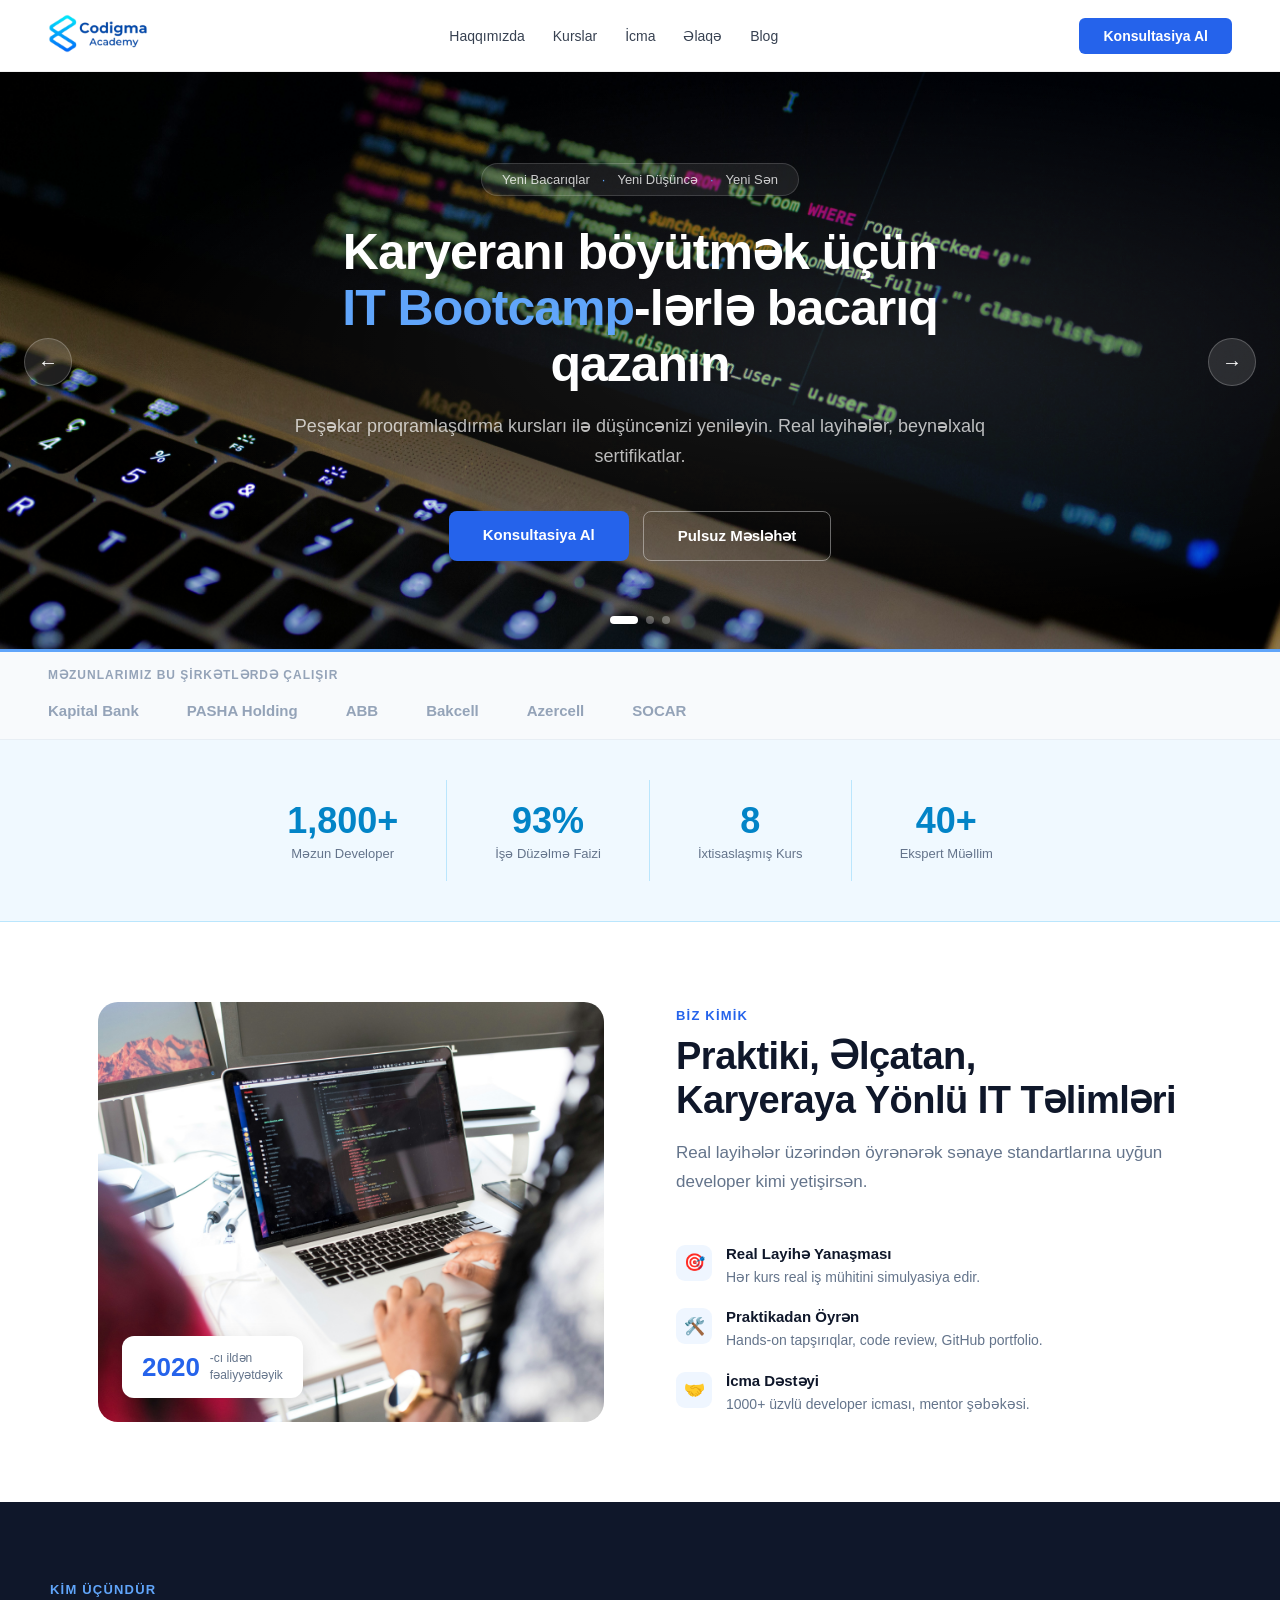
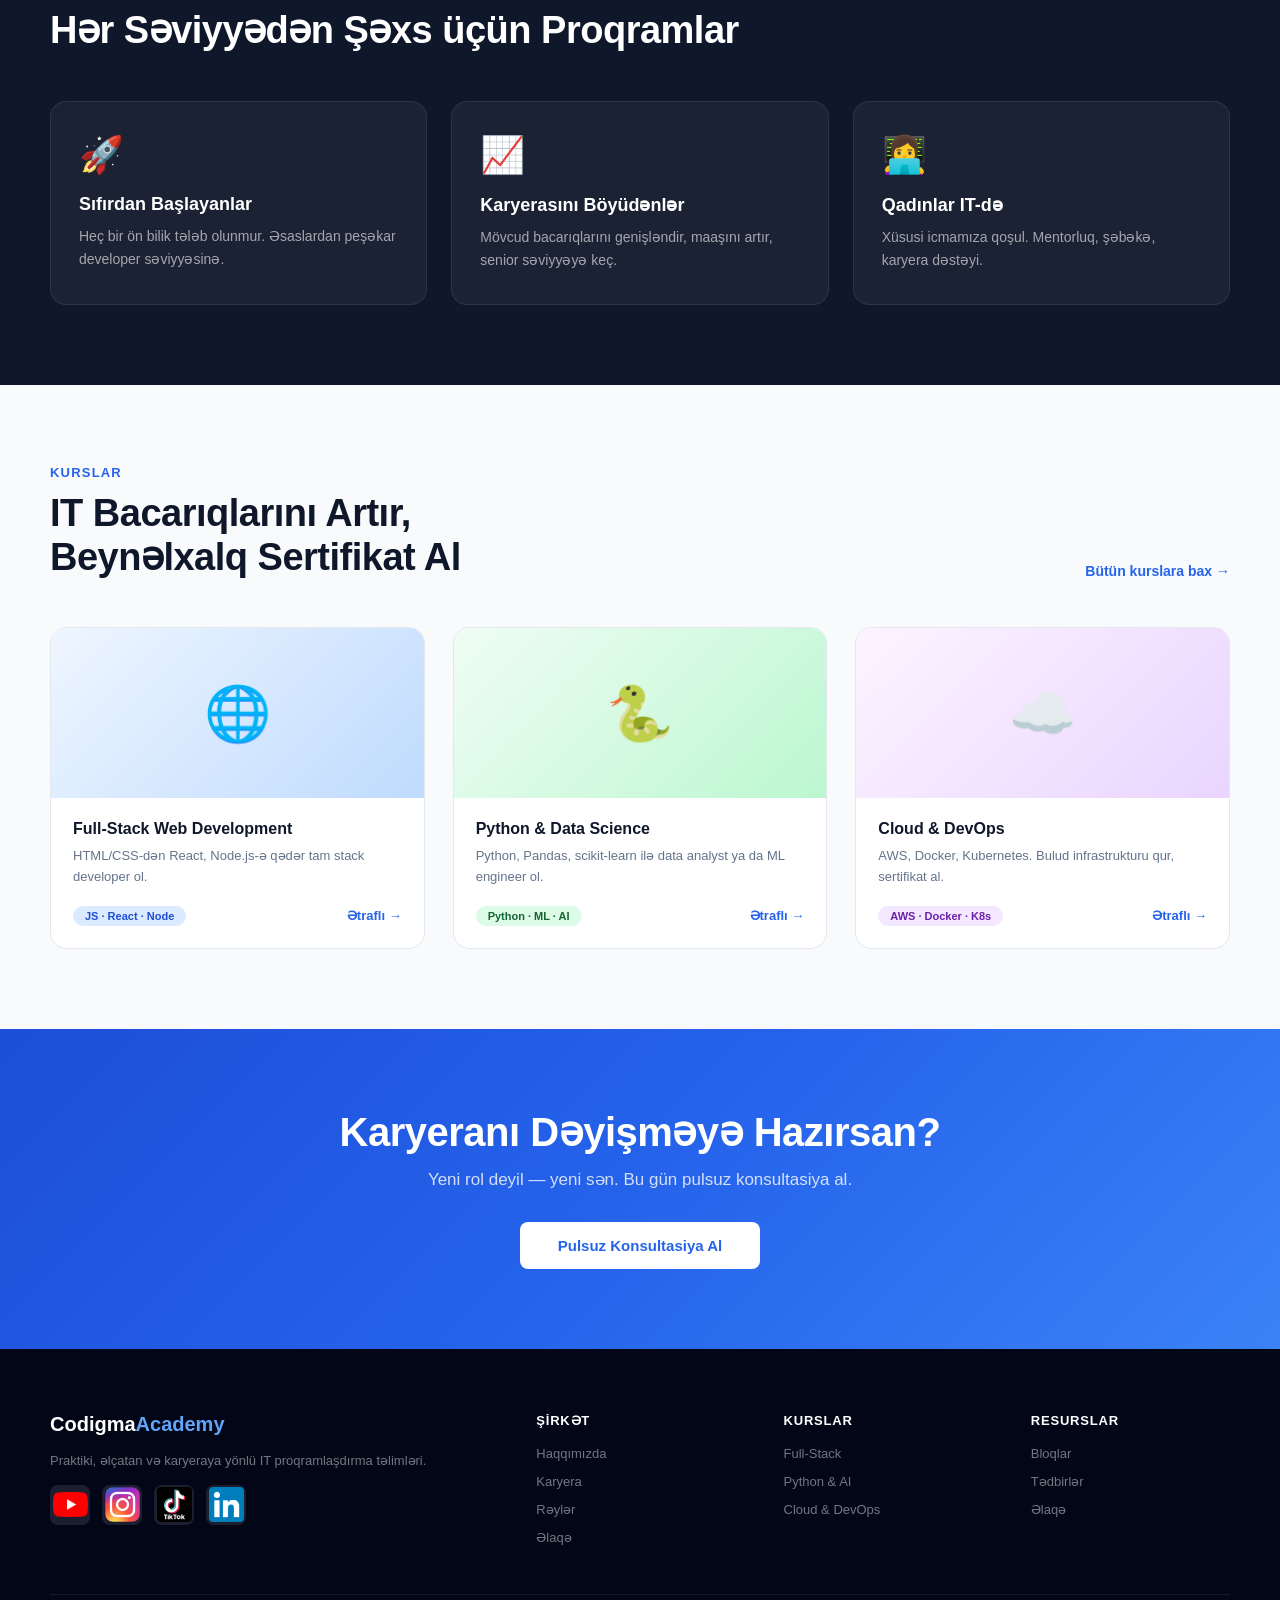
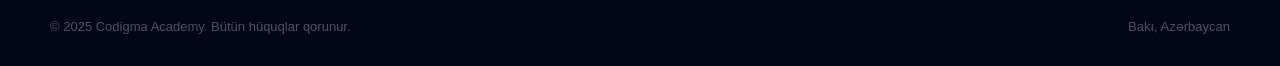
<file: index.html>
<!DOCTYPE html>
<html lang="az">
<head>
<link rel="stylesheet" href="./styles.css">
<meta charset="UTF-8">
<meta name="viewport" content="width=device-width, initial-scale=1.0">
<title>Codigma Academy</title>
    <link rel="icon" type="image/x-icon" href="./images/codigma.svg">

</head>
<body>

<nav>
    <a href="./" class="logo">
    <img style="width: 100px;" src="./images/cdgma.png" alt="" srcset="">
  </a>  
  <ul class="nav-links" id="navLinks">
    <li><a href="./about/">Haqqımızda</a></li>
    <li><a href="./courses/">Kurslar</a></li>
    <li><a href="./reviews/">İcma</a></li>
    <li><a href="./contact/">Əlaqə</a></li>
    <li><a href="./blog.html">Blog</a></li>
  </ul>
  <a href="./contact/" class="nav-cta">Konsultasiya Al</a>

  <button class="mobile-menu-btn" id="mobileMenuBtn">
    <span></span>
    <span></span>
    <span></span>
  </button>

</nav>

<div class="hero" id="hero">
  <div class="slides-track" id="track">

    <div class="slide slide-1 is-active">
      <div class="slide-progress"><div class="slide-progress-fill" id="f0"></div></div>
      <div class="slide-content">
        <div class="slide-eyebrow"><span>Yeni Bacarıqlar</span><span class="dot">·</span><span>Yeni Düşüncə</span><span class="dot">·</span><span>Yeni Sən</span></div>
        <h1>Karyeranı böyütmək üçün<br><em>IT Bootcamp</em>-lərlə bacarıq qazanın</h1>
        <p>Peşəkar proqramlaşdırma kursları ilə düşüncənizi yeniləyin. Real layihələr, beynəlxalq sertifikatlar.</p>
        <div class="slide-btns"><a href="#" class="btn-solid">Konsultasiya Al</a><a href="#" class="btn-ghost">Pulsuz Məsləhət</a></div>
      </div>
    </div>

    <div class="slide slide-2">
      <div class="slide-progress"><div class="slide-progress-fill" id="f1"></div></div>
      <div class="slide-content">
        <div class="slide-eyebrow"><span>Python</span><span class="dot">·</span><span>Data Science</span><span class="dot">·</span><span>Maşın Öyrənməsi</span></div>
        <h1>Datanı gəlirə çevirmək üçün<br><em>Python & AI</em> öyrən</h1>
        <p>Pandas, NumPy, scikit-learn, TensorFlow. Data analyst ya da ML engineer ol. Real dataset-lər üzərindən.</p>
        <div class="slide-btns"><a href="#" class="btn-solid">Kursa Bax</a><a href="#" class="btn-ghost">Ətraflı Məlumat</a></div>
      </div>
    </div>

    <div class="slide slide-3">
      <div class="slide-progress"><div class="slide-progress-fill" id="f2"></div></div>
      <div class="slide-content">
        <div class="slide-eyebrow"><span>AWS</span><span class="dot">·</span><span>Docker</span><span class="dot">·</span><span>Kubernetes</span></div>
        <h1>Bulud infrastrukturunu<br>idarə etməyi öyrən — <em>DevOps</em></h1>
        <p>CI/CD pipeline-ları, konteynerləşmə, AWS sertifikatı. Müasir texnologiyanın önündə ol.</p>
        <div class="slide-btns"><a href="#" class="btn-solid">Kursa Bax</a><a href="#" class="btn-ghost">Pulsuz Məsləhət</a></div>
      </div>
    </div>

  </div>

  <button class="hero-arrow prev" id="btnPrev">&#8592;</button>
  <button class="hero-arrow next" id="btnNext">&#8594;</button>

  <div class="hero-dots" id="dots">
    <button class="active" data-i="0"></button>
    <button data-i="1"></button>
    <button data-i="2"></button>
  </div>
</div>

<div class="trust-bar">
  <div class="trust-label">Məzunlarımız bu şirkətlərdə çalışır</div>
  <div class="trust-logos">
    <span class="trust-logo">Kapital Bank</span>
    <span class="trust-logo">PASHA Holding</span>
    <span class="trust-logo">ABB</span>
    <span class="trust-logo">Bakcell</span>
    <span class="trust-logo">Azercell</span>
    <span class="trust-logo">SOCAR</span>
  </div>
</div>

<div class="stats">
  <div class="stat"><div class="stat-num">1,800+</div><div class="stat-label">Məzun Developer</div></div>
  <div class="stat"><div class="stat-num">93%</div><div class="stat-label">İşə Düzəlmə Faizi</div></div>
  <div class="stat"><div class="stat-num">8</div><div class="stat-label">İxtisaslaşmış Kurs</div></div>
  <div class="stat"><div class="stat-num">40+</div><div class="stat-label">Ekspert Müəllim</div></div>
</div>

<div class="who">
  <div class="who-img">
    <div class="who-badge"><div class="num">2020</div><div class="txt">-cı ildən<br>fəaliyyətdəyik</div></div>
  </div>
  <div>
    <div class="sec-label">Biz kimik</div>
    <h2 class="sec-title">Praktiki, Əlçatan,<br>Karyeraya Yönlü IT Təlimləri</h2>
    <p class="sec-sub">Real layihələr üzərindən öyrənərək sənaye standartlarına uyğun developer kimi yetişirsən.</p>
    <div class="who-features">
      <div class="wf"><div class="wf-icon">🎯</div><div><h4>Real Layihə Yanaşması</h4><p>Hər kurs real iş mühitini simulyasiya edir.</p></div></div>
      <div class="wf"><div class="wf-icon">🛠️</div><div><h4>Praktikadan Öyrən</h4><p>Hands-on tapşırıqlar, code review, GitHub portfolio.</p></div></div>
      <div class="wf"><div class="wf-icon">🤝</div><div><h4>İcma Dəstəyi</h4><p>1000+ üzvlü developer icması, mentor şəbəkəsi.</p></div></div>
    </div>
  </div>
</div>

<div class="for-section">
  <div class="for-inner">
    <div class="sec-label" style="color:#60a5fa">Kim üçündür</div>
    <h2 class="sec-title" style="color:#fff">Hər Səviyyədən Şəxs üçün Proqramlar</h2>
    <div class="for-grid">
      <div class="for-card"><span class="for-card-icon">🚀</span><h3>Sıfırdan Başlayanlar</h3><p>Heç bir ön bilik tələb olunmur. Əsaslardan peşəkar developer səviyyəsinə.</p></div>
      <div class="for-card"><span class="for-card-icon">📈</span><h3>Karyerasını Böyüdənlər</h3><p>Mövcud bacarıqlarını genişləndir, maaşını artır, senior səviyyəyə keç.</p></div>
      <div class="for-card"><span class="for-card-icon">👩‍💻</span><h3>Qadınlar IT-də</h3><p>Xüsusi icmamıza qoşul. Mentorluq, şəbəkə, karyera dəstəyi.</p></div>
    </div>
  </div>
</div>

<div class="courses-bg">
  <div class="courses-inner">
    <div class="courses-head">
      <div>
        <div class="sec-label">Kurslar</div>
        <h2 class="sec-title" style="margin-bottom:0">IT Bacarıqlarını Artır,<br>Beynəlxalq Sertifikat Al</h2>
      </div>
      <a href="#" class="view-all">Bütün kurslara bax →</a>
    </div>
    <div class="courses-grid">
      <div class="c-card cc1"><div class="c-card-top">🌐</div><div class="c-card-body"><h3>Full-Stack Web Development</h3><p>HTML/CSS-dən React, Node.js-ə qədər tam stack developer ol.</p><div class="c-card-footer"><span class="c-pill">JS · React · Node</span><a href="#" class="c-link">Ətraflı →</a></div></div></div>
      <div class="c-card cc2"><div class="c-card-top">🐍</div><div class="c-card-body"><h3>Python & Data Science</h3><p>Python, Pandas, scikit-learn ilə data analyst ya da ML engineer ol.</p><div class="c-card-footer"><span class="c-pill">Python · ML · AI</span><a href="#" class="c-link">Ətraflı →</a></div></div></div>
      <div class="c-card cc3"><div class="c-card-top">☁️</div><div class="c-card-body"><h3>Cloud & DevOps</h3><p>AWS, Docker, Kubernetes. Bulud infrastrukturu qur, sertifikat al.</p><div class="c-card-footer"><span class="c-pill">AWS · Docker · K8s</span><a href="#" class="c-link">Ətraflı →</a></div></div></div>
    </div>
  </div>
</div>

<div class="cta-sec">
  <h2>Karyeranı Dəyişməyə Hazırsan?</h2>
  <p>Yeni rol deyil — yeni sən. Bu gün pulsuz konsultasiya al.</p>
  <a href="#" class="btn-white">Pulsuz Konsultasiya Al</a>
</div>

<footer>
  <div class="footer-inner">
    <div class="footer-top">
      <div><div class="footer-logo">Codigma<span>Academy</span></div><p class="footer-desc">Praktiki, əlçatan və karyeraya yönlü IT proqramlaşdırma təlimləri.</p><div class="footer-socials"><a href="https://www.youtube.com" target="_blank" rel="noopener noreferrer" title="YouTube"><img src="./images/YouTube_full-color_icon_(2017).svg.webp" class="social-img" alt="" srcset=""></a><a href="https://www.instagram.com" target="_blank" rel="noopener noreferrer" title="Instagram"><img src="./images/Instagram_logo_2016.svg.png" class="social-img" alt=""></a><a href="https://www.tiktok.com" target="_blank" rel="noopener noreferrer" title="TikTok"><img src="./images/tiktok-logo.svg" class="social-img" alt="" srcset=""></a><a href="https://www.linkedin.com" target="_blank" rel="noopener noreferrer" title="LinkedIn"><img src="./images/LinkedIn_icon.svg.webp" class="social-img" class="social-img" alt="" srcset=""></a></div></div>
      <div class="footer-col"><h4>Şirkət</h4><ul><li><a href="./about/">Haqqımızda</a></li><li><a href="./careers/">Karyera</a></li><li><a href="./reviews/">Rəylər</a></li><li><a href="./contact/">Əlaqə</a></li></ul></div>
      <div class="footer-col"><h4>Kurslar</h4><ul><li><a href="./courses/">Full-Stack</a></li><li><a href="./courses/">Python & AI</a></li><li><a href="./courses/">Cloud & DevOps</a></li></ul></div>
      <div class="footer-col"><h4>Resurslar</h4><ul><li><a href="./blog.html">Bloqlar</a></li><li><a href="#">Tədbirlər</a></li><li><a href="./contact/">Əlaqə</a></li></ul></div>
    </div>
    <div class="footer-bottom"><p>© 2025 Codigma Academy. Bütün hüquqlar qorunur.</p><p>Bakı, Azərbaycan</p></div>
  </div>
</footer>

<script src="./script.js"></script>
</body>
</html>
</file>
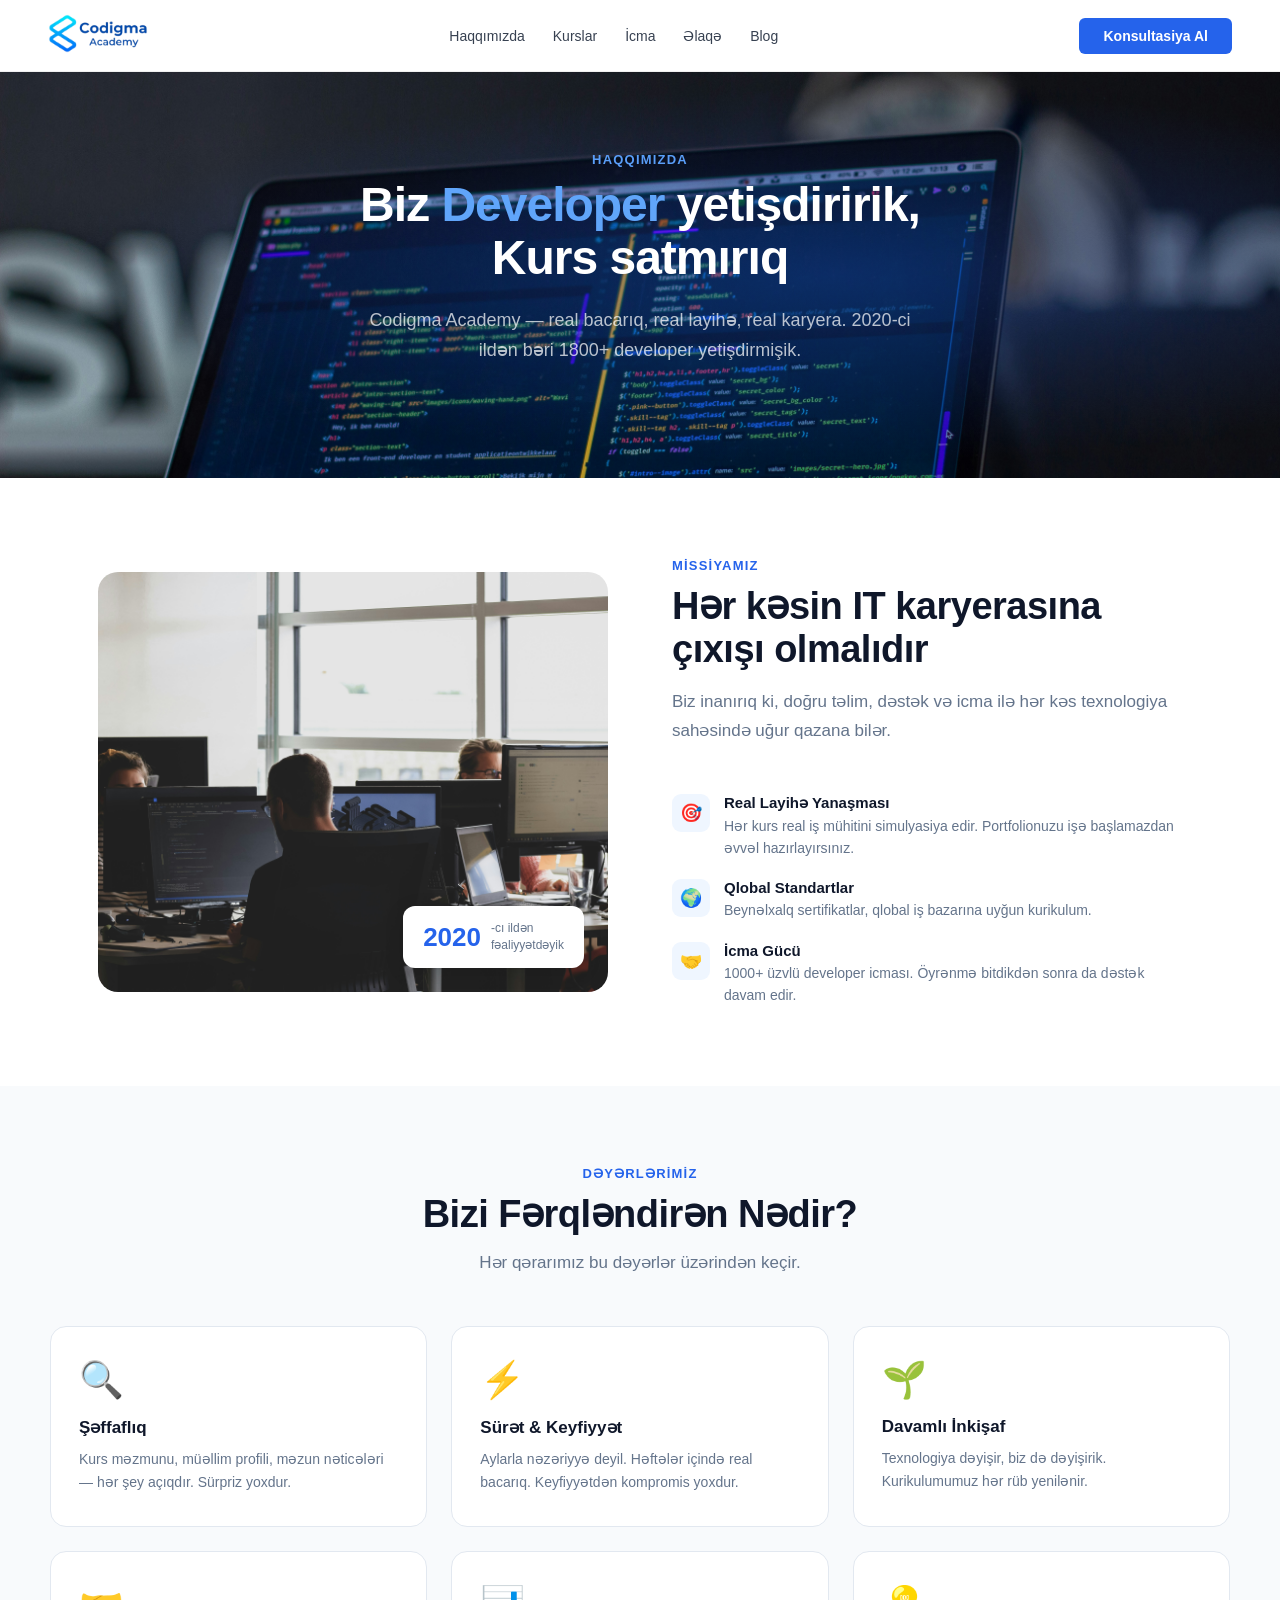
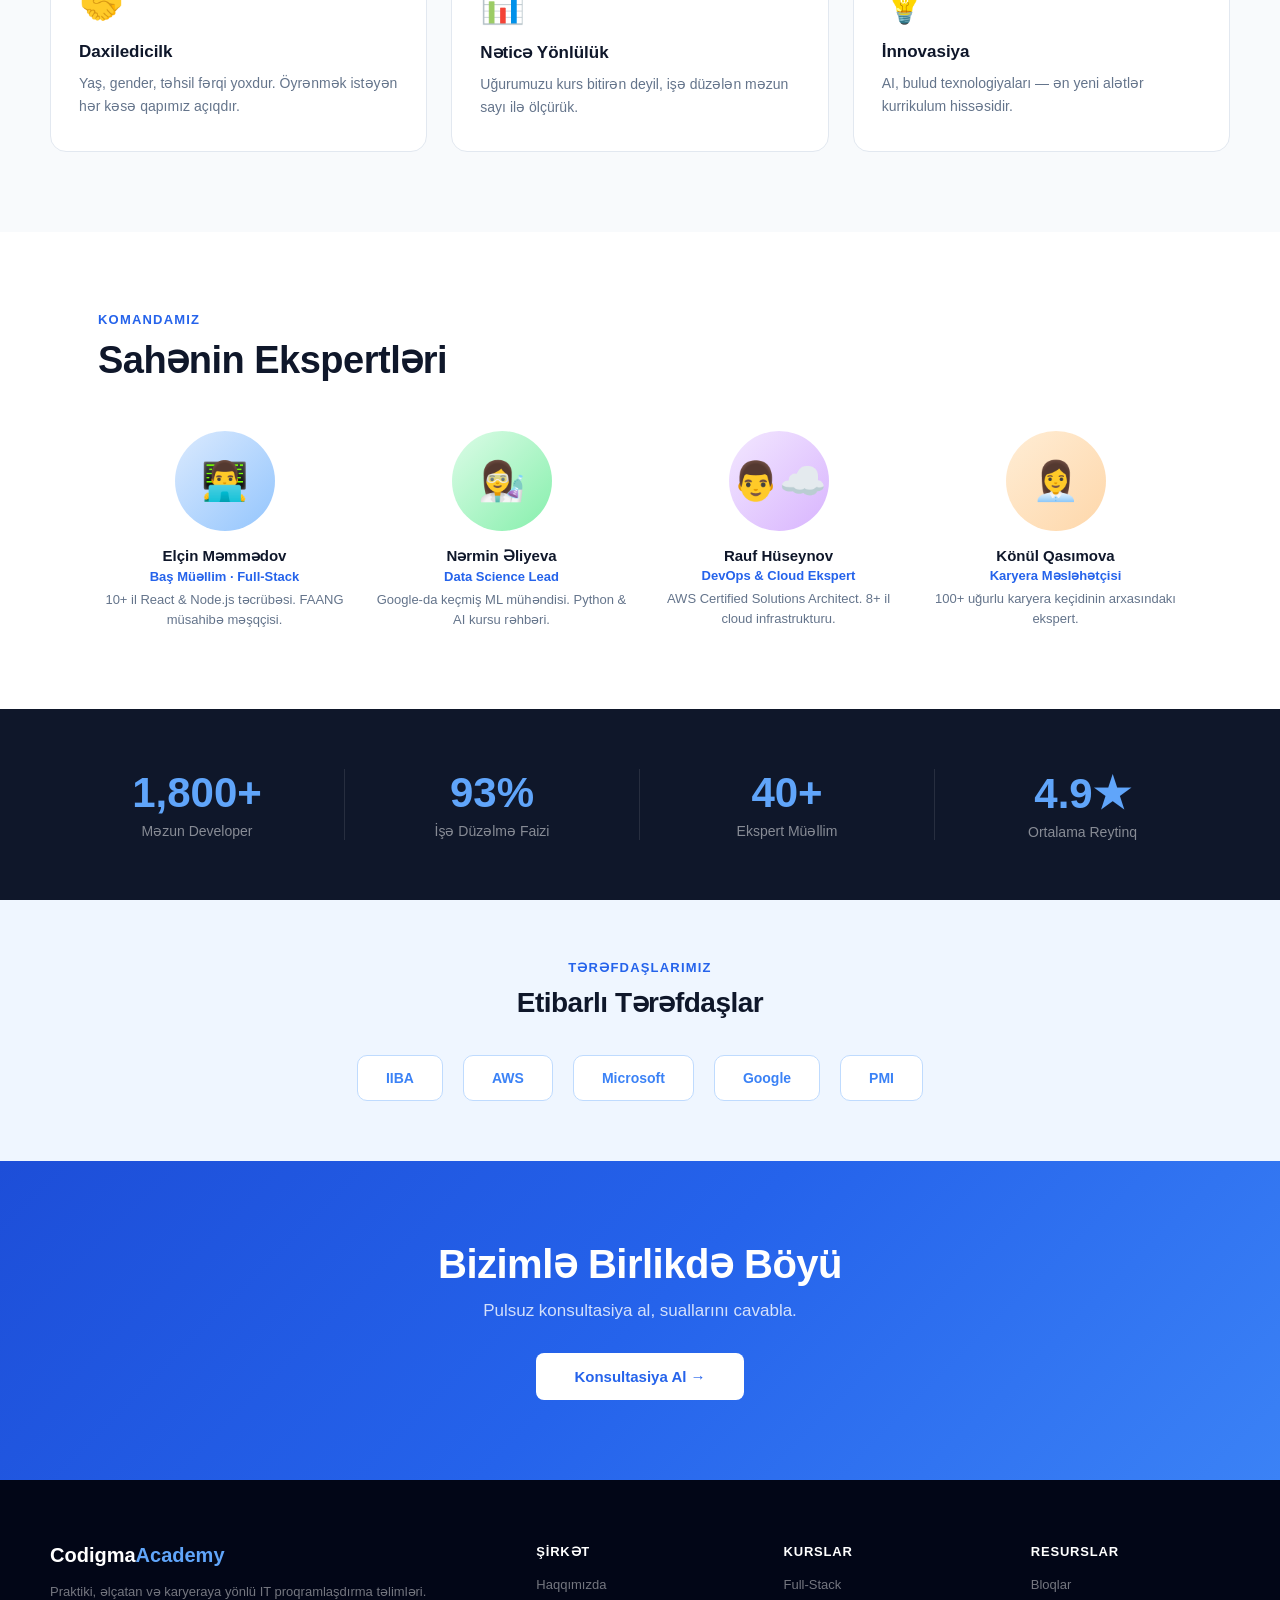
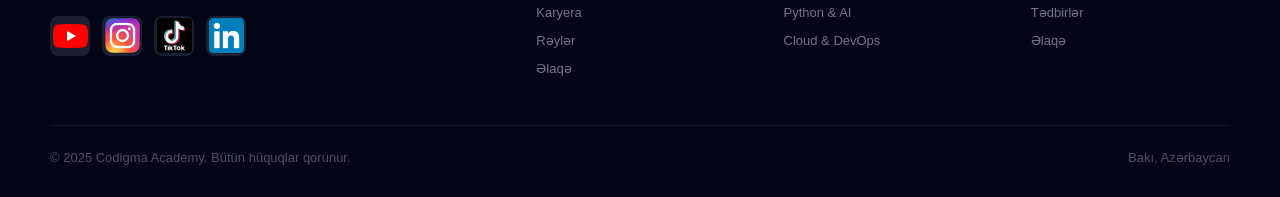
<file: about/index.html>
<!DOCTYPE html><html lang="az"><head><meta charset="UTF-8"><meta name="viewport" content="width=device-width,initial-scale=1.0">
<link rel="stylesheet" href="../styles.css">
    <link rel="icon" type="image/x-icon" href="../images/codigma.svg">
</head><body>
<nav>
  <a href="../" class="logo">
    <img style="width: 100px;" src="../images/cdgma.png" alt="" srcset="">
  </a>  
  <ul class="nav-links" id="navLinks">
    <li><a href="../about/">Haqqımızda</a></li>
    <li><a href="../courses/">Kurslar</a></li>
    <li><a href="../reviews/">İcma</a></li>
    <li><a href="../contact/">Əlaqə</a></li>
    <li><a href="../blog.html">Blog</a></li>
  </ul>
  <a href="../contact/" class="nav-cta">Konsultasiya Al</a>
  
  <!-- Mobile Menu Button -->
  <button class="mobile-menu-btn" id="mobileMenuBtn">
    <span></span>
    <span></span>
    <span></span>
  </button>
</nav>

<div class="page-hero about-image">
  <div class="label">Haqqımızda</div>
  <h1>Biz <em>Developer</em> yetişdiririk,<br>Kurs satmırıq</h1>
  <p>Codigma Academy — real bacarıq, real layihə, real karyera. 2020-ci ildən bəri 1800+ developer yetişdirmişik.</p>
</div>

<!-- MISSION -->
<div class="sec">
  <div class="mission-grid">
    <div class="mission-img">
      <div class="mission-badge">
        <div class="num">2020</div>
        <div class="txt">-cı ildən<br>fəaliyyətdəyik</div>
      </div>
    </div>
    <div>
      <div class="sec-label">Missiyamız</div>
      <h2 class="sec-title">Hər kəsin IT karyerasına çıxışı olmalıdır</h2>
      <p class="sec-sub">Biz inanırıq ki, doğru təlim, dəstək və icma ilə hər kəs texnologiya sahəsində uğur qazana bilər.</p>
      <div class="mission-points">
        <div class="mp"><div class="mp-icon">🎯</div><div><h4>Real Layihə Yanaşması</h4><p>Hər kurs real iş mühitini simulyasiya edir. Portfolionuzu işə başlamazdan əvvəl hazırlayırsınız.</p></div></div>
        <div class="mp"><div class="mp-icon">🌍</div><div><h4>Qlobal Standartlar</h4><p>Beynəlxalq sertifikatlar, qlobal iş bazarına uyğun kurikulum.</p></div></div>
        <div class="mp"><div class="mp-icon">🤝</div><div><h4>İcma Gücü</h4><p>1000+ üzvlü developer icması. Öyrənmə bitdikdən sonra da dəstək davam edir.</p></div></div>
      </div>
    </div>
  </div>
</div>

<!-- VALUES -->
<div class="values-bg">
  <div class="values-inner">
    <div class="sec-label" style="text-align:center">Dəyərlərimiz</div>
    <h2 class="sec-title" style="text-align:center;max-width:560px;margin:0 auto 12px">Bizi Fərqləndirən Nədir?</h2>
    <p class="sec-sub">Hər qərarımız bu dəyərlər üzərindən keçir.</p>
    <div class="values-grid">
      <div class="val-card"><span class="val-icon">🔍</span><h3>Şəffaflıq</h3><p>Kurs məzmunu, müəllim profili, məzun nəticələri — hər şey açıqdır. Sürpriz yoxdur.</p></div>
      <div class="val-card"><span class="val-icon">⚡</span><h3>Sürət & Keyfiyyət</h3><p>Aylarla nəzəriyyə deyil. Həftələr içində real bacarıq. Keyfiyyətdən kompromis yoxdur.</p></div>
      <div class="val-card"><span class="val-icon">🌱</span><h3>Davamlı İnkişaf</h3><p>Texnologiya dəyişir, biz də dəyişirik. Kurikulumumuz hər rüb yenilənir.</p></div>
      <div class="val-card"><span class="val-icon">🤝</span><h3>Daxiledicilk</h3><p>Yaş, gender, təhsil fərqi yoxdur. Öyrənmək istəyən hər kəsə qapımız açıqdır.</p></div>
      <div class="val-card"><span class="val-icon">📊</span><h3>Nəticə Yönlülük</h3><p>Uğurumuzu kurs bitirən deyil, işə düzələn məzun sayı ilə ölçürük.</p></div>
      <div class="val-card"><span class="val-icon">💡</span><h3>İnnovasiya</h3><p>AI, bulud texnologiyaları — ən yeni alətlər kurrikulum hissəsidir.</p></div>
    </div>
  </div>
</div>

<!-- TEAM -->
<div class="sec">
  <div class="sec-label">Komandamız</div>
  <h2 class="sec-title">Sahənin Ekspertləri</h2>
  <div class="team-grid">
    <div class="team-card"><div class="team-avatar t1">👨‍💻</div><h3>Elçin Məmmədov</h3><div class="role">Baş Müəllim · Full-Stack</div><p>10+ il React & Node.js təcrübəsi. FAANG müsahibə məşqçisi.</p></div>
    <div class="team-card"><div class="team-avatar t2">👩‍🔬</div><h3>Nərmin Əliyeva</h3><div class="role">Data Science Lead</div><p>Google-da keçmiş ML mühəndisi. Python & AI kursu rəhbəri.</p></div>
    <div class="team-card"><div class="team-avatar t3">👨‍☁️</div><h3>Rauf Hüseynov</h3><div class="role">DevOps & Cloud Ekspert</div><p>AWS Certified Solutions Architect. 8+ il cloud infrastrukturu.</p></div>
    <div class="team-card"><div class="team-avatar t4">👩‍💼</div><h3>Könül Qasımova</h3><div class="role">Karyera Məsləhətçisi</div><p>100+ uğurlu karyera keçidinin arxasındakı ekspert.</p></div>
  </div>
</div>

<!-- STATS -->
<div class="stats-band">
  <div class="stats-inner">
    <div class="st"><div class="st-num">1,800+</div><div class="st-label">Məzun Developer</div></div>
    <div class="st"><div class="st-num">93%</div><div class="st-label">İşə Düzəlmə Faizi</div></div>
    <div class="st"><div class="st-num">40+</div><div class="st-label">Ekspert Müəllim</div></div>
    <div class="st"><div class="st-num">4.9★</div><div class="st-label">Ortalama Reytinq</div></div>
  </div>
</div>

<!-- PARTNERS -->
<div class="partner-bg">
  <div class="partner-inner">
    <div class="sec-label">Tərəfdaşlarımız</div>
    <h2 class="sec-title">Etibarlı Tərəfdaşlar</h2>
    <div class="partner-logos">
      <div class="p-logo">IIBA</div>
      <div class="p-logo">AWS</div>
      <div class="p-logo">Microsoft</div>
      <div class="p-logo">Google</div>
      <div class="p-logo">PMI</div>
    </div>
  </div>
</div>

<div class="cta-sec">
  <h2>Bizimlə Birlikdə Böyü</h2>
  <p>Pulsuz konsultasiya al, suallarını cavabla.</p>
  <a href="#" class="btn-white">Konsultasiya Al →</a>
</div>

<footer>
  <div class="footer-inner">
    <div class="footer-top">
      <div><div class="footer-logo">Codigma<span>Academy</span></div><p class="footer-desc">Praktiki, əlçatan və karyeraya yönlü IT proqramlaşdırma təlimləri.</p><div class="footer-socials"><a href="https://www.youtube.com" target="_blank" rel="noopener noreferrer" title="YouTube"><img src="../images/YouTube_full-color_icon_(2017).svg.webp" class="social-img" alt="" srcset=""></a><a href="https://www.instagram.com" target="_blank" rel="noopener noreferrer" title="Instagram"><img src="../images/Instagram_logo_2016.svg.png" class="social-img" alt=""></a><a href="https://www.tiktok.com" target="_blank" rel="noopener noreferrer" title="TikTok"><img src="../images/tiktok-logo.svg" class="social-img" alt="" srcset=""></a><a href="https://www.linkedin.com" target="_blank" rel="noopener noreferrer" title="LinkedIn"><img src="../images/LinkedIn_icon.svg.webp" class="social-img" class="social-img" alt="" srcset=""></a></div></div>
      <div class="footer-col"><h4>Şirkət</h4><ul><li><a href="../about/">Haqqımızda</a></li><li><a href="../careers/">Karyera</a></li><li><a href="../reviews/">Rəylər</a></li><li><a href="../contact/">Əlaqə</a></li></ul></div>
      <div class="footer-col"><h4>Kurslar</h4><ul><li><a href="../courses/">Full-Stack</a></li><li><a href="../courses/">Python & AI</a></li><li><a href="../courses/">Cloud & DevOps</a></li></ul></div>
      <div class="footer-col"><h4>Resurslar</h4><ul><li><a href="../blog.html">Bloqlar</a></li><li><a href="#">Tədbirlər</a></li><li><a href="../contact/">Əlaqə</a></li></ul></div>
    </div>
    <div class="footer-bottom"><p>© 2025 Codigma Academy. Bütün hüquqlar qorunur.</p><p>Bakı, Azərbaycan</p></div>
  </div>
</footer>

<script src="../script.js"></script>
</body></html>
</file>
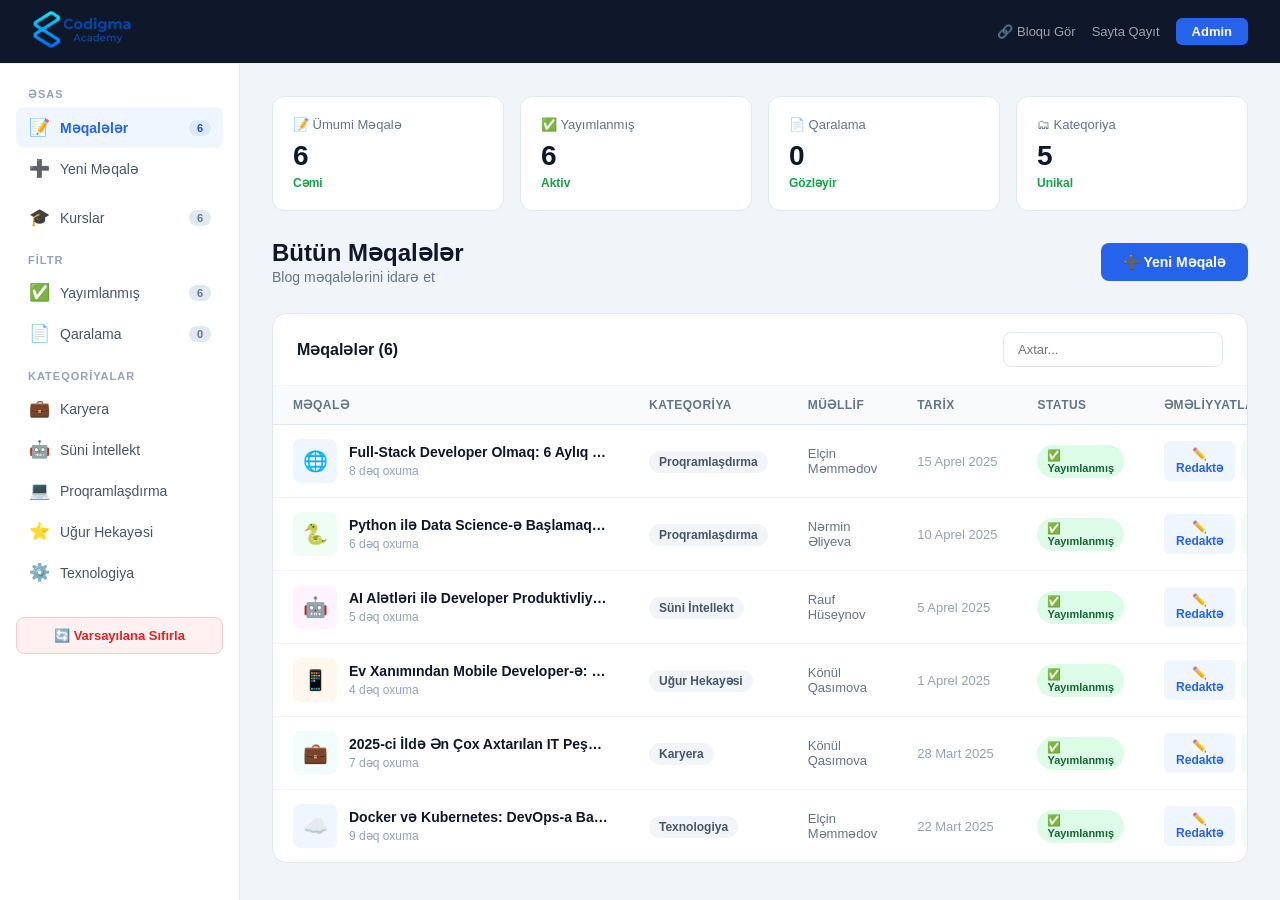
<file: admin/index.html>
<!DOCTYPE html>
<html lang="az">
<head>
<meta charset="UTF-8">
<meta name="viewport" content="width=device-width, initial-scale=1.0">
<title>Admin Panel — Codigma Academy Blog</title>
<link rel="stylesheet" href="../admin.css">
    <link rel="icon" type="image/x-icon" href="../images/codigma.svg">

<style>
  body { margin:0; }
  .admin-body { background:#f1f5f9; min-height:100vh; }
</style>
</head>
<body class="admin-body">

<!-- ADMIN NAV -->
<nav class="admin-nav">
  <a href="../" class="logo">
    <img style="width: 100px;" src="../images/cdgma.png" alt="" srcset="">
  </a>  <div class="admin-nav-right">
    <a href="../blog.html" target="_blank">🔗 Bloqu Gör</a>
    <a href="../index.html" target="_blank">Sayta Qayıt</a>
    <span class="admin-badge">Admin</span>
  </div>
</nav>

<div class="admin-layout">

  <!-- SIDEBAR -->
  <aside class="admin-sidebar">
    <div class="sidebar-section">
      <div class="sidebar-label">Əsas</div>
      <button class="sidebar-link active" onclick="showTab('posts')">
        <span class="s-icon">📝</span> Məqalələr
        <span class="s-count" id="sideCountAll">0</span>
      </button>
      <button class="sidebar-link" onclick="showTab('new')">
        <span class="s-icon">➕</span> Yeni Məqalə
      </button>
      <button class="sidebar-link" onclick="showTab('courses')" style="margin-top:8px">
        <span class="s-icon">🎓</span> Kurslar
        <span class="s-count" id="sideCountCourses">0</span>
      </button>
    </div>
    <div class="sidebar-section" style="margin-top:16px">
      <div class="sidebar-label">Filtr</div>
      <button class="sidebar-link" onclick="filterSidebar('published')">
        <span class="s-icon">✅</span> Yayımlanmış
        <span class="s-count" id="sideCountPub">0</span>
      </button>
      <button class="sidebar-link" onclick="filterSidebar('draft')">
        <span class="s-icon">📄</span> Qaralama
        <span class="s-count" id="sideCountDraft">0</span>
      </button>
    </div>
    <div class="sidebar-section" style="margin-top:16px">
      <div class="sidebar-label">Kateqoriyalar</div>
      <button class="sidebar-link" onclick="filterCat('Karyera')"><span class="s-icon">💼</span> Karyera</button>
      <button class="sidebar-link" onclick="filterCat('Süni İntellekt')"><span class="s-icon">🤖</span> Süni İntellekt</button>
      <button class="sidebar-link" onclick="filterCat('Proqramlaşdırma')"><span class="s-icon">💻</span> Proqramlaşdırma</button>
      <button class="sidebar-link" onclick="filterCat('Uğur Hekayəsi')"><span class="s-icon">⭐</span> Uğur Hekayəsi</button>
      <button class="sidebar-link" onclick="filterCat('Texnologiya')"><span class="s-icon">⚙️</span> Texnologiya</button>
    </div>
    <div class="sidebar-section" style="margin-top:24px;padding:0 16px">
      <button onclick="resetToDefaults()" style="width:100%;padding:10px;border-radius:8px;border:1px solid #fecaca;background:#fff1f2;color:#dc2626;font-size:13px;font-weight:600;cursor:pointer;">
        🔄 Varsayılana Sıfırla
      </button>
    </div>
  </aside>

  <!-- MAIN CONTENT -->
  <main class="admin-main">

    <!-- STATS -->
    <div class="admin-stats" id="statsRow">
      <div class="admin-stat-card"><div class="asc-label">📝 Ümumi Məqalə</div><div class="asc-num" id="statTotal">0</div><div class="asc-change">Cəmi</div></div>
      <div class="admin-stat-card"><div class="asc-label">✅ Yayımlanmış</div><div class="asc-num" id="statPub">0</div><div class="asc-change">Aktiv</div></div>
      <div class="admin-stat-card"><div class="asc-label">📄 Qaralama</div><div class="asc-num" id="statDraft">0</div><div class="asc-change">Gözləyir</div></div>
      <div class="admin-stat-card"><div class="asc-label">🗂 Kateqoriya</div><div class="asc-num" id="statCats">0</div><div class="asc-change">Unikal</div></div>
    </div>

    <!-- POSTS TABLE -->
    <div id="tabPosts">
      <div class="admin-topbar">
        <div>
          <h1 id="tableTitle">Bütün Məqalələr</h1>
          <p id="tableSubtitle">Blog məqalələrini idarə et</p>
        </div>
        <button class="btn-new" onclick="openModal()">➕ Yeni Məqalə</button>
      </div>

      <div class="admin-table-wrap">
        <div class="admin-table-header">
          <h2 id="tableHeading">Məqalələr</h2>
          <input class="admin-search" id="adminSearch" type="text" placeholder="Axtar..." oninput="renderTable()">
        </div>
        <div style="overflow-x:auto">
          <table>
            <thead>
              <tr>
                <th>Məqalə</th>
                <th>Kateqoriya</th>
                <th>Müəllif</th>
                <th>Tarix</th>
                <th>Status</th>
                <th>Əməliyyatlar</th>
              </tr>
            </thead>
            <tbody id="postsTbody"></tbody>
          </table>
        </div>
      </div>
    </div>

    <!-- NEW POST FORM (inline) -->
    <div id="tabNew" style="display:none">
      <div class="admin-topbar">
        <div>
          <h1>Yeni Məqalə</h1>
          <p>Blog üçün yeni məqalə yaz</p>
        </div>
        <button class="btn-new" style="background:#64748b" onclick="showTab('posts')">← Geri Qayıt</button>
      </div>
      <div style="background:#fff;border:1px solid #e2e8f0;border-radius:16px;padding:36px;max-width:800px">
        <div id="inlineForm"></div>
        <div style="display:flex;gap:10px;margin-top:24px;justify-content:flex-end;border-top:1px solid #f1f5f9;padding-top:20px">
          <button class="btn-cancel" onclick="showTab('posts')">İmtina</button>
          <button class="btn-save" onclick="saveInlineForm('draft')">📄 Qaralama Saxla</button>
          <button class="btn-publish" onclick="saveInlineForm('published')">✅ Yayımla</button>
        </div>
      </div>
    </div>

    <!-- COURSES TAB -->
    <div id="tabCourses" style="display:none">
      <div class="admin-topbar">
        <div>
          <h1 id="courseTitle">Bütün Kurslar</h1>
          <p>Kursları idarə et</p>
        </div>
        <button class="btn-new" onclick="openCourseModal()">➕ Yeni Kurs</button>
      </div>

      <div class="admin-table-wrap">
        <div class="admin-table-header">
          <h2 id="courseHeading">Kurslar</h2>
          <input class="admin-search" id="courseSearch" type="text" placeholder="Axtar..." oninput="renderCourseTable()">
        </div>
        <div style="overflow-x:auto">
          <table>
            <thead>
              <tr>
                <th>Kurs</th>
                <th>Səviyyə</th>
                <th>Müddət</th>
                <th>Qiymət</th>
                <th>Fərqli</th>
                <th>Əməliyyatlar</th>
              </tr>
            </thead>
            <tbody id="coursesTbody"></tbody>
          </table>
        </div>
      </div>
    </div>

  </main>
</div>

<!-- MODAL (edit) -->
<div class="modal-overlay" id="modalOverlay" onclick="closeModalOutside(event)">
  <div class="modal">
    <div class="modal-header">
      <h2 id="modalTitle">Məqaləni Redaktə Et</h2>
      <button class="modal-close" onclick="closeModal()">✕</button>
    </div>
    <div class="modal-body" id="modalBody"></div>
    <div class="modal-footer">
      <button class="btn-cancel" onclick="closeModal()">İmtina</button>
      <button class="btn-save" onclick="saveModal('draft')">📄 Qaralama</button>
      <button class="btn-publish" onclick="saveModal('published')">✅ Yayımla</button>
    </div>
  </div>
</div>

<!-- DELETE CONFIRM -->
<div class="modal-overlay" id="delOverlay" onclick="closeDelOutside(event)">
  <div class="modal" style="max-width:420px">
    <div class="modal-header">
      <h2>Məqaləni Sil</h2>
      <button class="modal-close" onclick="closeDel()">✕</button>
    </div>
    <div class="modal-body">
      <p style="font-size:15px;color:#64748b;line-height:1.6">Bu məqaləni silmək istədiyinizə əminsiniz? Bu əməliyyat geri alına bilməz.</p>
      <div id="delPostTitle" style="background:#fef2f2;border:1px solid #fecaca;border-radius:8px;padding:12px 16px;margin-top:14px;font-size:14px;font-weight:600;color:#dc2626"></div>
    </div>
    <div class="modal-footer">
      <button class="btn-cancel" onclick="closeDel()">İmtina</button>
      <button class="action-btn btn-del" style="padding:11px 22px;font-size:14px" onclick="confirmDelete()">🗑 Sil</button>
    </div>
  </div>
</div>

<!-- COURSE MODAL -->
<div class="modal-overlay" id="courseModalOverlay" onclick="closeCourseModalOutside(event)">
  <div class="modal">
    <div class="modal-header">
      <h2 id="courseModalTitle">Yeni Kurs</h2>
      <button class="modal-close" onclick="closeCourseModal()">✕</button>
    </div>
    <div class="modal-body" id="courseModalBody"></div>
    <div class="modal-footer">
      <button class="btn-cancel" onclick="closeCourseModal()">İmtina</button>
      <button class="btn-publish" onclick="saveCourse()">💾 Saxla</button>
    </div>
  </div>
</div>

<!-- DELETE COURSE CONFIRM -->
<div class="modal-overlay" id="delCourseOverlay" onclick="closeDelCourseOutside(event)">
  <div class="modal" style="max-width:420px">
    <div class="modal-header">
      <h2>Kursu Sil</h2>
      <button class="modal-close" onclick="closeDelCourse()">✕</button>
    </div>
    <div class="modal-body">
      <p style="font-size:15px;color:#64748b;line-height:1.6">Bu kursu silmək istədiyinizə əminsiniz?</p>
      <div id="delCourseTitle" style="background:#fef2f2;border:1px solid #fecaca;border-radius:8px;padding:12px 16px;margin-top:14px;font-size:14px;font-weight:600;color:#dc2626"></div>
    </div>
    <div class="modal-footer">
      <button class="btn-cancel" onclick="closeDelCourse()">İmtina</button>
      <button class="action-btn btn-del" style="padding:11px 22px;font-size:14px" onclick="confirmDeleteCourse()">🗑 Sil</button>
    </div>
  </div>
</div>

<!-- TOAST -->
<div class="toast" id="toast"></div>

<script>
// ── Data ──
const DEFAULT_POSTS = [
  { id:1, title:"Full-Stack Developer Olmaq: 6 Aylıq Yol Xəritəsi", category:"Proqramlaşdırma", excerpt:"Sıfırdan Full-Stack developer olmaq üçün hansı texnologiyaları, hansı sırada öyrənmək lazımdır? Ətraflı yol xəritəsi.", content:"Bu məqalədə sıfırdan Full-Stack developer olmaq üçün 6 aylıq detallı yol xəritəsi təqdim edirik. HTML/CSS-dən başlayaraq JavaScript, React, Node.js, PostgreSQL-ə qədər hər mərhələni izah edirik.", emoji:"🌐", author:"Elçin Məmmədov", date:"15 Aprel 2025", readTime:"8 dəq", status:"published", bg:"#eff6ff" },
  { id:2, title:"Python ilə Data Science-ə Başlamaq: Praktiki Bələdçi", category:"Proqramlaşdırma", excerpt:"Pandas, NumPy və scikit-learn kitabxanaları ilə data analizi dünyasına ilk addımınızı atın.", content:"Python proqramlaşdırma dilini öyrəndikdən sonra data science dünyasına keçid etmək üçün bu bələdçi sizə kömək edəcək.", emoji:"🐍", author:"Nərmin Əliyeva", date:"10 Aprel 2025", readTime:"6 dəq", status:"published", bg:"#f0fdf4" },
  { id:3, title:"AI Alətləri ilə Developer Produktivliyini 3× Artırın", category:"Süni İntellekt", excerpt:"ChatGPT, GitHub Copilot, Cursor — bu alətlər gündəlik iş axışınızı necə dəyişdirə bilər?", content:"Süni intellekt alətlərindən düzgün istifadə etmək developer-lərin produktivliyini əhəmiyyətli dərəcədə artıra bilər.", emoji:"🤖", author:"Rauf Hüseynov", date:"5 Aprel 2025", readTime:"5 dəq", status:"published", bg:"#fdf4ff" },
  { id:4, title:"Ev Xanımından Mobile Developer-ə: Leylanın Hekayəsi", category:"Uğur Hekayəsi", excerpt:"4 aylıq React Native kursu, bir iş müsahibəsi və yeni bir həyat.", content:"Leyla Mustafayevanın inanılmaz karyera hekayəsi — ev xanımından mobil tətbiq developeri olmağın yolu.", emoji:"📱", author:"Könül Qasımova", date:"1 Aprel 2025", readTime:"4 dəq", status:"published", bg:"#fff7ed" },
  { id:5, title:"2025-ci İldə Ən Çox Axtarılan IT Peşələri", category:"Karyera", excerpt:"Bazarın tələb etdiyi peşələr, maaş gözləntiləri və hansı bacarıqların sizi önə çıxaracağı haqqında.", content:"2025-ci ildə IT bazarında ən çox tələb olunan peşələr, ortalama maaşlar və tələb olunan bacarıqlar.", emoji:"💼", author:"Könül Qasımova", date:"28 Mart 2025", readTime:"7 dəq", status:"published", bg:"#f0fdfa" },
  { id:6, title:"Docker və Kubernetes: DevOps-a Başlayanlar üçün", category:"Texnologiya", excerpt:"Konteynerləşmə nədir, niyə vacibdir və sadə bir tətbiqi Docker ilə necə deploy etmək olar?", content:"Docker konteynerləri, Kubernetes orkestrasyonu və CI/CD pipeline-ları haqqında başlanğıc səviyyəli bələdçi.", emoji:"☁️", author:"Elçin Məmmədov", date:"22 Mart 2025", readTime:"9 dəq", status:"published", bg:"#eff6ff" },
];

const DEFAULT_COURSES = [
  { id:1, title:"Full-Stack Web Development", level:"Başlanğıc → Orta", duration:"6 ay", price:"1,200", description:"HTML/CSS, JS, React, Node.js, PostgreSQL. Tam stack developer ol, portfolio hazırla.", emoji:"🌐", badge:"Ən Populyar" },
  { id:2, title:"Python & Data Science", level:"Başlanğıc → İrəli", duration:"5 ay", price:"1,100", description:"Python, Pandas, NumPy, scikit-learn, ML əsasları. Data analyst ya da ML engineer ol.", emoji:"🐍", badge:"" },
  { id:3, title:"Cloud & DevOps", level:"Orta → İrəli", duration:"4 ay", price:"1,300", description:"AWS, Docker, Kubernetes, CI/CD. Bulud infrastrukturu qur, AWS sertifikatı al.", emoji:"☁️", badge:"" },
  { id:4, title:"Mobil Tətbiq (React Native)", level:"Başlanğıc → Orta", duration:"4 ay", price:"950", description:"iOS & Android üçün cross-platform tətbiq inkişaf etdir. App Store-da öz tətbiqin.", emoji:"📱", badge:"" },
  { id:5, title:"Kibertəhlükəsizlik", level:"Başlanğıc → Orta", duration:"5 ay", price:"1,150", description:"Etik hacking, penetrasyon testləri, network security. CompTIA Security+ hazırlığı.", emoji:"🛡️", badge:"" },
  { id:6, title:"Backend & Verilənlər Bazası", level:"Başlanğıc → Orta", duration:"4 ay", price:"1,000", description:"SQL, PostgreSQL, MongoDB, REST API, mikroservislər. Güclü backend mühəndisi ol.", emoji:"🗄️", badge:"" },
];

const BG_MAP = { "🌐":"#eff6ff","🐍":"#f0fdf4","🤖":"#fdf4ff","📱":"#fff7ed","💼":"#f0fdfa","☁️":"#eff6ff","🎓":"#f0fdf4","💡":"#fdf4ff","🛡️":"#fef2f2","🗄️":"#f0fdfa","📊":"#fef9c3","🚀":"#fff7ed","⭐":"#fef9c3","🔥":"#fff7ed" };
const EMOJIS = ["🌐","🐍","🤖","📱","💼","☁️","🎓","💡","🛡️","🗄️","📊","🚀","⭐","🔥"];
const CATS   = ["Karyera","Süni İntellekt","Proqramlaşdırma","Uğur Hekayəsi","Texnologiya"];

let sidebarFilter = 'all';
let sidebarCat    = '';
let editingId     = null;
let deletingId    = null;
let editingCourseId = null;
let deletingCourseId = null;

// ── Storage ──
function getPosts() {
  const s = localStorage.getItem('cn_posts');
  return s ? JSON.parse(s) : JSON.parse(JSON.stringify(DEFAULT_POSTS));
}
function savePosts(posts) {
  localStorage.setItem('cn_posts', JSON.stringify(posts));
}

function getCourses() {
  const s = localStorage.getItem('cn_courses');
  return s ? JSON.parse(s) : JSON.parse(JSON.stringify(DEFAULT_COURSES));
}
function saveCourses(courses) {
  localStorage.setItem('cn_courses', JSON.stringify(courses));
}

function resetToDefaults() {
  if (confirm('Bütün dəyişikliklər silinəcək. Davam etmək istəyirsiniz?')) {
    localStorage.removeItem('cn_posts');
    localStorage.removeItem('cn_courses');
    sidebarFilter = 'all'; sidebarCat = '';
    renderAll();
    toast('Varsayılan məqalələr və kurslar bərpa edildi', 'success');
  }
}

// ── UI helpers ──
function toast(msg, type='success') {
  const t = document.getElementById('toast');
  t.textContent = (type==='success'?'✅ ':'❌ ') + msg;
  t.className = `toast ${type} show`;
  setTimeout(() => t.classList.remove('show'), 3000);
}
function showTab(tab) {
  document.getElementById('tabPosts').style.display = tab==='posts' ? '' : 'none';
  document.getElementById('tabNew').style.display   = tab==='new'   ? '' : 'none';
  document.getElementById('tabCourses').style.display = tab==='courses' ? '' : 'none';
  document.querySelectorAll('.sidebar-link').forEach(l => l.classList.remove('active'));
  document.querySelector(`[onclick="showTab('${tab}')"]`)?.classList.add('active');
  if (tab==='new') {
    buildForm(document.getElementById('inlineForm'), null);
  } else if (tab==='courses') {
    renderCourseTable();
  }
}
function filterSidebar(f) {
  sidebarFilter = f; sidebarCat = '';
  showTab('posts');
  document.getElementById('tableTitle').textContent = f==='published' ? 'Yayımlanmış Məqalələr' : 'Qaralama Məqalələr';
  renderTable();
}
function filterCat(cat) {
  sidebarCat = cat; sidebarFilter = 'all';
  showTab('posts');
  document.getElementById('tableTitle').textContent = cat + ' Məqalələri';
  renderTable();
}

// ── Stats ──
function updateStats() {
  const posts = getPosts();
  const pub   = posts.filter(p=>p.status==='published').length;
  const draft = posts.filter(p=>p.status==='draft').length;
  const cats  = new Set(posts.map(p=>p.category)).size;
  const courses = getCourses();
  
  document.getElementById('statTotal').textContent = posts.length;
  document.getElementById('statPub').textContent   = pub;
  document.getElementById('statDraft').textContent = draft;
  document.getElementById('statCats').textContent  = cats;
  document.getElementById('sideCountAll').textContent   = posts.length;
  document.getElementById('sideCountPub').textContent   = pub;
  document.getElementById('sideCountDraft').textContent = draft;
  document.getElementById('sideCountCourses').textContent = courses.length;
}

// ── Table ──
function renderTable() {
  const q = (document.getElementById('adminSearch')?.value||'').toLowerCase();
  let posts = getPosts();
  if (sidebarFilter === 'published') posts = posts.filter(p=>p.status==='published');
  if (sidebarFilter === 'draft')     posts = posts.filter(p=>p.status==='draft');
  if (sidebarCat)                    posts = posts.filter(p=>p.category===sidebarCat);
  if (q) posts = posts.filter(p=>p.title.toLowerCase().includes(q)||p.category.toLowerCase().includes(q));

  document.getElementById('tableHeading').textContent = `Məqalələr (${posts.length})`;

  const tbody = document.getElementById('postsTbody');
  if (!posts.length) {
    tbody.innerHTML = `<tr><td colspan="6" style="text-align:center;padding:40px;color:#94a3b8">Məqalə tapılmadı</td></tr>`;
    return;
  }
  tbody.innerHTML = posts.map(p => `
    <tr>
      <td>
        <div class="post-title-cell">
          <div class="post-thumb-mini" style="background:${p.bg||BG_MAP[p.emoji]||'#f8fafc'};overflow:hidden">${p.image ? `<img src="${p.image}" style="width:100%;height:100%;object-fit:cover">` : p.emoji}</div>
          <div>
            <h4>${p.title}</h4>
            <span>${p.readTime||'5 dəq'} oxuma</span>
          </div>
        </div>
      </td>
      <td><span style="background:#f1f5f9;padding:4px 10px;border-radius:20px;font-size:12px;font-weight:600;color:#475569">${p.category}</span></td>
      <td style="font-size:13px;color:#64748b">${p.author}</td>
      <td style="font-size:13px;color:#94a3b8;white-space:nowrap">${p.date}</td>
      <td><span class="status-badge ${p.status==='published'?'status-pub':'status-draft'}">${p.status==='published'?'✅ Yayımlanmış':'📄 Qaralama'}</span></td>
      <td>
        <div class="action-btns">
          <button class="action-btn btn-edit" onclick="openModal(${p.id})">✏️ Redaktə</button>
          <button class="action-btn btn-view" onclick="toggleStatus(${p.id})">${p.status==='published'?'⬇️ Qaralama':'✅ Yayımla'}</button>
          <button class="action-btn btn-del" onclick="openDel(${p.id})">🗑</button>
        </div>
      </td>
    </tr>
  `).join('');
}

// ── Form builder ──
function buildForm(container, post) {
  const sel = (emoji) => post?.emoji===emoji ? 'selected' : '';
  container.innerHTML = `
    <div class="form-field">
      <label>Başlıq *</label>
      <input type="text" id="fTitle" placeholder="Məqalə başlığı..." value="${post?.title||''}">
    </div>
    <div class="form-row-2">
      <div class="form-field">
        <label>Kateqoriya *</label>
        <select id="fCat">
          ${CATS.map(c=>`<option value="${c}" ${post?.category===c?'selected':''}>${c}</option>`).join('')}
        </select>
      </div>
      <div class="form-field">
        <label>Müəllif</label>
        <input type="text" id="fAuthor" placeholder="Müəllif adı" value="${post?.author||''}">
      </div>
    </div>
    <div class="form-row-2">
      <div class="form-field">
        <label>Tarix</label>
        <input type="text" id="fDate" placeholder="15 Aprel 2025" value="${post?.date||new Date().toLocaleDateString('az-AZ',{day:'numeric',month:'long',year:'numeric'})}">
      </div>
      <div class="form-field">
        <label>Oxuma vaxtı</label>
        <input type="text" id="fRead" placeholder="5 dəq" value="${post?.readTime||'5 dəq'}">
      </div>
    </div>
    <div class="form-field">
      <label>Şəkil (JPG/PNG)</label>
      <input type="file" id="fImage" accept="image/*" style="cursor:pointer">
      ${post?.image ? `<div style="margin-top:8px"><img id="fImagePreview" src="${post.image}" style="max-width:140px;border-radius:8px;border:1px solid #e6e6e6"></div><button type="button" class="btn-cancel" onclick="removePostImage()" style="margin-top:8px">Şəkli Sil</button>` : `<div style="margin-top:8px"><img id="fImagePreview" style="display:none;max-width:140px;border-radius:8px;border:1px solid #e6e6e6"></div>`}
    </div>
    <div class="form-field">
      <label>Qısa Xülasə *</label>
      <textarea id="fExcerpt" placeholder="Məqalənin qısa xülasəsi (kart görünüşündə göstərilir)..." style="min-height:80px">${post?.excerpt||''}</textarea>
    </div>
    <div class="form-field">
      <label>Məqalə Mətni *</label>
      <textarea id="fContent" placeholder="Məqalənin tam mətni buraya yazın...">${post?.content||''}</textarea>
    </div>
  `;
}

function pickEmoji(el, emoji) {
  document.querySelectorAll('.emoji-opt').forEach(e=>e.classList.remove('selected'));
  el.classList.add('selected');
  document.getElementById('fEmoji').value = emoji;
}

function previewBlogImage(e) {
  const file = e.target.files[0];
  if (!file) return;
  const reader = new FileReader();
  reader.onload = (evt) => {
    const preview = document.getElementById('fImagePreview');
    if (preview) {
      preview.src = evt.target.result;
      preview.style.display = 'block';
    }
  };
  reader.readAsDataURL(file);
}

function removePostImage() {
  document.getElementById('fImage').value = '';
  const preview = document.getElementById('fImagePreview');
  if (preview) {
    preview.style.display = 'none';
    preview.src = '';
  }
}

function collectForm() {
  return new Promise(resolve => {
    const imageInput = document.getElementById('fImage');
    let imageData = '';
    
    if (imageInput?.files?.[0]) {
      const reader = new FileReader();
      reader.onload = (e) => {
        imageData = e.target.result; // base64
        const emoji = document.getElementById('fEmoji')?.value || '💡';
        resolve({
          title:    document.getElementById('fTitle').value.trim(),
          category: document.getElementById('fCat').value,
          author:   document.getElementById('fAuthor').value.trim() || 'Codigma Academy',
          date:     document.getElementById('fDate').value.trim(),
          readTime: document.getElementById('fRead').value.trim() || '5 dəq',
          emoji,
          bg:       BG_MAP[emoji] || '#f8fafc',
          excerpt:  document.getElementById('fExcerpt').value.trim(),
          content:  document.getElementById('fContent').value.trim(),
          image:    imageData
        });
      };
      reader.readAsDataURL(imageInput.files[0]);
    } else {
      const emoji = document.getElementById('fEmoji')?.value || '💡';
      resolve({
        title:    document.getElementById('fTitle').value.trim(),
        category: document.getElementById('fCat').value,
        author:   document.getElementById('fAuthor').value.trim() || 'Codigma Academy',
        date:     document.getElementById('fDate').value.trim(),
        readTime: document.getElementById('fRead').value.trim() || '5 dəq',
        emoji,
        bg:       BG_MAP[emoji] || '#f8fafc',
        excerpt:  document.getElementById('fExcerpt').value.trim(),
        content:  document.getElementById('fContent').value.trim(),
        image:    ''
      });
    }
  });
}

// ── Modal (edit) ──
function openModal(id) {
  const posts = getPosts();
  const post  = id ? posts.find(p=>p.id===id) : null;
  editingId   = id || null;
  document.getElementById('modalTitle').textContent = id ? 'Məqaləni Redaktə Et' : 'Yeni Məqalə';
  buildForm(document.getElementById('modalBody'), post);
  // Wire image preview handler
  const imageInput = document.getElementById('fImage');
  if (imageInput) {
    imageInput.addEventListener('change', previewBlogImage);
  }
  document.getElementById('modalOverlay').classList.add('open');
}
function closeModal() { document.getElementById('modalOverlay').classList.remove('open'); editingId=null; }
function closeModalOutside(e) { if (e.target===document.getElementById('modalOverlay')) closeModal(); }

async function saveModal(status) {
  const data = await collectForm();
  if (!data.title || !data.excerpt) { toast('Başlıq və xülasə mütləqdir!','error'); return; }
  const posts = getPosts();
  if (editingId) {
    const idx = posts.findIndex(p=>p.id===editingId);
    if (idx>-1) {
      const existing = posts[idx];
      const updated = { ...existing, ...data, status };
      if (!data.image) updated.image = existing.image || '';
      posts[idx] = updated;
    }
  } else {
    const newPost = { id: Date.now(), ...data, status };
    if (!newPost.image) delete newPost.image;
    posts.unshift(newPost);
  }
  savePosts(posts);
  closeModal();
  renderAll();
  toast(editingId ? 'Məqalə yeniləndi' : 'Məqalə yaradıldı', 'success');
}

// ── Inline form (New tab) ──
async function saveInlineForm(status) {
  const data = await collectForm();
  if (!data.title || !data.excerpt) { toast('Başlıq və xülasə mütləqdir!','error'); return; }
  const posts = getPosts();
  const newPost = { id: Date.now(), ...data, status };
  if (!newPost.image) delete newPost.image;
  posts.unshift(newPost);
  savePosts(posts);
  showTab('posts');
  renderAll();
  toast('Məqalə yaradıldı!', 'success');
}

// ── Delete ──
function openDel(id) {
  deletingId = id;
  const post = getPosts().find(p=>p.id===id);
  document.getElementById('delPostTitle').textContent = post?.title || '';
  document.getElementById('delOverlay').classList.add('open');
}
function closeDel() { document.getElementById('delOverlay').classList.remove('open'); deletingId=null; }
function closeDelOutside(e) { if (e.target===document.getElementById('delOverlay')) closeDel(); }
function confirmDelete() {
  if (!deletingId) return;
  const posts = getPosts().filter(p=>p.id!==deletingId);
  savePosts(posts);
  closeDel();
  renderAll();
  toast('Məqalə silindi','success');
}

// ── Toggle status ──
function toggleStatus(id) {
  const posts = getPosts();
  const post  = posts.find(p=>p.id===id);
  if (post) post.status = post.status==='published' ? 'draft' : 'published';
  savePosts(posts);
  renderAll();
  toast(`Status dəyişdirildi: ${post.status==='published'?'Yayımlandı':'Qaralama'}`, 'success');
}

// ── Courses ──
function renderCourseTable() {
  const q = (document.getElementById('courseSearch')?.value||'').toLowerCase();
  let courses = getCourses();
  if (q) courses = courses.filter(c=>c.title.toLowerCase().includes(q));
  
  document.getElementById('courseHeading').textContent = `Kurslar (${courses.length})`;
  
  const tbody = document.getElementById('coursesTbody');
  if (!courses.length) {
    tbody.innerHTML = `<tr><td colspan="6" style="text-align:center;padding:40px;color:#94a3b8">Kurs tapılmadı</td></tr>`;
    return;
  }
  tbody.innerHTML = courses.map(c => `
    <tr>
      <td>
        <div class="post-title-cell">
          <div class="post-thumb-mini" style="background:#f8fafc;font-size:20px;overflow:hidden">${c.image ? `<img src="${c.image}" style="width:100%;height:100%;object-fit:cover">` : c.emoji}</div>
          <div>
            <h4>${c.title}</h4>
            <span>${c.description.substring(0,40)}...</span>
          </div>
        </div>
      </td>
      <td><span style="background:#f1f5f9;padding:4px 10px;border-radius:20px;font-size:12px;font-weight:600;color:#475569">${c.level}</span></td>
      <td style="font-size:13px;color:#64748b">${c.duration}</td>
      <td style="font-size:13px;font-weight:600;color:#2563eb">₼ ${c.price}</td>
      <td><span style="background:#fef9c3;color:#ca8a04;padding:4px 10px;border-radius:20px;font-size:12px;font-weight:600">${c.badge||'-'}</span></td>
      <td>
        <div class="action-btns">
          <button class="action-btn btn-edit" onclick="openCourseModal(${c.id})">✏️ Redaktə</button>
          <button class="action-btn btn-del" onclick="openDelCourse(${c.id})">🗑</button>
        </div>
      </td>
    </tr>
  `).join('');
}

function buildCourseForm(container, course) {
  container.innerHTML = `
    <div class="form-field">
      <label>Kurs Adı *</label>
      <input type="text" id="cTitle" placeholder="Kurs adı..." value="${course?.title||''}">
    </div>
    <div class="form-row-2">
      <div class="form-field">
        <label>Şəkil (JPG/PNG)</label>
        <input type="file" id="cImage" accept="image/*" style="cursor:pointer">
        ${course?.image ? `<div style="margin-top:8px"><img id="cImagePreview" src="${course.image}" style="max-width:140px;border-radius:8px;border:1px solid #e6e6e6"></div><button type="button" class="btn-cancel" onclick="removeCourseImage()" style="margin-top:8px">Şəkli Sil</button>` : `<div style="margin-top:8px"><img id="cImagePreview" style="display:none;max-width:140px;border-radius:8px;border:1px solid #e6e6e6"></div>`}
      </div>
      <div class="form-field">
        <label>Səviyyə *</label>
        <input type="text" id="cLevel" placeholder="Başlanğıc → Orta" value="${course?.level||''}">
      </div>
    </div>
    <div class="form-row-2">
      <div class="form-field">
        <label>Müddət *</label>
        <input type="text" id="cDuration" placeholder="6 ay" value="${course?.duration||''}">
      </div>
      <div class="form-field">
        <label>Qiymət (₼) *</label>
        <input type="text" id="cPrice" placeholder="1200" value="${course?.price||''}">
      </div>
    </div>
    <div class="form-field">
      <label>Fərqli Nişan</label>
      <input type="text" id="cBadge" placeholder="Ən Populyar (boş qoysa göstərilməyəcəkdir)" value="${course?.badge||''}">
    </div>
    <div class="form-field">
      <label>Açıqlama *</label>
      <textarea id="cDescription" placeholder="Kurs açıklaması..." style="min-height:100px">${course?.description||''}</textarea>
    </div>
  `;
}

function collectCourseForm() {
  return new Promise(resolve => {
    const imageInput = document.getElementById('cImage');
    let imageData = '';
    
    if (imageInput?.files?.[0]) {
      const reader = new FileReader();
      reader.onload = (e) => {
        imageData = e.target.result; // base64
        resolve({
          title: document.getElementById('cTitle').value.trim(),
          emoji: document.getElementById('cEmoji')?.value?.trim() || '🌐',
          level: document.getElementById('cLevel').value.trim(),
          duration: document.getElementById('cDuration').value.trim(),
          price: document.getElementById('cPrice').value.trim(),
          badge: document.getElementById('cBadge').value.trim(),
          description: document.getElementById('cDescription').value.trim(),
          image: imageData
        });
      };
      reader.readAsDataURL(imageInput.files[0]);
    } else {
      resolve({
        title: document.getElementById('cTitle').value.trim(),
        emoji: document.getElementById('cEmoji')?.value?.trim() || '🌐',
        level: document.getElementById('cLevel').value.trim(),
        duration: document.getElementById('cDuration').value.trim(),
        price: document.getElementById('cPrice').value.trim(),
        badge: document.getElementById('cBadge').value.trim(),
        description: document.getElementById('cDescription').value.trim(),
        image: ''
      });
    }
  });
}

function previewCourseImage(e) {
  const file = e.target.files[0];
  if (!file) return;
  const reader = new FileReader();
  reader.onload = (evt) => {
    const preview = document.getElementById('cImagePreview');
    if (preview) {
      preview.src = evt.target.result;
      preview.style.display = 'block';
    }
  };
  reader.readAsDataURL(file);
}

function removeCourseImage() {
  document.getElementById('cImage').value = '';
  const preview = document.getElementById('cImagePreview');
  if (preview) {
    preview.style.display = 'none';
    preview.src = '';
  }
}

function openCourseModal(id) {
  const courses = getCourses();
  const course = id ? courses.find(c=>c.id===id) : null;
  editingCourseId = id || null;
  document.getElementById('courseModalTitle').textContent = id ? 'Kursu Redaktə Et' : 'Yeni Kurs';
  buildCourseForm(document.getElementById('courseModalBody'), course);
  // Wire image preview handler
  const imageInput = document.getElementById('cImage');
  if (imageInput) {
    imageInput.addEventListener('change', previewCourseImage);
  }
  document.getElementById('courseModalOverlay').classList.add('open');
}

function closeCourseModal() {
  document.getElementById('courseModalOverlay').classList.remove('open');
  editingCourseId = null;
}

function closeCourseModalOutside(e) {
  if (e.target === document.getElementById('courseModalOverlay')) closeCourseModal();
}

async function saveCourse() {
  const data = await collectCourseForm();
  if (!data.title || !data.level || !data.duration || !data.price || !data.description) {
    toast('Bütün sahələr tələblidir!', 'error');
    return;
  }
  
  const courses = getCourses();
  if (editingCourseId) {
    const idx = courses.findIndex(c=>c.id===editingCourseId);
    if (idx > -1) {
      // merge but keep existing image if no new image uploaded
      const existing = courses[idx];
      const updated = { ...existing, ...data };
      if (!data.image) updated.image = existing.image || '';
      courses[idx] = updated;
    }
  } else {
    // new course: only include image if provided
    const newCourse = { id: Date.now(), ...data };
    if (!newCourse.image) delete newCourse.image;
    courses.unshift(newCourse);
  }
  
  saveCourses(courses);
  closeCourseModal();
  renderAll();
  toast(editingCourseId ? 'Kurs yeniləndi' : 'Kurs yaradıldı', 'success');
}

function openDelCourse(id) {
  deletingCourseId = id;
  const course = getCourses().find(c=>c.id===id);
  document.getElementById('delCourseTitle').textContent = course?.title || '';
  document.getElementById('delCourseOverlay').classList.add('open');
}

function closeDelCourse() {
  document.getElementById('delCourseOverlay').classList.remove('open');
  deletingCourseId = null;
}

function closeDelCourseOutside(e) {
  if (e.target === document.getElementById('delCourseOverlay')) closeDelCourse();
}

function confirmDeleteCourse() {
  if (!deletingCourseId) return;
  const courses = getCourses().filter(c=>c.id !== deletingCourseId);
  saveCourses(courses);
  closeDelCourse();
  renderAll();
  toast('Kurs silindi', 'success');
}

// ── Render all ──
function renderAll() {
  updateStats();
  renderTable();
  renderCourseTable();
}

renderAll();
</script>
</body>
</html>
</file>
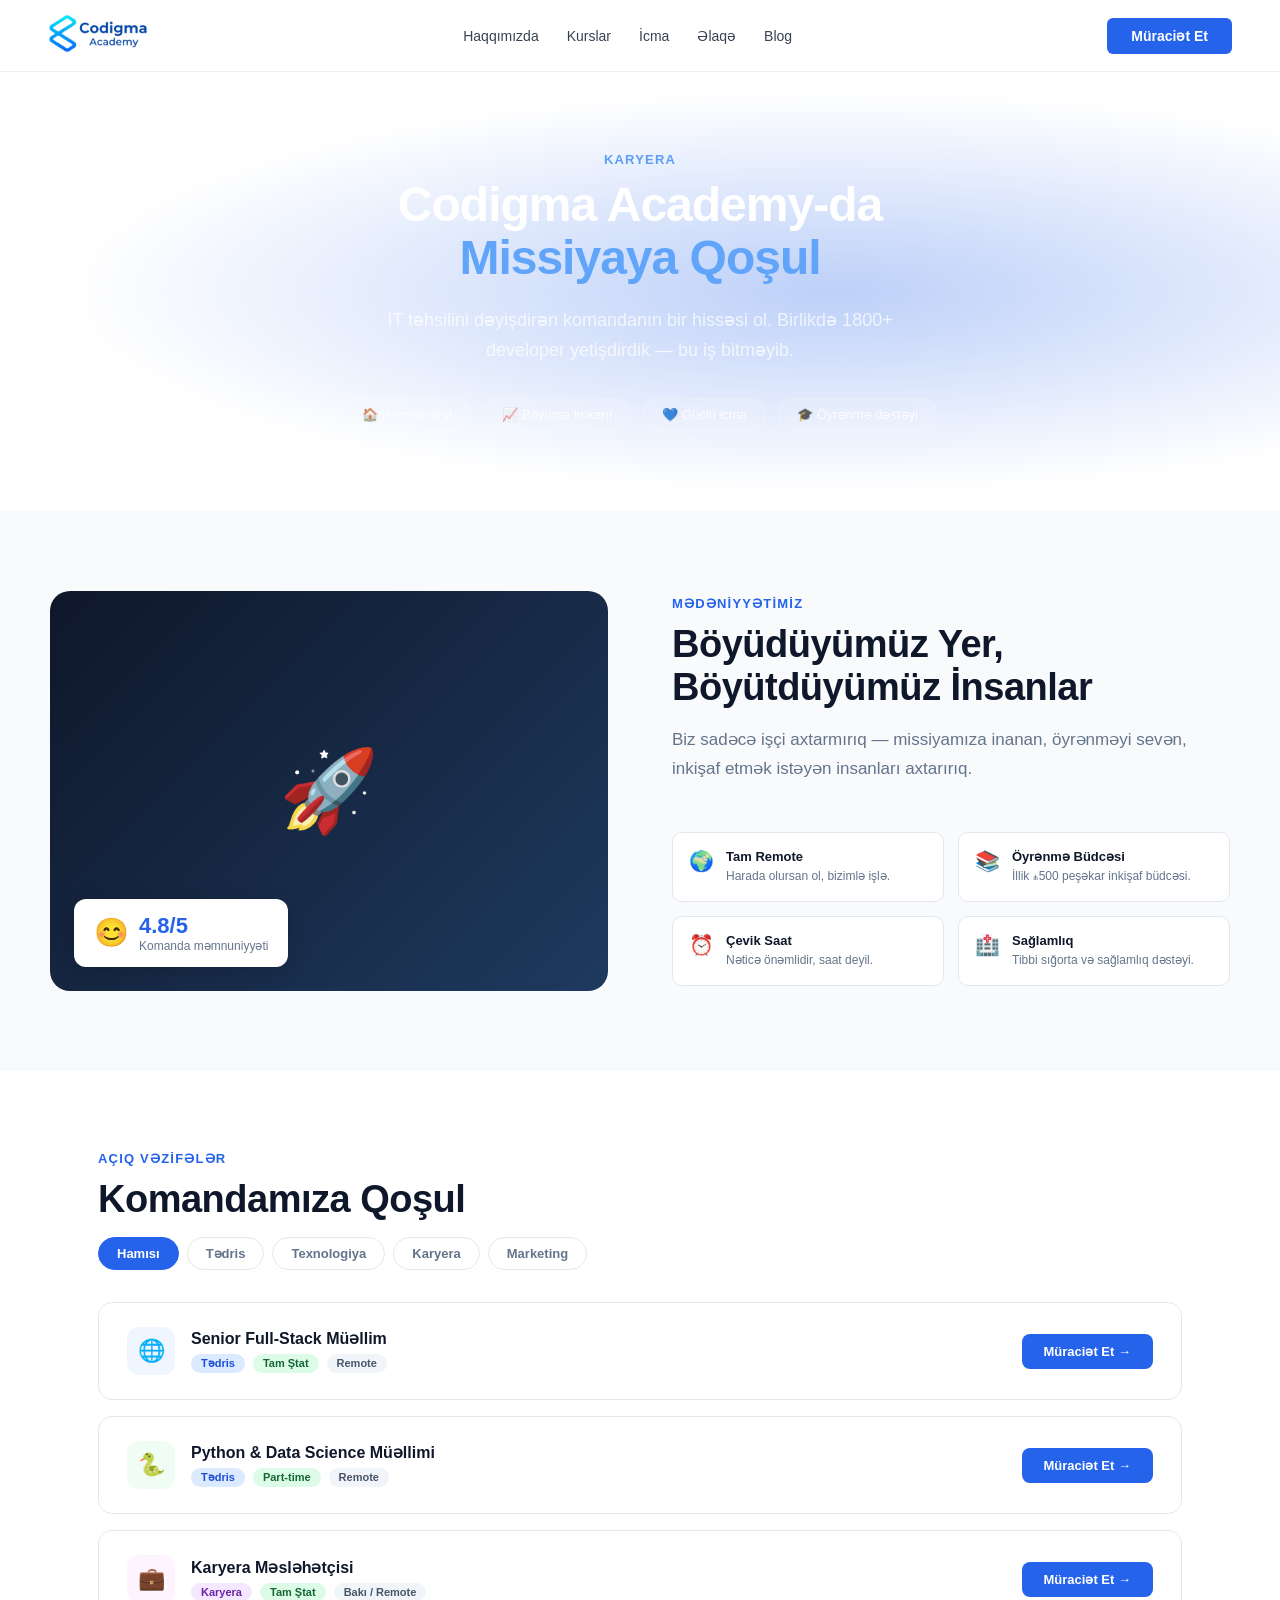
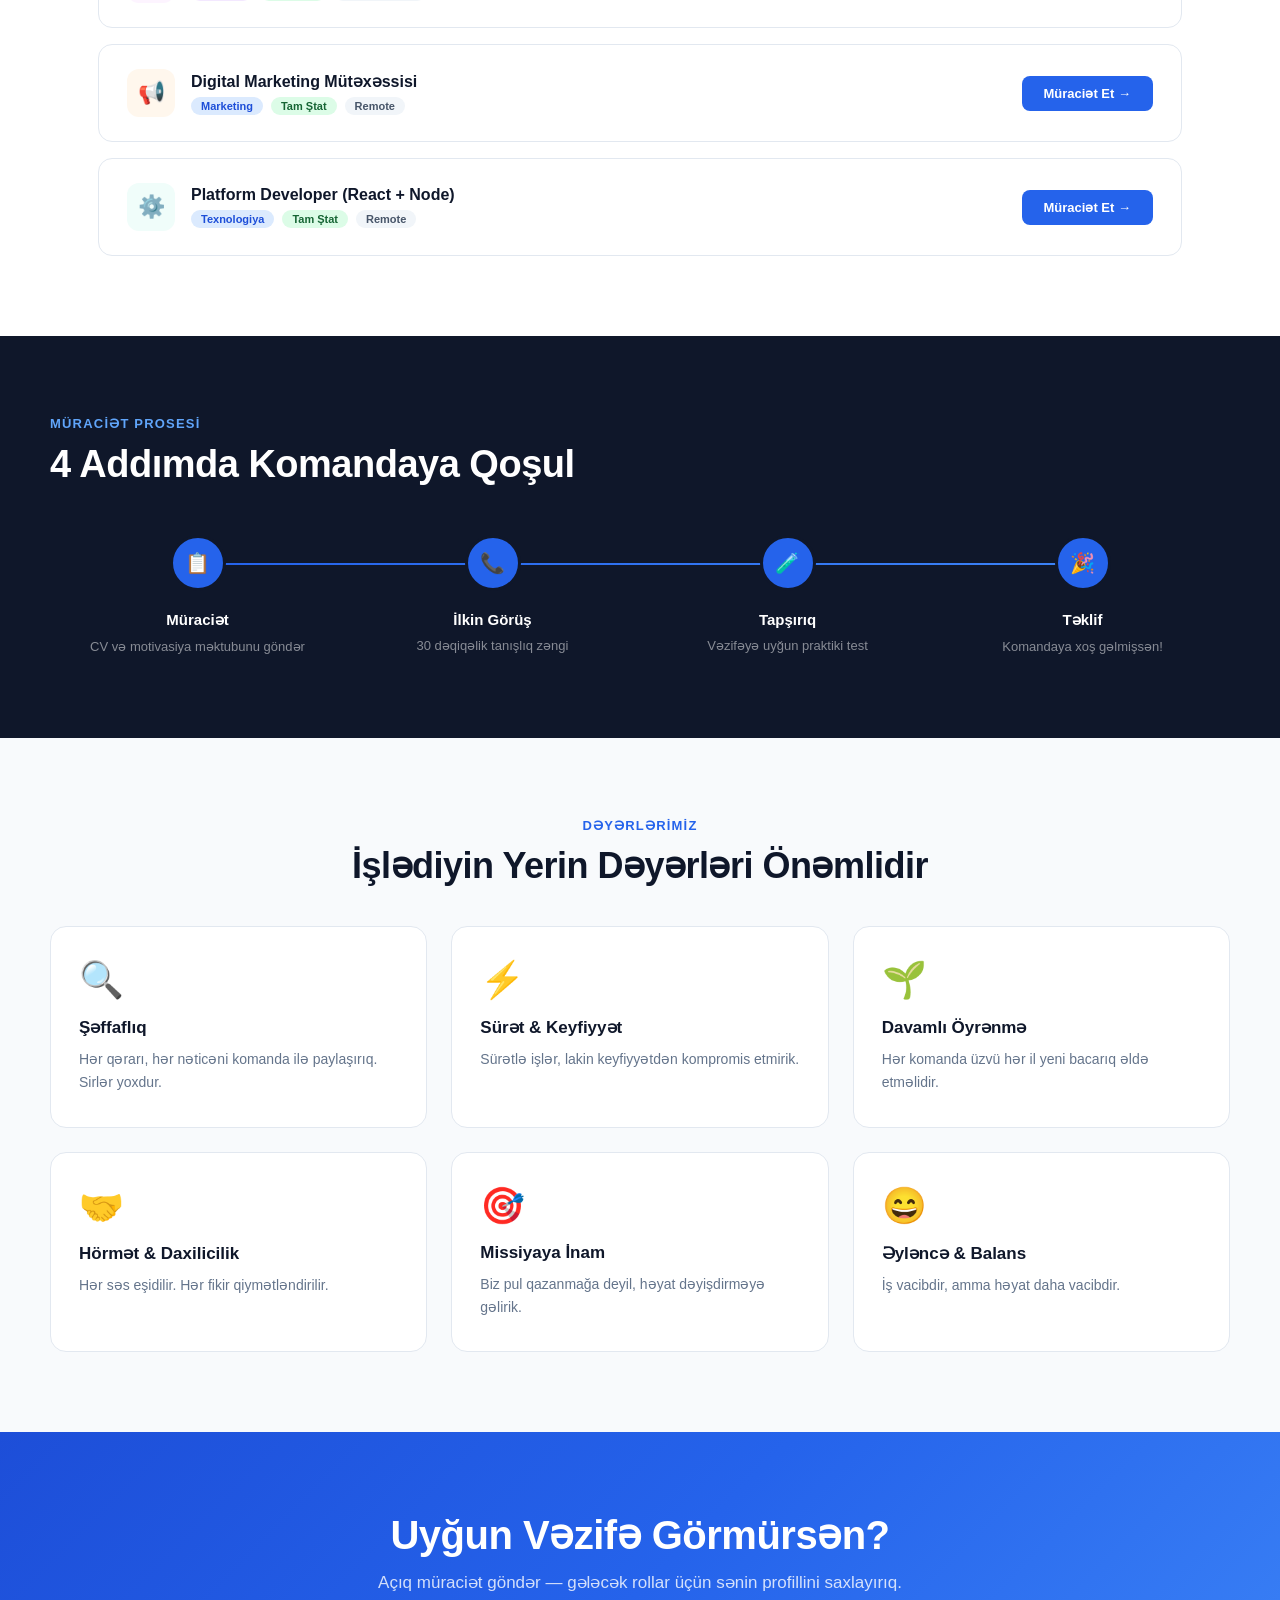
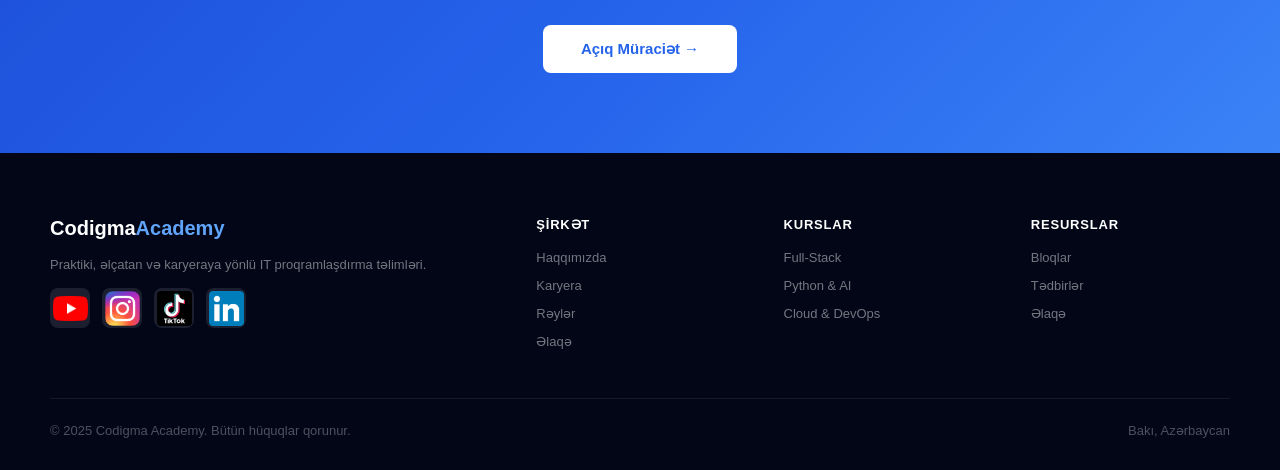
<file: careers/index.html>
<!DOCTYPE html><html lang="az">
<head><meta charset="UTF-8"><meta name="viewport" content="width=device-width,initial-scale=1.0">
  <link rel="stylesheet" href="../styles.css">
      <link rel="icon" type="image/x-icon" href="../images/codigma.svg">

</head><body>

<nav>
  <a href="../" class="logo">
    <img style="width: 100px;" src="../images/cdgma.png" alt="" srcset="">
  </a>  
  <ul class="nav-links" id="navLinks">
    <li><a href="../about/">Haqqımızda</a></li>
    <li><a href="../courses/">Kurslar</a></li>
    <li><a href="../reviews/">İcma</a></li>
    <li><a href="../contact/">Əlaqə</a></li>
    <li><a href="../blog.html">Blog</a></li>
  </ul>
  <a href="../contact/" class="nav-cta">Müraciət Et</a>
  
  <!-- Mobile Menu Button -->
  <button class="mobile-menu-btn" id="mobileMenuBtn">
    <span></span>
    <span></span>
    <span></span>
  </button>
</nav>

<div class="page-hero">
  <div class="hero-label">Karyera</div>
  <h1>Codigma Academy-da<br><em>Missiyaya Qoşul</em></h1>
  <p>IT təhsilini dəyişdirən komandanın bir hissəsi ol. Birlikdə 1800+ developer yetişdirdik — bu iş bitməyib.</p>
  <div class="hero-chips">
    <span class="chip">🏠 Remote-first</span>
    <span class="chip">📈 Böyümə imkanı</span>
    <span class="chip">💙 Güclü icma</span>
    <span class="chip">🎓 Öyrənmə dəstəyi</span>
  </div>
</div>

<!-- CULTURE -->
<div class="culture-bg">
  <div class="culture-inner">
    <div class="culture-img">
      🚀
      <div class="culture-badge">
        <div class="c-badge-icon">😊</div>
        <div class="c-badge-text">
          <div class="num">4.8/5</div>
          <div class="lbl">Komanda məmnuniyyəti</div>
        </div>
      </div>
    </div>
    <div>
      <div class="sec-label">Mədəniyyətimiz</div>
      <h2 class="sec-title">Böyüdüyümüz Yer, Böyütdüyümüz İnsanlar</h2>
      <p class="sec-sub">Biz sadəcə işçi axtarmırıq — missiyamıza inanan, öyrənməyi sevən, inkişaf etmək istəyən insanları axtarırıq.</p>
      <div class="perks">
        <div class="perk"><span class="perk-icon">🌍</span><div><h4>Tam Remote</h4><p>Harada olursan ol, bizimlə işlə.</p></div></div>
        <div class="perk"><span class="perk-icon">📚</span><div><h4>Öyrənmə Büdcəsi</h4><p>İllik ₼500 peşəkar inkişaf büdcəsi.</p></div></div>
        <div class="perk"><span class="perk-icon">⏰</span><div><h4>Çevik Saat</h4><p>Nəticə önəmlidir, saat deyil.</p></div></div>
        <div class="perk"><span class="perk-icon">🏥</span><div><h4>Sağlamlıq</h4><p>Tibbi sığorta və sağlamlıq dəstəyi.</p></div></div>
      </div>
    </div>
  </div>
</div>

<!-- OPEN ROLES -->
<div class="sec">
  <div class="sec-label">Açıq Vəzifələr</div>
  <h2 class="sec-title">Komandamıza Qoşul</h2>
  <div class="roles-filter">
    <button class="rf-btn active">Hamısı</button>
    <button class="rf-btn">Tədris</button>
    <button class="rf-btn">Texnologiya</button>
    <button class="rf-btn">Karyera</button>
    <button class="rf-btn">Marketing</button>
  </div>
  <div class="roles-list">
    <div class="role-card">
      <div class="role-left">
        <div class="role-icon ri1">🌐</div>
        <div class="role-info">
          <h3>Senior Full-Stack Müəllim</h3>
          <div class="role-tags"><span class="rtag rt-blue">Tədris</span><span class="rtag rt-green">Tam Ştat</span><span class="rtag rt-gray">Remote</span></div>
        </div>
      </div>
      <a href="#" class="role-apply">Müraciət Et →</a>
    </div>
    <div class="role-card">
      <div class="role-left">
        <div class="role-icon ri2">🐍</div>
        <div class="role-info">
          <h3>Python & Data Science Müəllimi</h3>
          <div class="role-tags"><span class="rtag rt-blue">Tədris</span><span class="rtag rt-green">Part-time</span><span class="rtag rt-gray">Remote</span></div>
        </div>
      </div>
      <a href="#" class="role-apply">Müraciət Et →</a>
    </div>
    <div class="role-card">
      <div class="role-left">
        <div class="role-icon ri3">💼</div>
        <div class="role-info">
          <h3>Karyera Məsləhətçisi</h3>
          <div class="role-tags"><span class="rtag rt-purple">Karyera</span><span class="rtag rt-green">Tam Ştat</span><span class="rtag rt-gray">Bakı / Remote</span></div>
        </div>
      </div>
      <a href="#" class="role-apply">Müraciət Et →</a>
    </div>
    <div class="role-card">
      <div class="role-left">
        <div class="role-icon ri4">📢</div>
        <div class="role-info">
          <h3>Digital Marketing Mütəxəssisi</h3>
          <div class="role-tags"><span class="rtag rt-blue">Marketing</span><span class="rtag rt-green">Tam Ştat</span><span class="rtag rt-gray">Remote</span></div>
        </div>
      </div>
      <a href="#" class="role-apply">Müraciət Et →</a>
    </div>
    <div class="role-card">
      <div class="role-left">
        <div class="role-icon ri5">⚙️</div>
        <div class="role-info">
          <h3>Platform Developer (React + Node)</h3>
          <div class="role-tags"><span class="rtag rt-blue">Texnologiya</span><span class="rtag rt-green">Tam Ştat</span><span class="rtag rt-gray">Remote</span></div>
        </div>
      </div>
      <a href="#" class="role-apply">Müraciət Et →</a>
    </div>
  </div>
</div>

<!-- PROCESS -->
<div class="process-bg">
  <div class="process-inner">
    <div class="sec-label">Müraciət Prosesi</div>
    <h2 class="sec-title">4 Addımda Komandaya Qoşul</h2>
    <div class="process-steps">
      <div class="ps"><div class="ps-circle">📋</div><h4>Müraciət</h4><p>CV və motivasiya məktubunu göndər</p></div>
      <div class="ps"><div class="ps-circle">📞</div><h4>İlkin Görüş</h4><p>30 dəqiqəlik tanışlıq zəngi</p></div>
      <div class="ps"><div class="ps-circle">🧪</div><h4>Tapşırıq</h4><p>Vəzifəyə uyğun praktiki test</p></div>
      <div class="ps"><div class="ps-circle">🎉</div><h4>Təklif</h4><p>Komandaya xoş gəlmişsən!</p></div>
    </div>
  </div>
</div>

<!-- VALUES -->
<div class="vals-bg">
  <div class="vals-inner">
    <div class="sec-label">Dəyərlərimiz</div>
    <h2 class="sec-title" style="font-size:36px;font-weight:800;color:#0f172a;line-height:1.15;letter-spacing:-0.5px;margin-bottom:0">İşlədiyin Yerin Dəyərləri Önəmlidir</h2>
    <div class="vals-grid">
      <div class="val-card"><span class="val-icon">🔍</span><h3>Şəffaflıq</h3><p>Hər qərarı, hər nəticəni komanda ilə paylaşırıq. Sirlər yoxdur.</p></div>
      <div class="val-card"><span class="val-icon">⚡</span><h3>Sürət & Keyfiyyət</h3><p>Sürətlə işlər, lakin keyfiyyətdən kompromis etmirik.</p></div>
      <div class="val-card"><span class="val-icon">🌱</span><h3>Davamlı Öyrənmə</h3><p>Hər komanda üzvü hər il yeni bacarıq əldə etməlidir.</p></div>
      <div class="val-card"><span class="val-icon">🤝</span><h3>Hörmət & Daxilicilik</h3><p>Hər səs eşidilir. Hər fikir qiymətləndirilir.</p></div>
      <div class="val-card"><span class="val-icon">🎯</span><h3>Missiyaya İnam</h3><p>Biz pul qazanmağa deyil, həyat dəyişdirməyə gəlirik.</p></div>
      <div class="val-card"><span class="val-icon">😄</span><h3>Əyləncə & Balans</h3><p>İş vacibdir, amma həyat daha vacibdir.</p></div>
    </div>
  </div>
</div>

<div class="cta-sec">
  <h2>Uyğun Vəzifə Görmürsən?</h2>
  <p>Açıq müraciət göndər — gələcək rollar üçün sənin profillini saxlayırıq.</p>
  <a href="#" class="btn-white">Açıq Müraciət →</a>
</div>

<footer>
  <div class="footer-inner">
    <div class="footer-top">
      <div><div class="footer-logo">Codigma<span>Academy</span></div><p class="footer-desc">Praktiki, əlçatan və karyeraya yönlü IT proqramlaşdırma təlimləri.</p><div class="footer-socials"><a href="https://www.youtube.com" target="_blank" rel="noopener noreferrer" title="YouTube"><img src="../images/YouTube_full-color_icon_(2017).svg.webp" class="social-img" alt="" srcset=""></a><a href="https://www.instagram.com" target="_blank" rel="noopener noreferrer" title="Instagram"><img src="../images/Instagram_logo_2016.svg.png" class="social-img" alt=""></a><a href="https://www.tiktok.com" target="_blank" rel="noopener noreferrer" title="TikTok"><img src="../images/tiktok-logo.svg" class="social-img" alt="" srcset=""></a><a href="https://www.linkedin.com" target="_blank" rel="noopener noreferrer" title="LinkedIn"><img src="../images/LinkedIn_icon.svg.webp" class="social-img" class="social-img" alt="" srcset=""></a></div></div>
      <div class="footer-col"><h4>Şirkət</h4><ul><li><a href="../about/">Haqqımızda</a></li><li><a href="../careers/">Karyera</a></li><li><a href="../reviews/">Rəylər</a></li><li><a href="../contact/">Əlaqə</a></li></ul></div>
      <div class="footer-col"><h4>Kurslar</h4><ul><li><a href="../courses/">Full-Stack</a></li><li><a href="../courses/">Python & AI</a></li><li><a href="../courses/">Cloud & DevOps</a></li></ul></div>
      <div class="footer-col"><h4>Resurslar</h4><ul><li><a href="../blog.html">Bloqlar</a></li><li><a href="#">Tədbirlər</a></li><li><a href="../contact/">Əlaqə</a></li></ul></div>
    </div>
    <div class="footer-bottom"><p>© 2025 Codigma Academy. Bütün hüquqlar qorunur.</p><p>Bakı, Azərbaycan</p></div>
  </div>
</footer>

<script src="../script.js"></script>
</body></html>
</file>
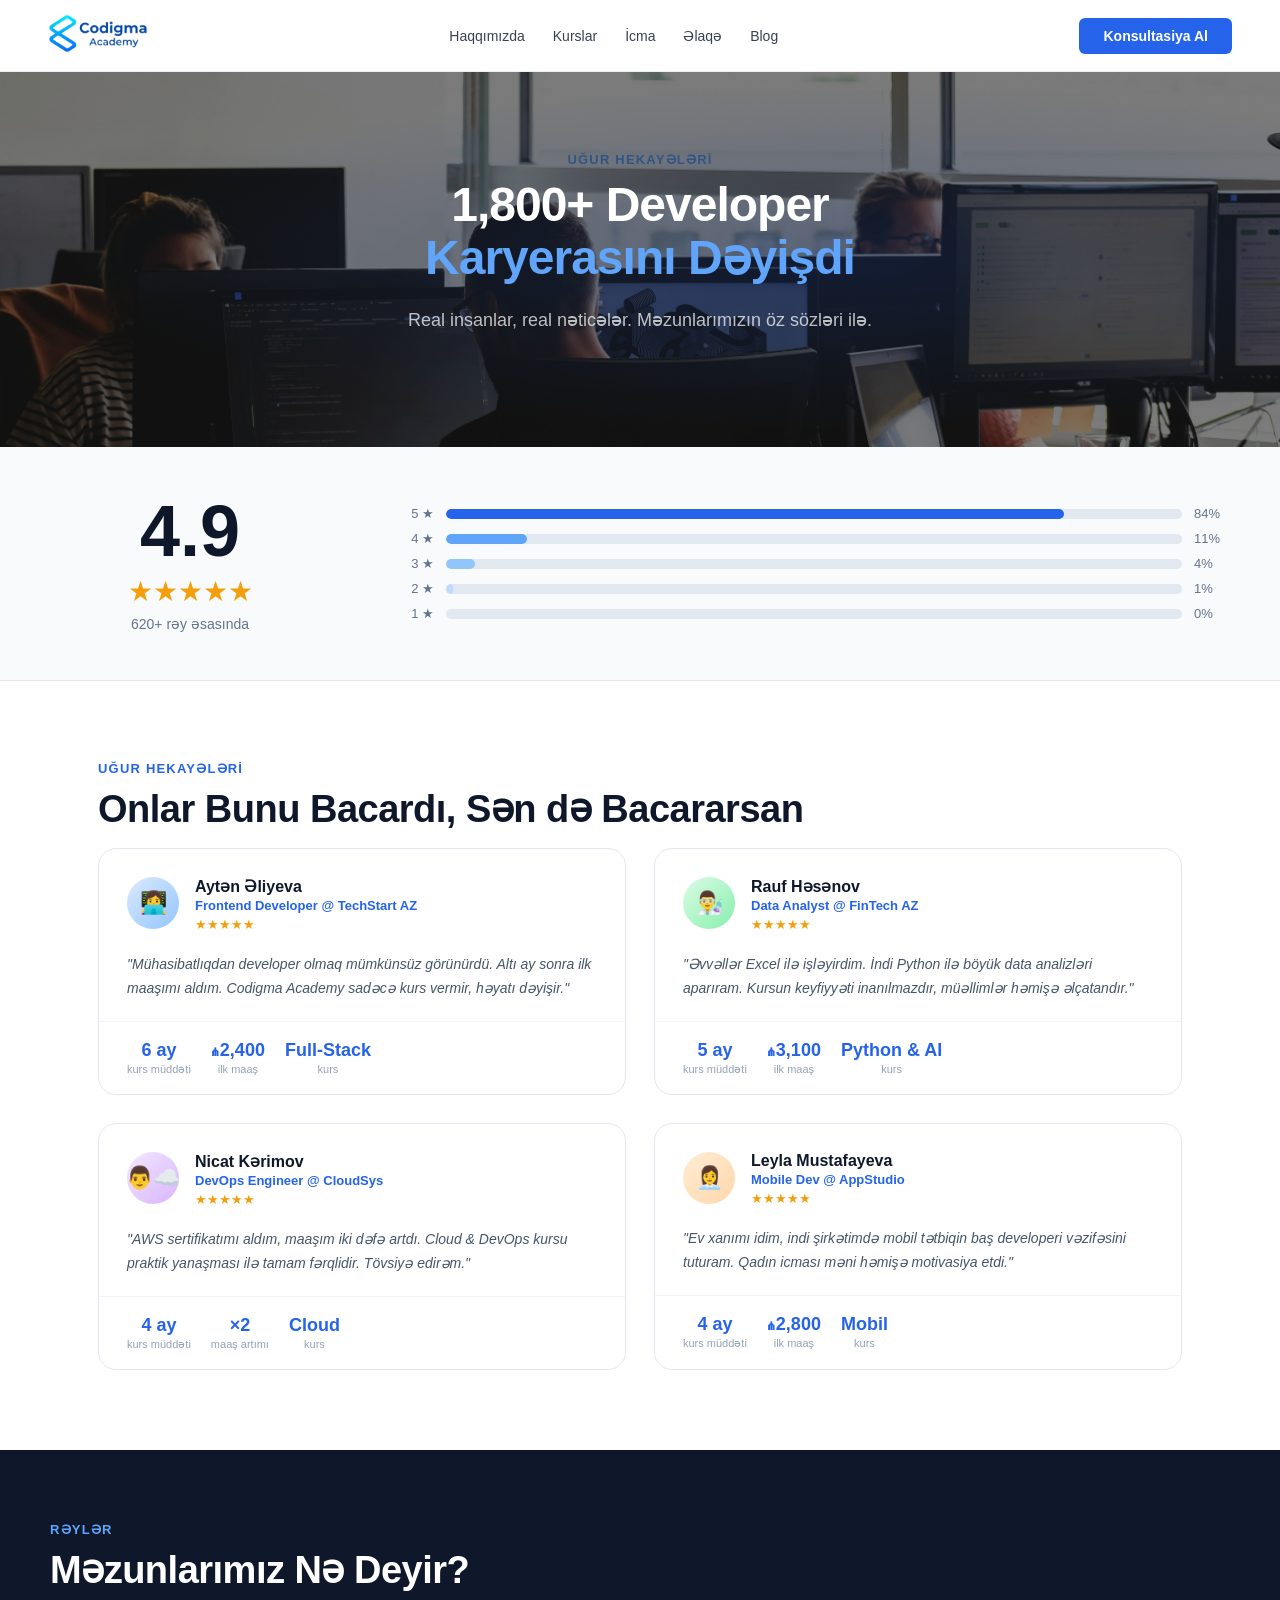
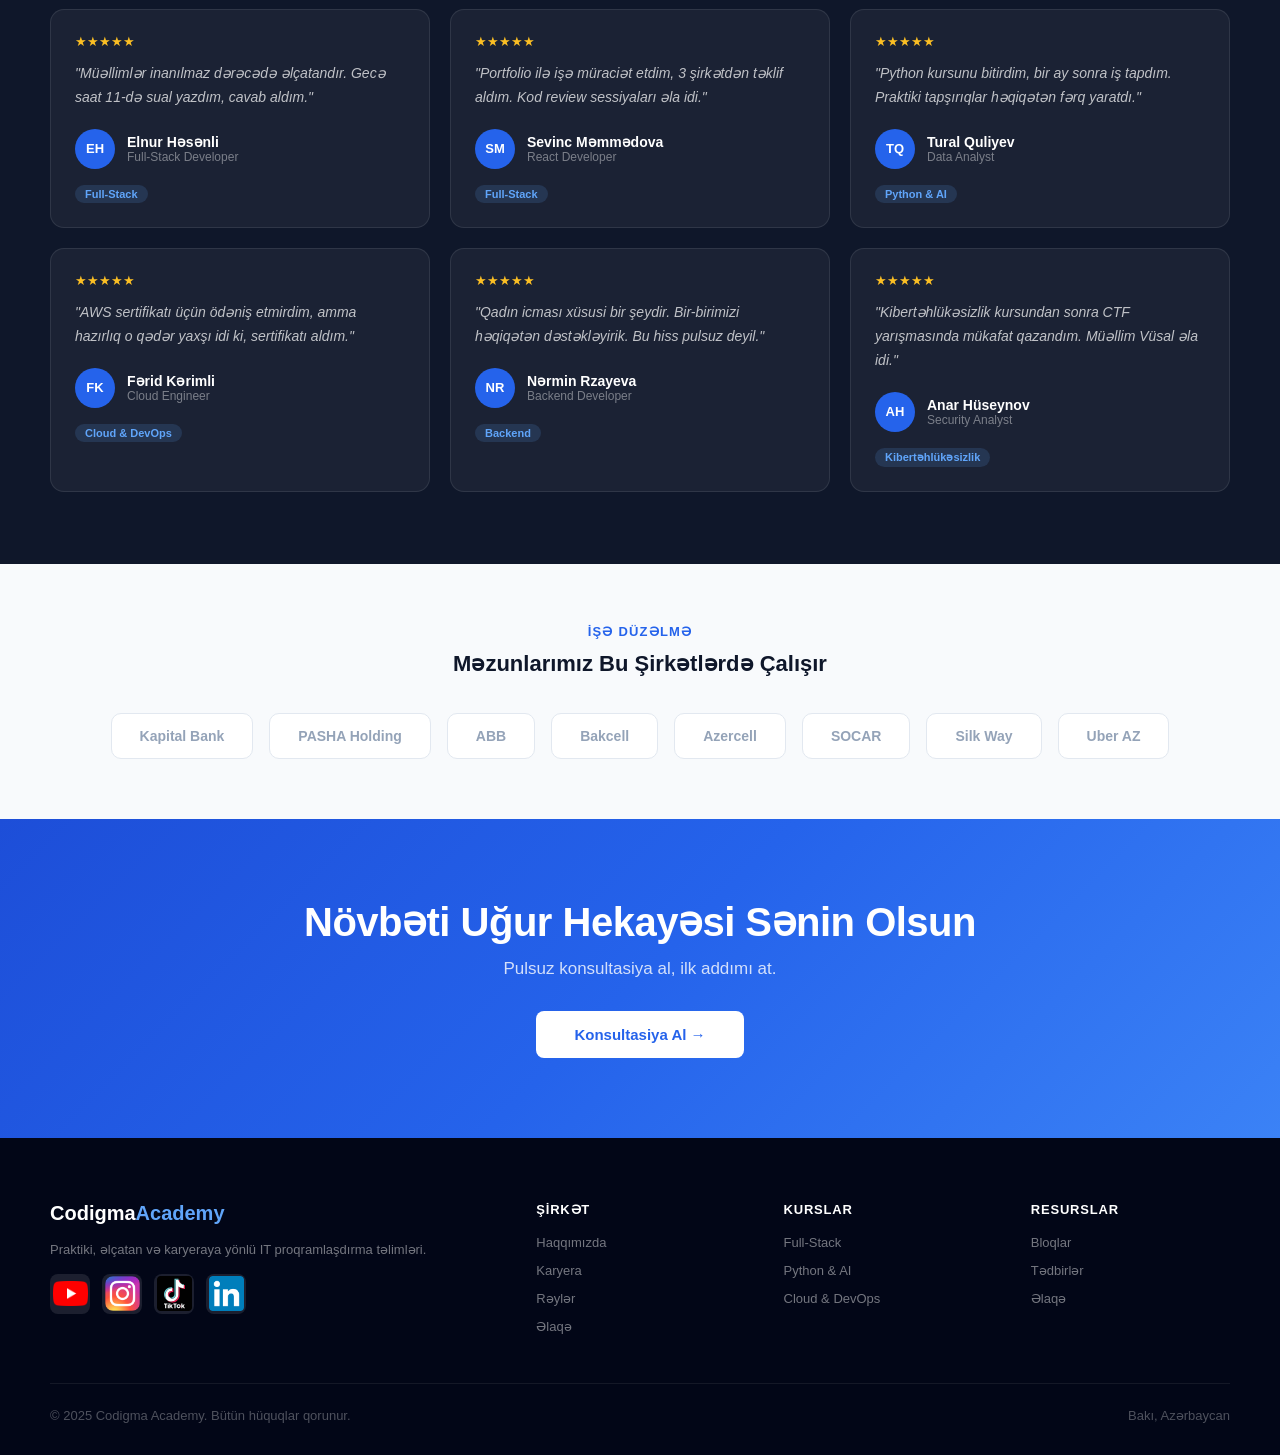
<file: reviews/index.html>
<!DOCTYPE html><html lang="az"><head><meta charset="UTF-8"><meta name="viewport" content="width=device-width,initial-scale=1.0">
<link rel="stylesheet" href="../styles.css"></head><body>
    <link rel="icon" type="image/x-icon" href="../images/codigma.svg">

<nav>
  <a href="../" class="logo">
    <img style="width: 100px;" src="../images/cdgma.png" alt="" srcset="">
  </a>
  <ul class="nav-links" id="navLinks">
    <li><a href="../about/">Haqqımızda</a></li>
    <li><a href="../courses/">Kurslar</a></li>
    <li><a href="../reviews/">İcma</a></li>
    <li><a href="../contact/">Əlaqə</a></li>
    <li><a href="../blog.html">Blog</a></li>
  </ul>
  <a href="../contact/" class="nav-cta">Konsultasiya Al</a>
  
  <!-- Mobile Menu Button -->
  <button class="mobile-menu-btn" id="mobileMenuBtn">
    <span></span>
    <span></span>
    <span></span>
  </button>
</nav>

<div class="page-hero reviews-image">
  <div class="hero-label">Uğur Hekayələri</div>
  <h1>1,800+ Developer<br><em>Karyerasını Dəyişdi</em></h1>
  <p>Real insanlar, real nəticələr. Məzunlarımızın öz sözləri ilə.</p>
</div>

<!-- RATING -->
<div class="rating-band">
  <div class="rating-inner">
    <div class="rating-big">
      <div class="rating-num">4.9</div>
      <div class="rating-stars">★★★★★</div>
      <div class="rating-count">620+ rəy əsasında</div>
    </div>
    <div class="rating-bars">
      <div class="rbar"><span class="rbar-label">5 ★</span><div class="rbar-track"><div class="rbar-fill" style="width:84%"></div></div><span class="rbar-pct">84%</span></div>
      <div class="rbar"><span class="rbar-label">4 ★</span><div class="rbar-track"><div class="rbar-fill" style="width:11%;background:#60a5fa"></div></div><span class="rbar-pct">11%</span></div>
      <div class="rbar"><span class="rbar-label">3 ★</span><div class="rbar-track"><div class="rbar-fill" style="width:4%;background:#93c5fd"></div></div><span class="rbar-pct">4%</span></div>
      <div class="rbar"><span class="rbar-label">2 ★</span><div class="rbar-track"><div class="rbar-fill" style="width:1%;background:#bfdbfe"></div></div><span class="rbar-pct">1%</span></div>
      <div class="rbar"><span class="rbar-label">1 ★</span><div class="rbar-track"><div class="rbar-fill" style="width:0%;background:#dbeafe"></div></div><span class="rbar-pct">0%</span></div>
    </div>
  </div>
</div>

<!-- SUCCESS STORIES -->
<div class="sec">
  <div class="sec-label">Uğur Hekayələri</div>
  <h2 class="sec-title">Onlar Bunu Bacardı, Sən də Bacararsan</h2>
  <div class="story-grid">
    <div class="story-card">
      <div class="story-top">
        <div class="s-avatar s1">👩‍💻</div>
        <div class="s-meta"><h3>Aytən Əliyeva</h3><div class="role">Frontend Developer @ TechStart AZ</div><div class="stars">★★★★★</div></div>
      </div>
      <div class="story-quote">"Mühasibatlıqdan developer olmaq mümkünsüz görünürdü. Altı ay sonra ilk maaşımı aldım. Codigma Academy sadəcə kurs vermir, həyatı dəyişir."</div>
      <div class="story-result">
        <div class="s-result-item"><div class="val">6 ay</div><div class="key">kurs müddəti</div></div>
        <div class="s-result-item"><div class="val">₼2,400</div><div class="key">ilk maaş</div></div>
        <div class="s-result-item"><div class="val">Full-Stack</div><div class="key">kurs</div></div>
      </div>
    </div>
    <div class="story-card">
      <div class="story-top">
        <div class="s-avatar s2">👨‍🔬</div>
        <div class="s-meta"><h3>Rauf Həsənov</h3><div class="role">Data Analyst @ FinTech AZ</div><div class="stars">★★★★★</div></div>
      </div>
      <div class="story-quote">"Əvvəllər Excel ilə işləyirdim. İndi Python ilə böyük data analizləri aparıram. Kursun keyfiyyəti inanılmazdır, müəllimlər həmişə əlçatandır."</div>
      <div class="story-result">
        <div class="s-result-item"><div class="val">5 ay</div><div class="key">kurs müddəti</div></div>
        <div class="s-result-item"><div class="val">₼3,100</div><div class="key">ilk maaş</div></div>
        <div class="s-result-item"><div class="val">Python & AI</div><div class="key">kurs</div></div>
      </div>
    </div>
    <div class="story-card">
      <div class="story-top">
        <div class="s-avatar s3">👨‍☁️</div>
        <div class="s-meta"><h3>Nicat Kərimov</h3><div class="role">DevOps Engineer @ CloudSys</div><div class="stars">★★★★★</div></div>
      </div>
      <div class="story-quote">"AWS sertifikatımı aldım, maaşım iki dəfə artdı. Cloud & DevOps kursu praktik yanaşması ilə tamam fərqlidir. Tövsiyə edirəm."</div>
      <div class="story-result">
        <div class="s-result-item"><div class="val">4 ay</div><div class="key">kurs müddəti</div></div>
        <div class="s-result-item"><div class="val">×2</div><div class="key">maaş artımı</div></div>
        <div class="s-result-item"><div class="val">Cloud</div><div class="key">kurs</div></div>
      </div>
    </div>
    <div class="story-card">
      <div class="story-top">
        <div class="s-avatar s4">👩‍💼</div>
        <div class="s-meta"><h3>Leyla Mustafayeva</h3><div class="role">Mobile Dev @ AppStudio</div><div class="stars">★★★★★</div></div>
      </div>
      <div class="story-quote">"Ev xanımı idim, indi şirkətimdə mobil tətbiqin baş developeri vəzifəsini tuturam. Qadın icması məni həmişə motivasiya etdi."</div>
      <div class="story-result">
        <div class="s-result-item"><div class="val">4 ay</div><div class="key">kurs müddəti</div></div>
        <div class="s-result-item"><div class="val">₼2,800</div><div class="key">ilk maaş</div></div>
        <div class="s-result-item"><div class="val">Mobil</div><div class="key">kurs</div></div>
      </div>
    </div>
  </div>
</div>

<!-- TESTIMONIALS -->
<div class="test-bg">
  <div class="test-inner">
    <div class="sec-label">Rəylər</div>
    <h2 class="sec-title">Məzunlarımız Nə Deyir?</h2>
    <div class="test-grid">
      <div class="tcard"><div class="stars">★★★★★</div><div class="tcard-text">"Müəllimlər inanılmaz dərəcədə əlçatandır. Gecə saat 11-də sual yazdım, cavab aldım."</div><div class="tcard-author"><div class="t-av">EH</div><div><div class="t-name">Elnur Həsənli</div><div class="t-role">Full-Stack Developer</div></div></div><span class="course-badge">Full-Stack</span></div>
      <div class="tcard"><div class="stars">★★★★★</div><div class="tcard-text">"Portfolio ilə işə müraciət etdim, 3 şirkətdən təklif aldım. Kod review sessiyaları əla idi."</div><div class="tcard-author"><div class="t-av">SM</div><div><div class="t-name">Sevinc Məmmədova</div><div class="t-role">React Developer</div></div></div><span class="course-badge">Full-Stack</span></div>
      <div class="tcard"><div class="stars">★★★★★</div><div class="tcard-text">"Python kursunu bitirdim, bir ay sonra iş tapdım. Praktiki tapşırıqlar həqiqətən fərq yaratdı."</div><div class="tcard-author"><div class="t-av">TQ</div><div><div class="t-name">Tural Quliyev</div><div class="t-role">Data Analyst</div></div></div><span class="course-badge">Python & AI</span></div>
      <div class="tcard"><div class="stars">★★★★★</div><div class="tcard-text">"AWS sertifikatı üçün ödəniş etmirdim, amma hazırlıq o qədər yaxşı idi ki, sertifikatı aldım."</div><div class="tcard-author"><div class="t-av">FK</div><div><div class="t-name">Fərid Kərimli</div><div class="t-role">Cloud Engineer</div></div></div><span class="course-badge">Cloud & DevOps</span></div>
      <div class="tcard"><div class="stars">★★★★★</div><div class="tcard-text">"Qadın icması xüsusi bir şeydir. Bir-birimizi həqiqətən dəstəkləyirik. Bu hiss pulsuz deyil."</div><div class="tcard-author"><div class="t-av">NR</div><div><div class="t-name">Nərmin Rzayeva</div><div class="t-role">Backend Developer</div></div></div><span class="course-badge">Backend</span></div>
      <div class="tcard"><div class="stars">★★★★★</div><div class="tcard-text">"Kibertəhlükəsizlik kursundan sonra CTF yarışmasında mükafat qazandım. Müəllim Vüsal əla idi."</div><div class="tcard-author"><div class="t-av">AH</div><div><div class="t-name">Anar Hüseynov</div><div class="t-role">Security Analyst</div></div></div><span class="course-badge">Kibertəhlükəsizlik</span></div>
    </div>
  </div>
</div>

<!-- COMPANIES -->
<div class="companies-sec">
  <div class="companies-inner">
    <div class="co-label">İşə Düzəlmə</div>
    <div class="co-title">Məzunlarımız Bu Şirkətlərdə Çalışır</div>
    <div class="co-logos">
      <div class="co-logo">Kapital Bank</div>
      <div class="co-logo">PASHA Holding</div>
      <div class="co-logo">ABB</div>
      <div class="co-logo">Bakcell</div>
      <div class="co-logo">Azercell</div>
      <div class="co-logo">SOCAR</div>
      <div class="co-logo">Silk Way</div>
      <div class="co-logo">Uber AZ</div>
    </div>
  </div>
</div>

<div class="cta-sec">
  <h2>Növbəti Uğur Hekayəsi Sənin Olsun</h2>
  <p>Pulsuz konsultasiya al, ilk addımı at.</p>
  <a href="#" class="btn-white">Konsultasiya Al →</a>
</div>

<footer>
  <div class="footer-inner">
    <div class="footer-top">
      <div><div class="footer-logo">Codigma<span>Academy</span></div><p class="footer-desc">Praktiki, əlçatan və karyeraya yönlü IT proqramlaşdırma təlimləri.</p><div class="footer-socials"><a href="https://www.youtube.com" target="_blank" rel="noopener noreferrer" title="YouTube"><img src="../images/YouTube_full-color_icon_(2017).svg.webp" class="social-img" alt="" srcset=""></a><a href="https://www.instagram.com" target="_blank" rel="noopener noreferrer" title="Instagram"><img src="../images/Instagram_logo_2016.svg.png" class="social-img" alt=""></a><a href="https://www.tiktok.com" target="_blank" rel="noopener noreferrer" title="TikTok"><img src="../images/tiktok-logo.svg" class="social-img" alt="" srcset=""></a><a href="https://www.linkedin.com" target="_blank" rel="noopener noreferrer" title="LinkedIn"><img src="../images/LinkedIn_icon.svg.webp" class="social-img" class="social-img" alt="" srcset=""></a></div></div>
      <div class="footer-col"><h4>Şirkət</h4><ul><li><a href="../about/">Haqqımızda</a></li><li><a href="../careers/">Karyera</a></li><li><a href="../reviews/">Rəylər</a></li><li><a href="../contact/">Əlaqə</a></li></ul></div>
      <div class="footer-col"><h4>Kurslar</h4><ul><li><a href="../courses/">Full-Stack</a></li><li><a href="../courses/">Python & AI</a></li><li><a href="../courses/">Cloud & DevOps</a></li></ul></div>
      <div class="footer-col"><h4>Resurslar</h4><ul><li><a href="../blog.html">Bloqlar</a></li><li><a href="#">Tədbirlər</a></li><li><a href="../contact/">Əlaqə</a></li></ul></div>
    </div>
    <div class="footer-bottom"><p>© 2025 Codigma Academy. Bütün hüquqlar qorunur.</p><p>Bakı, Azərbaycan</p></div>
  </div>
</footer>
<script src="../script.js"></script>
</body></html>
</file>
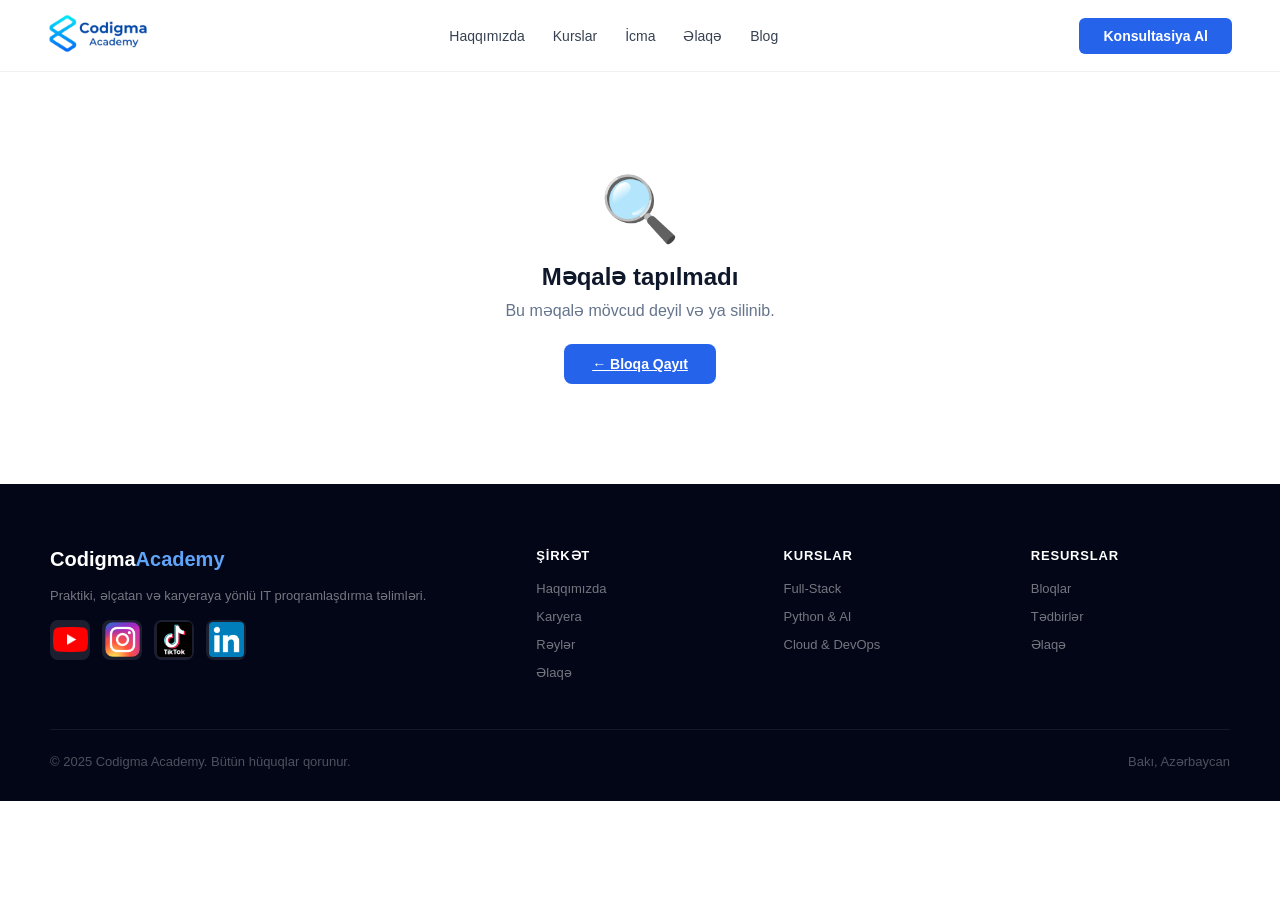
<file: blog-post.html>
<!DOCTYPE html>
<html lang="az">
<head>
<meta charset="UTF-8">
<meta name="viewport" content="width=device-width, initial-scale=1.0">
<title>Məqalə — Codigma Academy Blog</title>
<link rel="stylesheet" href="./styles.css">
    <link rel="icon" type="image/x-icon" href="./images/codigma.svg">

<style>
/* ── POST PAGE ── */
.post-hero {
  padding: 56px 48px 48px;
  max-width: 820px;
  margin: 0 auto;
}
.post-back {
  display: inline-flex; align-items: center; gap: 8px;
  font-size: 14px; font-weight: 600; color: #2563eb;
  margin-bottom: 28px; cursor: pointer;
  background: #eff6ff; border: none;
  padding: 8px 16px; border-radius: 8px;
  transition: background 0.2s;
}
.post-back:hover { background: #dbeafe; }

.post-category {
  display: inline-block; font-size: 12px; font-weight: 700;
  color: #2563eb; text-transform: uppercase; letter-spacing: 1px;
  background: #dbeafe; padding: 4px 12px; border-radius: 20px;
  margin-bottom: 16px;
}
.post-hero h1 {
  font-size: 40px; font-weight: 800; color: #0f172a;
  line-height: 1.15; letter-spacing: -0.8px; margin-bottom: 20px;
}
.post-meta {
  display: flex; align-items: center; gap: 14px;
  font-size: 14px; color: #64748b; flex-wrap: wrap;
  padding-bottom: 28px; border-bottom: 1px solid #f1f5f9;
}
.post-author-chip {
  display: flex; align-items: center; gap: 8px;
}
.post-author-av {
  width: 36px; height: 36px; border-radius: 50%;
  background: linear-gradient(135deg,#dbeafe,#93c5fd);
  display: flex; align-items: center; justify-content: center; font-size: 16px;
}
.post-author-name { font-weight: 600; color: #0f172a; }
.post-dot { color: #cbd5e1; }

/* Cover */
.post-cover {
  max-width: 820px; margin: 0 auto 0;
  padding: 0 48px;
}
.post-cover-inner {
  height: 360px; border-radius: 20px;
  display: flex; align-items: center; justify-content: center;
  font-size: 110px;
}

/* Body */
.post-body {
  max-width: 720px; margin: 0 auto;
  padding: 48px 48px 0;
  font-size: 17px; color: #374151; line-height: 1.85;
}
.post-body p { margin-bottom: 20px; }
.post-body h2 {
  font-size: 24px; font-weight: 800; color: #0f172a;
  margin: 36px 0 14px; letter-spacing: -0.3px;
}
.post-body h3 {
  font-size: 20px; font-weight: 700; color: #0f172a;
  margin: 28px 0 12px;
}
.post-body ul, .post-body ol {
  margin: 0 0 20px 24px;
}
.post-body li { margin-bottom: 8px; }
.post-body strong { color: #0f172a; font-weight: 700; }
.post-body pre {
  background: #0f172a; color: #e2e8f0;
  padding: 20px 24px; border-radius: 12px;
  font-size: 14px; line-height: 1.7;
  overflow-x: auto; margin: 20px 0 24px;
  font-family: 'Courier New', monospace;
}
.post-body code {
  background: #f1f5f9; color: #2563eb;
  padding: 2px 7px; border-radius: 5px;
  font-size: 15px; font-family: 'Courier New', monospace;
}
.post-body pre code {
  background: none; color: inherit; padding: 0; font-size: 14px;
}

/* Share bar */
.post-share {
  max-width: 720px; margin: 40px auto 0;
  padding: 28px 48px;
  border-top: 1px solid #f1f5f9;
  display: flex; align-items: center; justify-content: space-between; flex-wrap: wrap; gap: 16px;
}
.post-share-label { font-size: 14px; font-weight: 700; color: #0f172a; }
.share-btns { display: flex; gap: 10px; }
.share-btn {
  padding: 8px 18px; border-radius: 8px; font-size: 13px; font-weight: 600;
  border: 1.5px solid #e2e8f0; background: #fff; cursor: pointer; color: #374151;
  transition: all 0.2s;
}
.share-btn:hover { border-color: #2563eb; color: #2563eb; background: #eff6ff; }

/* Related */
.post-related {
  background: #f8fafc;
  padding: 56px 48px;
  margin-top: 48px;
}
.post-related-inner { max-width: 820px; margin: 0 auto; }
.post-related h2 { font-size: 22px; font-weight: 800; color: #0f172a; margin-bottom: 28px; }
.related-grid { display: grid; grid-template-columns: repeat(3,1fr); gap: 20px; }
.related-card {
  background: #fff; border: 1px solid #e2e8f0; border-radius: 14px;
  overflow: hidden; cursor: pointer; transition: transform 0.18s, box-shadow 0.18s;
  text-decoration: none; display: block;
}
.related-card:hover { transform: translateY(-3px); box-shadow: 0 8px 24px rgba(0,0,0,0.08); }
.related-img { height: 100px; display: flex; align-items: center; justify-content: center; font-size: 38px; }
.related-body { padding: 14px 16px; }
.related-cat { font-size: 11px; font-weight: 700; color: #2563eb; text-transform: uppercase; margin-bottom: 5px; }
.related-title { font-size: 13px; font-weight: 700; color: #0f172a; line-height: 1.4; }

/* Not found */
.post-notfound { text-align: center; padding: 100px 48px; }
.post-notfound .icon { font-size: 64px; margin-bottom: 16px; }
.post-notfound h2 { font-size: 24px; font-weight: 800; color: #0f172a; margin-bottom: 10px; }
.post-notfound p { font-size: 16px; color: #64748b; margin-bottom: 24px; }
</style>
</head>
<body>

<nav>
    <a href="./" class="logo">
    <img style="width: 100px;" src="./images/cdgma.png" alt="" srcset="">
  </a>  
  <ul class="nav-links" id="navLinks">
    <li><a href="./about/">Haqqımızda</a></li>
    <li><a href="./courses/">Kurslar</a></li>
    <li><a href="./reviews/">İcma</a></li>
    <li><a href="./contact/">Əlaqə</a></li>
    <li><a href="./blog.html">Blog</a></li>
  </ul>
  <a href="./contact/" class="nav-cta">Konsultasiya Al</a>
  
  <!-- Mobile Menu Button -->
  <button class="mobile-menu-btn" id="mobileMenuBtn">
    <span></span>
    <span></span>
    <span></span>
  </button>
</nav>

<!-- Dynamic content injected here -->
<div id="postWrap"></div>

<footer>
  <div class="footer-inner">
    <div class="footer-top">
      <div><div class="footer-logo">Codigma<span>Academy</span></div><p class="footer-desc">Praktiki, əlçatan və karyeraya yönlü IT proqramlaşdırma təlimləri.</p><div class="footer-socials"><a href="https://www.youtube.com" target="_blank" rel="noopener noreferrer" title="YouTube"><img src="../images/YouTube_full-color_icon_(2017).svg.webp" class="social-img" alt="" srcset=""></a><a href="https://www.instagram.com" target="_blank" rel="noopener noreferrer" title="Instagram"><img src="../images/Instagram_logo_2016.svg.png" class="social-img" alt=""></a><a href="https://www.tiktok.com" target="_blank" rel="noopener noreferrer" title="TikTok"><img src="../images/tiktok-logo.svg" class="social-img" alt="" srcset=""></a><a href="https://www.linkedin.com" target="_blank" rel="noopener noreferrer" title="LinkedIn"><img src="../images/LinkedIn_icon.svg.webp" class="social-img" class="social-img" alt="" srcset=""></a></div></div>
      <div class="footer-col"><h4>Şirkət</h4><ul><li><a href="./about/">Haqqımızda</a></li><li><a href="./careers/">Karyera</a></li><li><a href="./reviews/">Rəylər</a></li><li><a href="./contact/">Əlaqə</a></li></ul></div>
      <div class="footer-col"><h4>Kurslar</h4><ul><li><a href="./courses/">Full-Stack</a></li><li><a href="./courses/">Python & AI</a></li><li><a href="./courses/">Cloud & DevOps</a></li></ul></div>
      <div class="footer-col"><h4>Resurslar</h4><ul><li><a href="./blog.html">Bloqlar</a></li><li><a href="#">Tədbirlər</a></li><li><a href="./contact/">Əlaqə</a></li></ul></div>
    </div>
    <div class="footer-bottom"><p>© 2025 Codigma Academy. Bütün hüquqlar qorunur.</p><p>Bakı, Azərbaycan</p></div>
  </div>
</footer>


<script>
/* ── Same DEFAULT_POSTS as blog.html ── */
const DEFAULT_POSTS = [
  {
    id: 1, title: "Full-Stack Developer Olmaq: 6 Aylıq Yol Xəritəsi",
    category: "Proqramlaşdırma", emoji: "🌐", author: "Elçin Məmmədov",
    date: "15 Aprel 2025", readTime: "8 dəq", status: "published", bg: "#eff6ff",
    excerpt: "Sıfırdan Full-Stack developer olmaq üçün hansı texnologiyaları, hansı sırada öyrənmək lazımdır? Ətraflı yol xəritəsi.",
    content: `Full-Stack developer olmaq bu gün ən çox tələb olunan IT peşələrindən biridir. Lakin çoxları haradan başlayacağını bilmir. Bu məqalədə sıfırdan Full-Stack developer olmaq üçün 6 aylıq realist yol xəritəsini paylaşırıq.

## 1-ci Ay: Veb-in Əsasları

İlk olaraq HTML və CSS öyrənin. Bu iki texnologiya hər veb səhifənin bünövrəsidir. HTML-in semantik elementlərini mənimsəyin — header, nav, main, footer, article. CSS ilə isə Flexbox və Grid sistemlərini mütləq öyrənin, çünki müasir layout-ların 90%-i bu iki alətlə qurulur.

**Hədəf:** Sadə, responsiv bir CV səhifəsi hazırlamaq.

## 2-ci Ay: JavaScript Əsasları

JavaScript — veb-in proqramlaşdırma dilidir. Dəyişənlər, funksiyalar, massivlər, obyektlər, DOM manipulyasiyası. Xüsusilə ES6+ sintaksisini öyrənin: arrow functions, destructuring, spread operator, async/await.

**Hədəf:** JavaScript ilə interaktiv bir todo tətbiqi yazmaq.

## 3-cü Ay: React Framework

React bu gün ən populyar frontend kitabxanasıdır. Komponent arxitekturası, props, state, useEffect hook-u. Sonra React Router ilə çox səhifəli tətbiq qurun.

**Hədəf:** React ilə kiçik bir e-ticarət interfeysi hazırlamaq.

## 4-cü Ay: Node.js və Backend

Frontend-i bitirdikdən sonra backend-ə keçin. Node.js + Express ilə REST API qurun. HTTP metodlarını, middleware konseptini, error handling-i öyrənin.

**Hədəf:** CRUD əməliyyatları olan bir REST API yazmaq.

## 5-ci Ay: Verilənlər Bazası

PostgreSQL — relyasiya verilənlər bazasının sənaye standartıdır. SQL sorğularını, JOIN-ləri, indexləri öyrənin. Prisma ORM ilə Node.js-ə bağlayın.

**Hədəf:** Real verilənlər bazası ilə işləyən tam bir backend hazırlamaq.

## 6-cı Ay: Deployment və Portfolio

Git/GitHub, Docker əsasları, Vercel/Railway-də deployment. Bu ayda keçmiş 5 ayın biliklərini birləşdirən TAM bir layihə hazırlayın — frontend + backend + database.

**Nəticə:** 6 ayın sonunda işə müraciət edə biləcək səviyyədə Full-Stack developer olacaqsınız.`
  },
  {
    id: 2, title: "Python ilə Data Science-ə Başlamaq: Praktiki Bələdçi",
    category: "Proqramlaşdırma", emoji: "🐍", author: "Nərmin Əliyeva",
    date: "10 Aprel 2025", readTime: "6 dəq", status: "published", bg: "#f0fdf4",
    excerpt: "Pandas, NumPy və scikit-learn kitabxanaları ilə data analizi dünyasına ilk addımınızı atın.",
    content: `Data Science — məlumatlardan dəyərli anlayışlar çıxarmaq sənətidir. Python bu sahənin ən güclü alətlərindən birini təklif edir. Bu bələdçidə başlanğıc üçün əsas addımları izah edirik.

## Niyə Python?

Python-un data science üçün seçilməsinin bir neçə səbəbi var: sadə sintaksis, güclü kitabxana ekosistemi, böyük icma dəstəyi. Pandas, NumPy, Matplotlib, scikit-learn — bu kitabxanalar Data Science-i mümkün edir.

## NumPy ilə Başlayın

NumPy — rəqəmsal hesablamalar üçün əsas kitabxanadır. N-ölçülü massivlər, riyazi əməliyyatlar, lineer cəbr. Data Science-in bünövrəsidir.

## Pandas ilə Data Analizi

Pandas — cədvəl şəklindəki məlumatlarla işləmək üçündür. CSV faylları oxumaq, süzmək, qruplaşdırmaq, birləşdirmək.

## Matplotlib və Seaborn ilə Vizualizasiya

Məlumatları görmək analizi asanlaşdırır. Bar chart, line plot, heatmap, scatter plot — hər biri fərqli anlayışı göstərir.

## scikit-learn ilə Maşın Öyrənməsi

Klassifikasiya, regression, klasterləşdirmə. scikit-learn bu alqoritmləri bir neçə sətir kodla tətbiq etməyə imkan verir.

## Praktiki Layihə

Başlamaq üçün Kaggle platformasında "Titanic" dataset-ini yükləyin. Bu real dataset üzərində bütün bu alətləri məşq edə bilərsiniz.`
  },
  {
    id: 3, title: "AI Alətləri ilə Developer Produktivliyini 3× Artırın",
    category: "Süni İntellekt", emoji: "🤖", author: "Rauf Hüseynov",
    date: "5 Aprel 2025", readTime: "5 dəq", status: "published", bg: "#fdf4ff",
    excerpt: "ChatGPT, GitHub Copilot, Cursor — bu alətlər gündəlik iş axışınızı necə dəyişdirə bilər?",
    content: `Süni intellekt alətləri developer-lərin iş üsulunu kökündən dəyişdirir. Düzgün istifadə edilsə, günlük işinizi 3 dəfə sürətləndirmək mümkündür. Gəlin konkret alətlərə baxaq.

## GitHub Copilot

GitHub Copilot — kod yazarkən avtomatik tamamlama edir. Sadəcə bir şərh yazın, Copilot kodu yazsın. Repetitiv tapşırıqlar üçün inanılmaz dərəcədə faydalıdır.

**Ən yaxşı istifadə halları:**
- Boilerplate kod yazmaq
- Test yazmaq
- Dokumentasiya əlavə etmək
- Tanış olmadığınız API-ları tez öyrənmək

## Cursor IDE

Cursor — AI ilə inteqrasiya olunmuş kod redaktorudur. VS Code-un bütün funksionallığına sahib olmaqla yanaşı, kodunuz haqqında sual verə, refactor edə, bug axtara bilərsiniz.

**Əsas fərq:** GitHub Copilot bir fayl görür, Cursor isə bütün proyekti başa düşür.

## ChatGPT / Claude — Kod Review Üçün

Yazdığınız kodu AI-a göstərin, review istəyin. Potensial bug-ları, performans problemlərini, daha yaxşı yanaşmaları tapır.

## Praktiki İpucları

1. AI-a kontekst verin — konkret suallar soruşun
2. AI çıxışını körü-körünə kopyalamayın — anlamadan istifadə etmək uzunmüddətdə zərərlidir
3. Kod yazmaq üçün deyil, öyrənmək üçün də istifadə edin

AI alətləri sizi əvəz etmir — sizi daha güclü edir.`
  },
  {
    id: 4, title: "Ev Xanımından Mobile Developer-ə: Leylanın Hekayəsi",
    category: "Uğur Hekayəsi", emoji: "📱", author: "Könül Qasımova",
    date: "1 Aprel 2025", readTime: "4 dəq", status: "published", bg: "#fff7ed",
    excerpt: "4 aylıq React Native kursu, bir iş müsahibəsi və yeni bir həyat. Leyla Mustafayevanın inanılmaz karyera hekayəsi.",
    content: `Leyla Mustafayeva 34 yaşında iki uşaq anası idi. İT sahəsindən tamamilə uzaq bir həyat sürürdü. Lakin bir gecə oturub düşündü: "Nə vaxtacan eyni şeyi edəcəyəm?"

## Başlanğıc

"Əvvəllər heç bir proqramlaşdırma bilmirdim. Kompüterdə yalnız Word açardım," deyə Leyla gülümsəyir. Codigma Academy-un reklam banneri ona Instagram-da çıxdı. İlk öncə inanmadı — "Mən 34 yaşında nə developer olacağam?"

Lakin pulsuz konsultasiyaya getdi. Karyera məsləhətçisi Könül xanım ona dedi: "Yaş heç vaxt mane deyil. Sadəcə qərar vermək lazımdır."

## 4 Aylıq Səyahət

React Native kursuna qeydiyyat oldu. İlk həftə çətin idi — JavaScript sintaksisi, komponent anlayışı, state management. Lakin dərs yoldaşları və mentorlar hər addımda yanında idi.

"Uşaqlar yatandan sonra gecə saat 11-dən 1-ə kimi çalışırdım. Bəzən yorulurdum, lakin hər gün bir az daha irəli getdiyimi görürdüm."

4 aylıq kursun sonunda Leyla tam işlək bir mobil tətbiq hazırlamışdı — alış-veriş siyahısı tətbiqi. Sadə, lakin real.

## İlk İş Müsahibəsi

Kursu bitirdikdən 3 həftə sonra AppStudio şirkətindən dəvət aldı. "Müsahibədə çox gərgin idim. Lakin portfolio-m vardı — real işlər."

Müsahibədən 2 gün sonra zəng gəldi: "Sizi komandamızda görmək istəyirik."

## Bu Gün

Leyla bu gün AppStudio-da Junior Mobile Developer işləyir. Aylıq maaşı ₼ 2,800-dir.

"Uşaqlarıma bir şey sübut etdim: həyatda heç bir şey gec deyil. Sadəcə başlamaq lazımdır."`
  },
  {
    id: 5, title: "2025-ci İldə Ən Çox Axtarılan IT Peşələri",
    category: "Karyera", emoji: "💼", author: "Könül Qasımova",
    date: "28 Mart 2025", readTime: "7 dəq", status: "published", bg: "#f0fdfa",
    excerpt: "Bazarın tələb etdiyi peşələr, maaş gözləntiləri və hansı bacarıqların sizi önə çıxaracağı haqqında.",
    content: `IT bazarı sürətlə dəyişir. 2025-ci ildə hansı peşələrin ən çox tələb olunduğunu, ortalama maaşları və lazım olan bacarıqları araşdırdıq.

## 1. AI/ML Mühəndisi

Süni intellektin yüksəlişi ilə birlikdə bu peşə rekordu qırdı. Azərbaycanda ortalama maaş: ₼ 4,000–6,000.

**Lazım olan bacarıqlar:** Python, TensorFlow/PyTorch, riyaziyyat, verilənlər bazası.

## 2. Cloud / DevOps Mühəndisi

Şirkətlər infrastrukturlarını buluda köçürür. AWS, Azure, GCP mütəxəssislərinə tələbat kəskin artıb.

**Ortalama maaş:** ₼ 3,500–5,500

## 3. Full-Stack Developer

Hər iki tərəfi — frontend və backend — bilən developerlər kiçik şirkətlər üçün xüsusilə dəyərlidir.

**Ortalama maaş:** ₼ 2,800–4,500

## 4. Kibertəhlükəsizlik Mütəxəssisi

Rəqəmsal hücumların artması ilə bu sahə boom yaşayır.

**Ortalama maaş:** ₼ 3,000–5,000

## 5. Data Analitiki

Hər şirkətin məlumatlarını anlamağa ehtiyacı var. SQL bilən bir data analitik demək olar ki, istədiyi yerdə iş tapa bilər.

**Ortalama maaş:** ₼ 2,500–4,000

## Nəticə

Hansı sahəni seçsəniz, ən vacib bacarıq — davamlı öyrənmə qabiliyyətidir.`
  },
  {
    id: 6, title: "Docker və Kubernetes: DevOps-a Başlayanlar üçün",
    category: "Texnologiya", emoji: "☁️", author: "Elçin Məmmədov",
    date: "22 Mart 2025", readTime: "9 dəq", status: "published", bg: "#eff6ff",
    excerpt: "Konteynerləşmə nədir, niyə vacibdir və sadə bir tətbiqi Docker ilə necə deploy etmək olar?",
    content: `"Mənim kompüterimda işləyir" — developer-lərin ən məşhur bəhanəsi. Docker bu problemi həll edir. Gəlin Docker-ə sıfırdan baxaq.

## Konteyner nədir?

Konteyner — tətbiqinizi bütün asılılıqları ilə birlikdə paketləyən texnologiyadır. Sanki tətbiqinizi öz mini kompüterinə qoyursunuz.

**Virtual maşından fərqi:** VM bütün əməliyyat sistemini simulyasiya edir (ağır). Konteyner isə yalnız tətbiq üçün lazım olanı götürür (yüngül, sürətli).

## Docker-in Əsas Anlayışları

**Image** — tətbiqin "fotoşəkli". Dəyişməzdir.
**Container** — image-in işləyən nüsxəsi.
**Dockerfile** — image-i necə quracağını təsvir edən fayl.
**Docker Hub** — image-lərin paylaşıldığı yer.

## İlk Dockerfile

Sadə bir Node.js tətbiqini konteynerləşdirmək üçün Dockerfile yazırsınız, sonra build edib run edirsiniz. Bu qədər sadədir.

## Kubernetes nədir?

Bir konteyner Docker ilə idarə olunur. Yüzlərcə konteyner? Kubernetes lazımdır. Kubernetes — konteynerlerin orkestrasiya sistemidir: hansı konteyner harada işləsin, neçəsi olsun, biri çöksə nə olsun.

## Haradan Başlamaq?

1. Docker Desktop quraşdırın
2. Rəsmi Docker tutorial-ını keçin
3. Öz tətbiqinizi Dockerize edin
4. Docker Compose ilə çox konteynerli sistem qurun
5. Kubernetes-ə keçin (minikube ilə başlayın)

DevOps yolu uzundur, lakin hər addım növbəti addımı asanlaşdırır.`
  }
];

const BG_COLORS = { "🌐":"#eff6ff","🐍":"#f0fdf4","🤖":"#fdf4ff","📱":"#fff7ed","💼":"#f0fdfa","☁️":"#eff6ff","🎓":"#f0fdf4","💡":"#fdf4ff","🛡️":"#fef2f2","🗄️":"#f0fdfa","📊":"#fef9c3","🚀":"#fff7ed" };

function getAllPosts() {
  const saved = localStorage.getItem('cn_posts');
  if (saved) { const p = JSON.parse(saved); if (p.length) return p; }
  return DEFAULT_POSTS;
}

// Parse markdown-lite to HTML
function parseContent(text) {
  return text
    .split('\n')
    .map(line => {
      if (line.startsWith('## '))  return `<h2>${line.slice(3)}</h2>`;
      if (line.startsWith('### ')) return `<h3>${line.slice(4)}</h3>`;
      if (line.startsWith('- '))   return `<li>${mdInline(line.slice(2))}</li>`;
      if (/^\d+\.\s/.test(line))   return `<li>${mdInline(line.replace(/^\d+\.\s/,''))}</li>`;
      if (line.startsWith('```'))  return line === '```' ? '</pre>' : `<pre><code>`;
      if (line.trim() === '')      return '';
      return `<p>${mdInline(line)}</p>`;
    })
    .join('\n')
    .replace(/(<li>.*<\/li>\n?)+/g, match => `<ul>${match}</ul>`);
}

function mdInline(text) {
  return text
    .replace(/\*\*(.+?)\*\*/g, '<strong>$1</strong>')
    .replace(/`([^`]+)`/g, '<code>$1</code>');
}

// ── Main render ──
function render() {
  const params = new URLSearchParams(window.location.search);
  const id     = parseInt(params.get('id'));
  const all    = getAllPosts();
  const post   = all.find(p => p.id === id);
  const wrap   = document.getElementById('postWrap');

  if (!post) {
    wrap.innerHTML = `
      <div class="post-notfound">
        <div class="icon">🔍</div>
        <h2>Məqalə tapılmadı</h2>
        <p>Bu məqalə mövcud deyil və ya silinib.</p>
        <a href="./blog.html" style="display:inline-block;background:#2563eb;color:#fff;padding:12px 28px;border-radius:8px;font-weight:700;font-size:14px;">← Bloqa Qayıt</a>
      </div>`;
    return;
  }

  document.title = `${post.title} — Codigma Academy Blog`;
  const bg = post.bg || BG_COLORS[post.emoji] || '#f8fafc';

  // Related posts (same category, excluding current)
  const related = all
    .filter(p => p.id !== post.id && p.status === 'published' && p.category === post.category)
    .slice(0, 3);

  // Fill with other posts if not enough
  if (related.length < 3) {
    all.filter(p => p.id !== post.id && p.status === 'published' && !related.find(r => r.id === p.id))
       .slice(0, 3 - related.length)
       .forEach(p => related.push(p));
  }

  const relatedHtml = related.map(r => `
    <a class="related-card" href="blog-post.html?id=${r.id}">
      <div class="related-img" style="background:${r.bg || BG_COLORS[r.emoji] || '#f8fafc'}">${r.emoji}</div>
      <div class="related-body">
        <div class="related-cat">${r.category}</div>
        <div class="related-title">${r.title}</div>
      </div>
    </a>`).join('');

  wrap.innerHTML = `
    <div class="post-hero">
      <button class="post-back" onclick="history.back()">← Geri</button>
      <div class="post-category">${post.category}</div>
      <h1>${post.title}</h1>
      <div class="post-meta">
        <div class="post-author-chip">
          <div class="post-author-av">${post.emoji}</div>
          <span class="post-author-name">${post.author}</span>
        </div>
        <span class="post-dot">·</span>
        <span>${post.date}</span>
        <span class="post-dot">·</span>
        <span>⏱ ${post.readTime} oxuma</span>
      </div>
    </div>

    <div class="post-cover">
      <div class="post-cover-inner" style="background:${bg}">${post.emoji}</div>
    </div>

    <div class="post-body">
      ${parseContent(post.content || post.excerpt)}
    </div>

    <div class="post-share">
      <span class="post-share-label">Bu məqaləni paylaş</span>
      <div class="share-btns">
        <button class="share-btn" onclick="copyLink()">🔗 Link kopyala</button>
        <button class="share-btn">💬 WhatsApp</button>
        <button class="share-btn">💼 LinkedIn</button>
      </div>
    </div>

    ${related.length ? `
    <div class="post-related">
      <div class="post-related-inner">
        <h2>Digər Məqalələr</h2>
        <div class="related-grid">${relatedHtml}</div>
      </div>
    </div>` : ''}
  `;
}

function copyLink() {
  navigator.clipboard.writeText(window.location.href).then(() => {
    const btn = document.querySelector('.share-btn');
    const orig = btn.textContent;
    btn.textContent = '✅ Kopyalandı!';
    setTimeout(() => btn.textContent = orig, 2000);
  });
}

render();

// Mobile menu toggle
const mobileMenuBtn = document.getElementById('mobileMenuBtn');
const navLinks = document.getElementById('navLinks');

if (mobileMenuBtn) {
  mobileMenuBtn.addEventListener('click', () => {
    navLinks.classList.toggle('active');
    mobileMenuBtn.classList.toggle('active');
  });

  // Close mobile menu when link is clicked
  const navItems = navLinks.querySelectorAll('a');
  navItems.forEach(item => {
    item.addEventListener('click', () => {
      navLinks.classList.remove('active');
      mobileMenuBtn.classList.remove('active');
    });
  });
}
</script>
</body>
</html>
</file>
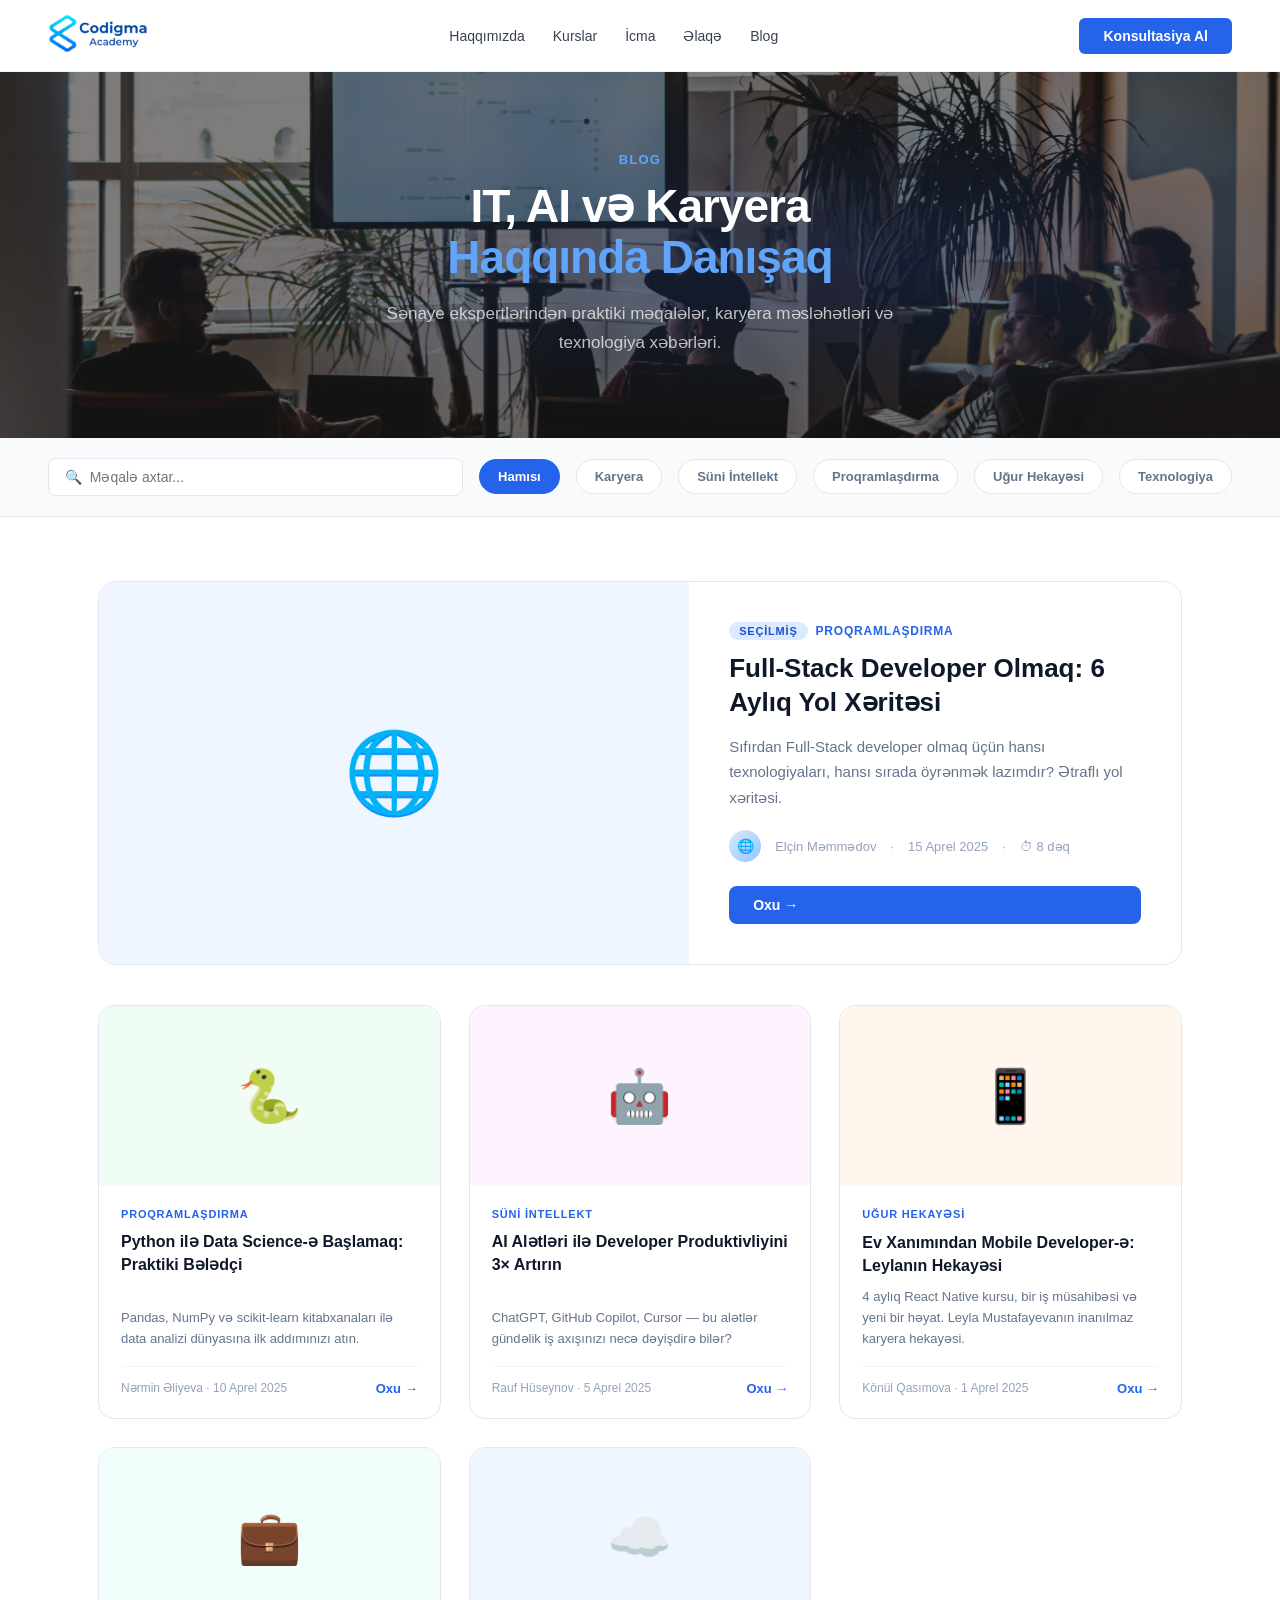
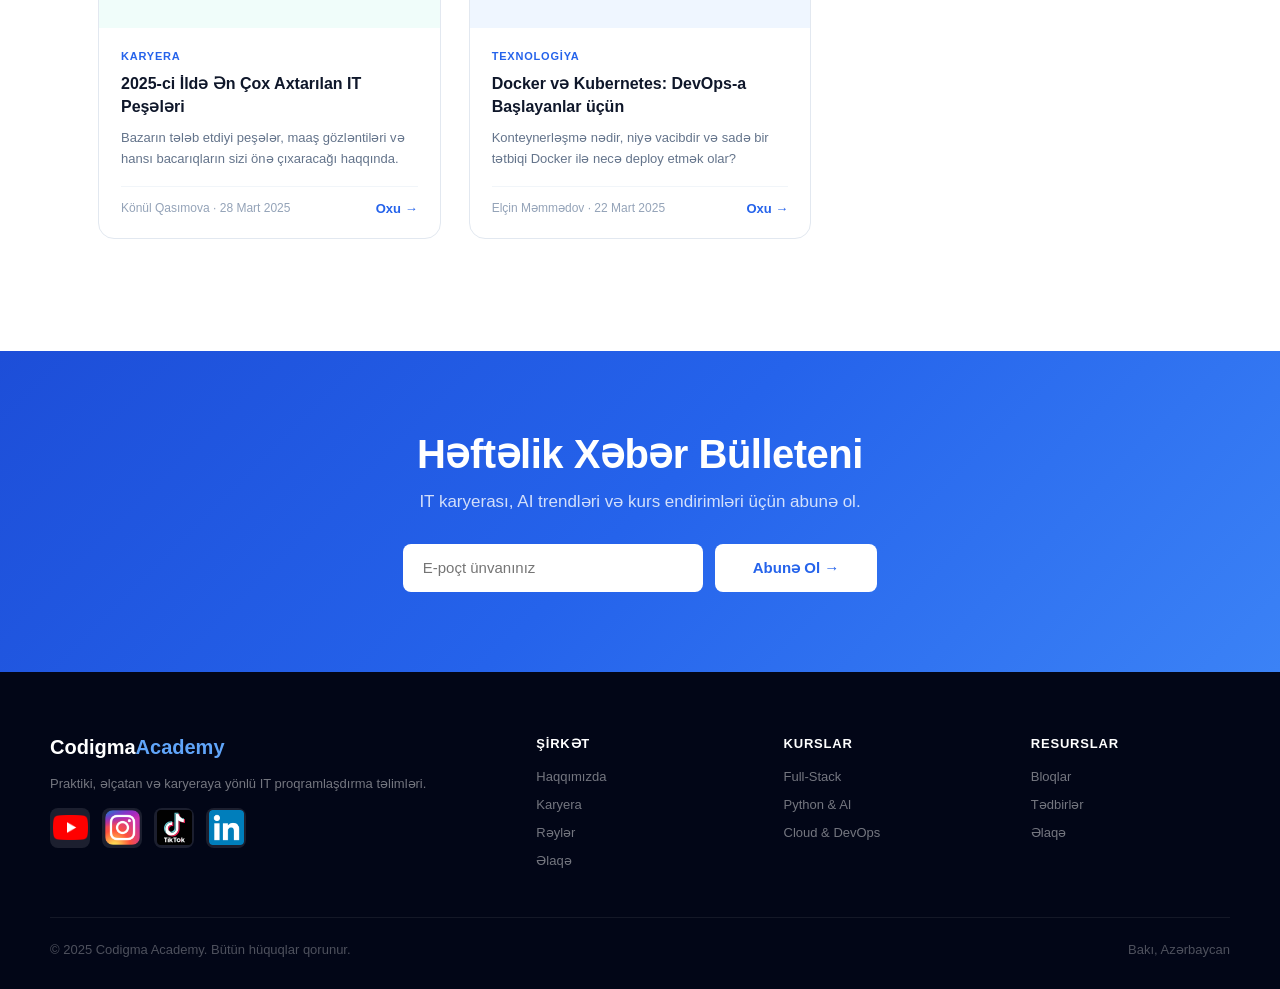
<file: blog.html>
<!DOCTYPE html>
<html lang="az">
<head>
<meta charset="UTF-8">
<meta name="viewport" content="width=device-width, initial-scale=1.0">
<title>Blog — Codigma Academy</title>
<link rel="stylesheet" href="./styles.css">
<link rel="stylesheet" href="./admin.css">
    <link rel="icon" type="image/x-icon" href="./images/codigma.svg">

</head>
<body>

<nav>
    <a href="./" class="logo">
    <img style="width: 100px;" src="./images/cdgma.png" alt="" srcset="">
  </a>  
  <ul class="nav-links" id="navLinks">
    <li><a href="./about/">Haqqımızda</a></li>
    <li><a href="./courses/">Kurslar</a></li>
    <li><a href="./reviews/">İcma</a></li>
    <li><a href="./contact/">Əlaqə</a></li>
    <li><a href="./blog.html">Blog</a></li>
  </ul>
  <a href="./contact/" class="nav-cta">Konsultasiya Al</a>
  
  <!-- Mobile Menu Button -->
  <button class="mobile-menu-btn" id="mobileMenuBtn">
    <span></span>
    <span></span>
    <span></span>
  </button>
</nav>

<div class="blog-page-hero blog-image">
  <div class="label">Blog</div>
  <h1>IT, AI və Karyera<br><em>Haqqında Danışaq</em></h1>
  <p>Sənaye ekspertlərindən praktiki məqalələr, karyera məsləhətləri və texnologiya xəbərləri.</p>
</div>

<div class="blog-controls">
  <input class="blog-search" type="text" id="searchInput" placeholder="🔍  Məqalə axtar...">
  <button class="blog-cat-btn active" data-cat="all">Hamısı</button>
  <button class="blog-cat-btn" data-cat="Karyera">Karyera</button>
  <button class="blog-cat-btn" data-cat="Süni İntellekt">Süni İntellekt</button>
  <button class="blog-cat-btn" data-cat="Proqramlaşdırma">Proqramlaşdırma</button>
  <button class="blog-cat-btn" data-cat="Uğur Hekayəsi">Uğur Hekayəsi</button>
  <button class="blog-cat-btn" data-cat="Texnologiya">Texnologiya</button>
</div>

<div class="blog-main">
  <div class="blog-grid-full" id="blogGrid"></div>
  <div class="blog-pagination" id="pagination"></div>
</div>

<div class="cta-sec">
  <h2>Həftəlik Xəbər Bülleteni</h2>
  <p>IT karyerası, AI trendləri və kurs endirimləri üçün abunə ol.</p>
  <div style="display:flex;gap:12px;justify-content:center;flex-wrap:wrap">
    <input type="email" placeholder="E-poçt ünvanınız" style="padding:14px 20px;border-radius:8px;border:none;font-size:15px;width:300px;outline:none">
    <button class="btn-white" style="cursor:pointer;border:none">Abunə Ol →</button>
  </div>
</div>

<footer>
  <div class="footer-inner">
    <div class="footer-top">
      <div><div class="footer-logo">Codigma<span>Academy</span></div><p class="footer-desc">Praktiki, əlçatan və karyeraya yönlü IT proqramlaşdırma təlimləri.</p><div class="footer-socials"><a href="https://www.youtube.com" target="_blank" rel="noopener noreferrer" title="YouTube"><img src="../images/YouTube_full-color_icon_(2017).svg.webp" class="social-img" alt="" srcset=""></a><a href="https://www.instagram.com" target="_blank" rel="noopener noreferrer" title="Instagram"><img src="../images/Instagram_logo_2016.svg.png" class="social-img" alt=""></a><a href="https://www.tiktok.com" target="_blank" rel="noopener noreferrer" title="TikTok"><img src="../images/tiktok-logo.svg" class="social-img" alt="" srcset=""></a><a href="https://www.linkedin.com" target="_blank" rel="noopener noreferrer" title="LinkedIn"><img src="../images/LinkedIn_icon.svg.webp" class="social-img" class="social-img" alt="" srcset=""></a></div></div>
      <div class="footer-col"><h4>Şirkət</h4><ul><li><a href="./about/">Haqqımızda</a></li><li><a href="./careers/">Karyera</a></li><li><a href="./reviews/">Rəylər</a></li><li><a href="./contact/">Əlaqə</a></li></ul></div>
      <div class="footer-col"><h4>Kurslar</h4><ul><li><a href="./courses/">Full-Stack</a></li><li><a href="./courses/">Python & AI</a></li><li><a href="./courses/">Cloud & DevOps</a></li></ul></div>
      <div class="footer-col"><h4>Resurslar</h4><ul><li><a href="./blog.html">Bloqlar</a></li><li><a href="#">Tədbirlər</a></li><li><a href="./contact/">Əlaqə</a></li></ul></div>
    </div>
    <div class="footer-bottom"><p>© 2025 Codigma Academy. Bütün hüquqlar qorunur.</p><p>Bakı, Azərbaycan</p></div>
  </div>
</footer>

<script>
const DEFAULT_POSTS = [
  {
    id: 1, title: "Full-Stack Developer Olmaq: 6 Aylıq Yol Xəritəsi",
    category: "Proqramlaşdırma", emoji: "🌐", author: "Elçin Məmmədov",
    date: "15 Aprel 2025", readTime: "8 dəq", status: "published", bg: "#eff6ff",
    excerpt: "Sıfırdan Full-Stack developer olmaq üçün hansı texnologiyaları, hansı sırada öyrənmək lazımdır? Ətraflı yol xəritəsi.",
    content: `Full-Stack developer olmaq bu gün ən çox tələb olunan IT peşələrindən biridir. Lakin çoxları haradan başlayacağını bilmir. Bu məqalədə sıfırdan Full-Stack developer olmaq üçün 6 aylıq realist yol xəritəsini paylaşırıq.

## 1-ci Ay: Veb-in Əsasları

İlk olaraq HTML və CSS öyrənin. Bu iki texnologiya hər veb səhifənin bünövrəsidir. HTML-in semantik elementlərini mənimsəyin — header, nav, main, footer, article. CSS ilə isə Flexbox və Grid sistemlərini mütləq öyrənin, çünki müasir layout-ların 90%-i bu iki alətlə qurulur.

**Hədəf:** Sadə, responsiv bir CV səhifəsi hazırlamaq.

## 2-ci Ay: JavaScript Əsasları

JavaScript — veb-in proqramlaşdırma dilidir. Dəyişənlər, funksiyalar, massivlər, obyektlər, DOM manipulyasiyası. Xüsusilə ES6+ sintaksisini öyrənin: arrow functions, destructuring, spread operator, async/await.

**Hədəf:** JavaScript ilə interaktiv bir todo tətbiqi yazmaq.

## 3-cü Ay: React Framework

React bu gün ən populyar frontend kitabxanasıdır. Komponent arxitekturası, props, state, useEffect hook-u. Sonra React Router ilə çox səhifəli tətbiq qurun.

**Hədəf:** React ilə kiçik bir e-ticarət interfeysi hazırlamaq.

## 4-cü Ay: Node.js və Backend

Frontend-i bitirdikdən sonra backend-ə keçin. Node.js + Express ilə REST API qurun. HTTP metodlarını, middleware konseptini, error handling-i öyrənin.

**Hədəf:** CRUD əməliyyatları olan bir REST API yazmaq.

## 5-ci Ay: Verilənlər Bazası

PostgreSQL — relyasiya verilənlər bazasının sənaye standartıdır. SQL sorğularını, JOIN-ləri, indexləri öyrənin. Prisma ORM ilə Node.js-ə bağlayın.

**Hədəf:** Real verilənlər bazası ilə işləyən tam bir backend hazırlamaq.

## 6-cı Ay: Deployment və Portfolio

Git/GitHub, Docker əsasları, Vercel/Railway-də deployment. Bu ayda keçmiş 5 ayın biliklərini birləşdirən TAM bir layihə hazırlayın — frontend + backend + database.

**Nəticə:** 6 ayın sonunda işə müraciət edə biləcək səviyyədə Full-Stack developer olacaqsınız.`
  },
  {
    id: 2, title: "Python ilə Data Science-ə Başlamaq: Praktiki Bələdçi",
    category: "Proqramlaşdırma", emoji: "🐍", author: "Nərmin Əliyeva",
    date: "10 Aprel 2025", readTime: "6 dəq", status: "published", bg: "#f0fdf4",
    excerpt: "Pandas, NumPy və scikit-learn kitabxanaları ilə data analizi dünyasına ilk addımınızı atın.",
    content: `Data Science — məlumatlardan dəyərli anlayışlar çıxarmaq sənətidir. Python bu sahənin ən güclü alətlərindən birini təklif edir. Bu bələdçidə başlanğıc üçün əsas addımları izah edirik.

## Niyə Python?

Python-un data science üçün seçilməsinin bir neçə səbəbi var: sadə sintaksis, güclü kitabxana ekosistemi, böyük icma dəstəyi. Pandas, NumPy, Matplotlib, scikit-learn — bu kitabxanalar Data Science-i mümkün edir.

## NumPy ilə Başlayın

NumPy — rəqəmsal hesablamalar üçün əsas kitabxanadır. N-ölçülü massivlər, riyazi əməliyyatlar, lineer cəbr. Data Science-in bünövrəsidir.

python
import numpy as np
data = np.array([1, 2, 3, 4, 5])
print(data.mean())  # 3.0


## Pandas ilə Data Analizi

Pandas — cədvəl şəklindəki məlumatlarla işləmək üçündür. CSV faylları oxumaq, süzmək, qruplaşdırmaq, birləşdirmək.
python
import pandas as pd
df = pd.read_csv('data.csv')
df.groupby('category')['sales'].sum()


## Matplotlib və Seaborn ilə Vizualizasiya

Məlumatları görmək analizi asanlaşdırır. Bar chart, line plot, heatmap, scatter plot — hər biri fərqli anlayışı göstərir.

## scikit-learn ilə Maşın Öyrənməsi

Klassifikasiya, regression, klasterləşdirmə. scikit-learn bu alqoritmləri bir neçə sətir kodla tətbiq etməyə imkan verir.

## Praktiki Layihə

Başlamaq üçün Kaggle platformasında "Titanic" dataset-ini yükləyin. Bu real dataset üzərində bütün bu alətləri məşq edə bilərsiniz.`
  },
  {
    id: 3, title: "AI Alətləri ilə Developer Produktivliyini 3× Artırın",
    category: "Süni İntellekt", emoji: "🤖", author: "Rauf Hüseynov",
    date: "5 Aprel 2025", readTime: "5 dəq", status: "published", bg: "#fdf4ff",
    excerpt: "ChatGPT, GitHub Copilot, Cursor — bu alətlər gündəlik iş axışınızı necə dəyişdirə bilər?",
    content: `Süni intellekt alətləri developer-lərin iş üsulunu kökündən dəyişdirir. Düzgün istifadə edilsə, günlük işinizi 3 dəfə sürətləndirmək mümkündür. Gəlin konkret alətlərə baxaq.

## GitHub Copilot

GitHub Copilot — kod yazarkən avtomatik tamamlama edir. Sadəcə bir şərh yazın, Copilot kodu yazsın. Repetitiv tapşırıqlar üçün inanılmaz dərəcədə faydalıdır.

**Ən yaxşı istifadə halları:**
- Boilerplate kod yazmaq
- Test yazmaq
- Dokumentasiya əlavə etmək
- Tanış olmadığınız API-ları tez öyrənmək

## Cursor IDE

Cursor — AI ilə inteqrasiya olunmuş kod redaktorudur. VS Code-un bütün funksionallığına sahib olmaqla yanaşı, kodunuz haqqında sual verə, refactor edə, bug axtara bilərsiniz.

**Əsas fərq:** GitHub Copilot bir fayl görür, Cursor isə bütün proyekti başa düşür.

## ChatGPT / Claude — Kod Review Üçün

Yazdığınız kodu AI-a göstərin, review istəyin. Potensial bug-ları, performans problemlərini, daha yaxşı yanaşmaları tapır.

## Praktiki İpucları

1. AI-a kontekst verin — "Bu React komponenti çox yavaş render olur, niyə?" kimi konkret suallar soruşun
2. AI çıxışını körü-körünə kopyalamayın — anlamadan istifadə etmək uzunmüddətdə zərərlidir
3. Kod yazmaq üçün deyil, öyrənmək üçün də istifadə edin

AI alətləri sizi əvəz etmir — sizi daha güclü edir.`
  },
  {
    id: 4, title: "Ev Xanımından Mobile Developer-ə: Leylanın Hekayəsi",
    category: "Uğur Hekayəsi", emoji: "📱", author: "Könül Qasımova",
    date: "1 Aprel 2025", readTime: "4 dəq", status: "published", bg: "#fff7ed",
    excerpt: "4 aylıq React Native kursu, bir iş müsahibəsi və yeni bir həyat. Leyla Mustafayevanın inanılmaz karyera hekayəsi.",
    content: `Leyla Mustafayeva 34 yaşında iki uşaq anası idi. İT sahəsindən tamamilə uzaq bir həyat sürürdü. Lakin bir gecə oturub düşündü: "Nə vaxtacan eyni şeyi edəcəyəm?"

## Başlanğıc

"Əvvəllər heç bir proqramlaşdırma bilmirdim. Kompüterdə yalnız Word açardım," deyə Leyla gülümsəyir. Codigma Academy-un reklam banneri ona Instagram-da çıxdı. İlk öncə inanmadı — "Mən 34 yaşında nə developer olacağam?"

Lakin pulsuz konsultasiyaya getdi. Karyera məsləhətçisi Könül xanım ona dedi: "Yaş heç vaxt mane deyil. Sadəcə qərar vermək lazımdır."

## 4 Aylıq Səyahət

React Native kursuna qeydiyyat oldu. İlk həftə çətin idi — JavaScript sintaksisi, komponent anlayışı, state management. Lakin dərs yoldaşları və mentorlar hər addımda yanında idi.

"Uşaqlar yatandan sonra gecə saat 11-dən 1-ə kimi çalışırdım. Bəzən yorulurdum, lakin hər gün bir az daha irəli getdiyimi görürdüm."

4 aylıq kursun sonunda Leyla tam işlək bir mobil tətbiq hazırlamışdı — alış-veriş siyahısı tətbiqi. Sadə, lakin real.

## İlk İş Müsahibəsi

Kursu bitirdikdən 3 həftə sonra AppStudio şirkətindən dəvət aldı. "Müsahibədə çox gərgin idim. Lakin portfolio-m vardı — real işlər. Sualların çoxuna cavab verə bildim."

Müsahibədən 2 gün sonra zəng gəldi: "Sizi komandamızda görmək istəyirik."

## Bu Gün

Leyla bu gün AppStudio-da Junior Mobile Developer işləyir. Aylıq maaşı ₼ 2,800-dir.

"Uşaqlarıma bir şey sübut etdim: həyatda heç bir şey gec deyil. Sadəcə başlamaq lazımdır."`
  },
  {
    id: 5, title: "2025-ci İldə Ən Çox Axtarılan IT Peşələri",
    category: "Karyera", emoji: "💼", author: "Könül Qasımova",
    date: "28 Mart 2025", readTime: "7 dəq", status: "published", bg: "#f0fdfa",
    excerpt: "Bazarın tələb etdiyi peşələr, maaş gözləntiləri və hansı bacarıqların sizi önə çıxaracağı haqqında.",
    content: `IT bazarı sürətlə dəyişir. 2025-ci ildə hansı peşələrin ən çox tələb olunduğunu, ortalama maaşları və lazım olan bacarıqları araşdırdıq.

## 1. AI/ML Mühəndisi

Süni intellektin yüksəlişi ilə birlikdə bu peşə rekordu qırdı. Azərbaycanda ortalama maaş: ₼ 4,000–6,000.

**Lazım olan bacarıqlar:** Python, TensorFlow/PyTorch, matematik (lineer cəbr, statistika), verilənlər bazası.

## 2. Cloud / DevOps Mühəndisi

Şirkətlər infrastrukturlarını buluda köçürür. AWS, Azure, GCP mütəxəssislərinə tələbat kəskin artıb.

**Ortalama maaş:** ₼ 3,500–5,500
**Sertifikatlar:** AWS Solutions Architect, Google Cloud Professional

## 3. Full-Stack Developer

Hər iki tərəfi — frontend və backend — bilən developerlər kiçik şirkətlər üçün xüsusilə dəyərlidir.

**Ortalama maaş:** ₼ 2,800–4,500
**Tələb olunan stack:** React, Node.js, PostgreSQL

## 4. Kibertəhlükəsizlik Mütəxəssisi

Rəqəmsal hücumların artması ilə bu sahə boom yaşayır. Banklar, dövlət qurumları, böyük şirkətlər aktiv işçi axtarır.

**Ortalama maaş:** ₼ 3,000–5,000
**Sertifikatlar:** CompTIA Security+, CEH, OSCP

## 5. Data Analitiki

Hər şirkətin məlumatlarını anlamağa ehtiyacı var. SQL bilan Python biləsi bir data analitik demək olar ki, istədiyi yerdə iş tapa bilər.

**Ortalama maaş:** ₼ 2,500–4,000

## Nəticə

Hansı sahəni seçsəniz, ən vacib bacarıq — davamlı öyrənmə qabiliyyətidir. Texnologiya dəyişir, lakin öyrənməyi sevən insan həmişə irəlidə olur.`
  },
  {
    id: 6, title: "Docker və Kubernetes: DevOps-a Başlayanlar üçün",
    category: "Texnologiya", emoji: "☁️", author: "Elçin Məmmədov",
    date: "22 Mart 2025", readTime: "9 dəq", status: "published", bg: "#eff6ff",
    excerpt: "Konteynerləşmə nədir, niyə vacibdir və sadə bir tətbiqi Docker ilə necə deploy etmək olar?",
    content: `"Mənim kompüterimda işləyir" — developer-lərin ən məşhur bəhanəsi. Docker bu problemi həll edir. Gəlin Docker-ə sıfırdan baxaq.

## Konteyner nədir?

Konteyner — tətbiqinizi bütün asılılıqları ilə birlikdə paketləyən texnologiyadır. Sanki tətbiqinizi öz mini kompüterinə qoyursunuz.

**Virtual maşından fərqi:** VM bütün əməliyyat sistemini simulyasiya edir (ağır). Konteyner isə yalnız tətbiq üçün lazım olanı götürür (yüngül, sürətli).

## Docker-in Əsas Anlayışları

**Image** — tətbiqin "fotoşəkli". Dəyişməzdir.
**Container** — image-in işləyən nüsxəsi.
**Dockerfile** — image-i necə quracağını təsvir edən fayl.
**Docker Hub** — image-lərin paylaşıldığı yer.

## İlk Dockerfile

dockerfile
FROM node:18-alpine
WORKDIR /app
COPY package*.json ./
RUN npm install
COPY . .
EXPOSE 3000
CMD ["node", "index.js"]


Bu Dockerfile Node.js tətbiqinizi konteynerə qoyur. Sonra:

bash
docker build -t menim-tetbiqim .
docker run -p 3000:3000 menim-tetbiqim


## Kubernetes nədir?

Bir konteyner Docker ilə idarə olunur. Yüzlərcə konteyner? Kubernetes lazımdır. Kubernetes — konteynerlerin orkestrasiya sistemidir: hansı konteyner harada işləsin, neçəsi olsun, biri çöksə nə olsun.

## Haradan Başlamaq?

1. Docker Desktop quraşdırın
2. Rəsmi Docker tutorial-ını keçin
3. Öz tətbiqinizi Dockerize edin
4. Docker Compose ilə çox konteynerli sistem qurun
5. Kubernetes-ə keçin (minikube ilə başlayın)

DevOps yolu uzundur, lakin hər addım növbəti addımı asanlaşdırır.`
  }
];

const BG_COLORS = { "🌐":"#eff6ff","🐍":"#f0fdf4","🤖":"#fdf4ff","📱":"#fff7ed","💼":"#f0fdfa","☁️":"#eff6ff","🎓":"#f0fdf4","💡":"#fdf4ff","🛡️":"#fef2f2","🗄️":"#f0fdfa","📊":"#fef9c3","🚀":"#fff7ed" };
const PER_PAGE = 6;
let currentPage = 1, currentCat = 'all', searchQ = '';

function getPosts() {
  const saved = localStorage.getItem('cn_posts');
  if (saved) { const p = JSON.parse(saved); if (p.length) return p; }
  return DEFAULT_POSTS;
}

function getFiltered() {
  return getPosts().filter(p => {
    if (p.status !== 'published') return false;
    if (currentCat !== 'all' && p.category !== currentCat) return false;
    if (searchQ && !p.title.toLowerCase().includes(searchQ) && !p.excerpt.toLowerCase().includes(searchQ)) return false;
    return true;
  });
}

function cardBg(p) { return p.bg || BG_COLORS[p.emoji] || '#f8fafc'; }

// Navigate to blog-post.html with post id
function openPost(id) {
  window.location.href = `blog-post.html?id=${id}`;
}

function renderBlog() {
  const grid = document.getElementById('blogGrid');
  const pag  = document.getElementById('pagination');
  const posts = getFiltered();

  if (!posts.length) {
    grid.innerHTML = `<div class="blog-empty"><div class="icon">📭</div><h3>Məqalə tapılmadı</h3><p>Axtarış parametrlərini dəyişdirməyə çalışın.</p></div>`;
    pag.innerHTML = '';
    return;
  }

  const totalPages = Math.ceil(posts.length / PER_PAGE);
  if (currentPage > totalPages) currentPage = 1;
  const start = (currentPage - 1) * PER_PAGE;
  const pagePosts = posts.slice(start, start + PER_PAGE);

  let html = '';
  pagePosts.forEach((p, i) => {
    if (i === 0 && currentPage === 1 && currentCat === 'all' && !searchQ) {
      html += `
      <div class="blog-featured">
        <div class="blog-feat-img" style="background:${cardBg(p)};overflow:hidden">${p.image ? `<img src="${p.image}" style="width:100%;height:100%;object-fit:cover">` : p.emoji}</div>
        <div class="blog-feat-body">
          <div class="blog-feat-tag"><span class="feat-badge">Seçilmiş</span> ${p.category}</div>
          <h2>${p.title}</h2>
          <p>${p.excerpt}</p>
          <div class="blog-meta">
            <div class="blog-author-av">${p.emoji}</div>
            <span>${p.author}</span>
            <span>·</span><span>${p.date}</span>
            <span>·</span><span>⏱ ${p.readTime}</span>
          </div>
          <a href="blog-post.html?id=${p.id}" class="blog-read-btn">Oxu →</a>
        </div>
      </div>`;
    } else {
      html += `
      <div class="blog-card-full">
        <div class="blog-card-img" style="background:${cardBg(p)};overflow:hidden">${p.image ? `<img src="${p.image}" style="width:100%;height:100%;object-fit:cover">` : p.emoji}</div>
        <div class="blog-card-body">
          <div class="blog-card-tag">${p.category}</div>
          <h3>${p.title}</h3>
          <p>${p.excerpt}</p>
          <div class="blog-card-footer">
            <span>${p.author} · ${p.date}</span>
            <a href="blog-post.html?id=${p.id}" class="blog-card-link">Oxu →</a>
          </div>
        </div>
      </div>`;
    }
  });
  grid.innerHTML = html;

  if (totalPages <= 1) { pag.innerHTML = ''; return; }
  let pagHtml = '';
  if (currentPage > 1) pagHtml += `<button class="page-btn" onclick="gotoPage(${currentPage-1})">‹</button>`;
  for (let i = 1; i <= totalPages; i++)
    pagHtml += `<button class="page-btn ${i===currentPage?'active':''}" onclick="gotoPage(${i})">${i}</button>`;
  if (currentPage < totalPages) pagHtml += `<button class="page-btn" onclick="gotoPage(${currentPage+1})">›</button>`;
  pag.innerHTML = pagHtml;
}

function gotoPage(n) { currentPage = n; renderBlog(); window.scrollTo({top:300,behavior:'smooth'}); }

document.querySelectorAll('.blog-cat-btn').forEach(btn => {
  btn.addEventListener('click', () => {
    document.querySelectorAll('.blog-cat-btn').forEach(b => b.classList.remove('active'));
    btn.classList.add('active');
    currentCat = btn.dataset.cat; currentPage = 1; renderBlog();
  });
});

document.getElementById('searchInput').addEventListener('input', e => {
  searchQ = e.target.value.trim().toLowerCase(); currentPage = 1; renderBlog();
});

window.addEventListener('storage', e => { if (e.key === 'cn_posts') renderBlog(); });
renderBlog();

// Mobile menu toggle
const mobileMenuBtn = document.getElementById('mobileMenuBtn');
const navLinks = document.getElementById('navLinks');

if (mobileMenuBtn) {
  mobileMenuBtn.addEventListener('click', () => {
    navLinks.classList.toggle('active');
    mobileMenuBtn.classList.toggle('active');
  });

  // Close mobile menu when link is clicked
  const navItems = navLinks.querySelectorAll('a');
  navItems.forEach(item => {
    item.addEventListener('click', () => {
      navLinks.classList.remove('active');
      mobileMenuBtn.classList.remove('active');
    });
  });
}
</script>
</body>
</html>
</file>
<file: styles.css>
* { margin: 0; padding: 0; box-sizing: border-box; }
body { font-family: 'Segoe UI', Arial, sans-serif; color: #1a1a1a; background: #fff; }

/* ── NAVIGATION ── */
nav { display: flex; align-items: center; justify-content: space-between; padding: 0 48px; height: 72px; background: #fff; border-bottom: 1px solid #f0f0f0; position: sticky; top: 0; z-index: 200; }
.nav-links { display: flex; gap: 28px; list-style: none; }
.nav-links a { text-decoration: none; color: #374151; font-size: 14px; font-weight: 500; }
.nav-links a:hover { color: #2563eb; }
.nav-cta { background: #2563eb; color: #fff; padding: 10px 24px; border-radius: 6px; font-size: 14px; font-weight: 600; text-decoration: none; }

.course-logo{ width: 120px; }

.social-img { width: 35px; }

/* Mobile Menu Button */
.mobile-menu-btn { 
  display: none; 
  flex-direction: column; 
  background: none; 
  border: none; 
  cursor: pointer; 
  gap: 6px;
  z-index: 201;
}

.mobile-menu-btn span { 
  width: 25px; 
  height: 3px; 
  background: #0f172a; 
  border-radius: 3px;
  transition: all 0.3s ease;
}

.mobile-menu-btn.active span:nth-child(1) {
  transform: rotate(45deg) translate(11px, 11px);
}

.mobile-menu-btn.active span:nth-child(2) {
  opacity: 0;
}

.mobile-menu-btn.active span:nth-child(3) {
  transform: rotate(-45deg) translate(8px, -8px);
}

/* ── COMMON TYPOGRAPHY & SECTIONS ── */
.sec { padding: 80px 48px; max-width: 1180px; margin: 0 auto; }
.sec-label, .label, .hero-label, .co-label { font-size: 13px; font-weight: 700; color: #2563eb; text-transform: uppercase; letter-spacing: 1.2px; margin-bottom: 12px; }
.label, .hero-label { color: #60a5fa; }
.sec-title { font-size: 38px; font-weight: 800; color: #0f172a; line-height: 1.15; margin-bottom: 16px; letter-spacing: -0.5px; }
.sec-sub { font-size: 17px; color: #64748b; line-height: 1.7; max-width: 560px; margin: 0 auto 48px; }

/* ── PAGE HERO ── */
.page-hero {padding: 80px 48px; text-align: center; color: #fff; position: relative; overflow: hidden; }
.page-hero::after { content: ''; position: absolute; inset: 0; background: radial-gradient(ellipse at 65% 50%, rgba(37,99,235,0.3) 0%, transparent 65%); }
.page-hero h1 { font-size: 48px; font-weight: 800; line-height: 1.1; letter-spacing: -1px; margin-bottom: 20px; position: relative; z-index: 1; }
.page-hero h1 em { font-style: normal; color: #60a5fa; }
.page-hero p { font-size: 18px; color: rgba(255,255,255,0.72); max-width: 560px; margin: 0 auto 32px; line-height: 1.7; position: relative; z-index: 1; }
.hero-chips { display: flex; gap: 12px; justify-content: center; flex-wrap: wrap; position: relative; z-index: 1; }
.chip { background: rgba(255,255,255,0.1); border: 1px solid rgba(255,255,255,0.2); border-radius: 100px; padding: 8px 18px; font-size: 13px; color: rgba(255,255,255,0.85); font-weight: 500; }
.about-image { background-image: url(./images/about-h.jpg); background-position: center; background-size: cover; padding: 80px 48px; text-align: center; color: #fff; position: relative; overflow: hidden; }
.courses-image { background-image: url(./images/courses-h.jpg); background-position: center; background-size: cover; padding: 80px 48px; text-align: center; color: #fff; position: relative; overflow: hidden; }
.reviews-image { background-image: url(./images/reviews-h1.jpg); background-position: center; background-size: cover; padding: 80px 48px; text-align: center; color: #fff; position: relative; overflow: hidden; }
.reviews-image::before {
  content: "";
  position: absolute;
  inset: 0;
  background: rgba(0, 0, 0, 0.468); /* tündlük burdan idarə olunur */
  z-index: 1;
}

.contact-image::before {
  content: "";
  position: absolute;
  inset: 0;
  background: rgba(0, 0, 0, 0.345); /* tündlük burdan idarə olunur */
  z-index: 1;
}

.contact-image { background-image: url(./images/contact-img.jpg); background-position: center; background-size: cover; padding: 80px 48px; text-align: center; color: #fff; position: relative; overflow: hidden; }
/* ── SLIDER ── */
.hero { position: relative; overflow: hidden; height: 580px; }
.slides-track { display: flex; height: 100%; transition: transform 0.65s cubic-bezier(0.77,0,0.18,1); }
.slide { min-width: 100%; height: 100%; display: flex; align-items: center; justify-content: center; flex-direction: column; text-align: center; padding: 80px 48px; position: relative; overflow: hidden; }
.slide-1 { background: linear-gradient(135deg, #0a0a1a 0%, #0f2460 55%, #1a3a8f 100%); background-image: url(./images/slider-1.jpg); background-position: center; background-size: cover; }
.slide-2 { background: linear-gradient(135deg, #0a1a0a 0%, #0a3a1f 55%, #0f5132 100%); background-image: url(./images/slider-2.jpg); background-position: center; background-size: cover; }
.slide-3 { background: linear-gradient(135deg, #1a0a0a 0%, #3a0a2a 55%, #5b1a5a 100%); background-image: url(./images/slider-3.jpg); background-position: center; background-size: cover; }
.slide::before { content: ''; position: absolute; inset: 0; background: radial-gradient(ellipse at 68% 48%, rgba(255,255,255,0.1) 0%, transparent 65%); }
.slide-content { position: relative; z-index: 1; max-width: 780px; opacity: 0; transform: translateY(28px); transition: opacity 0.55s 0.2s ease, transform 0.55s 0.2s ease; }
.slide.is-active .slide-content { opacity: 1; transform: translateY(0); }
.slide-eyebrow { display: inline-flex; gap: 12px; margin-bottom: 28px; background: rgba(255,255,255,0.08); border: 1px solid rgba(255,255,255,0.15); border-radius: 100px; padding: 8px 20px; }
.slide-eyebrow span { font-size: 13px; color: rgba(255,255,255,0.78); font-weight: 500; }
.slide-1 .dot { color: #60a5fa; }
.slide-2 .dot { color: #4ade80; }
.slide-3 .dot { color: #c084fc; }
.slide h1 { font-size: 50px; font-weight: 800; line-height: 1.12; color: #fff; margin-bottom: 20px; letter-spacing: -1px; }
.slide-1 h1 em { font-style: normal; color: #60a5fa; }
.slide-2 h1 em { font-style: normal; color: #4ade80; }
.slide-3 h1 em { font-style: normal; color: #c084fc; }
.slide > .slide-content > p { font-size: 18px; color: rgba(255,255,255,0.72); margin-bottom: 40px; line-height: 1.65; }
.slide-btns { display: flex; gap: 14px; justify-content: center; }
.btn-solid { padding: 15px 34px; border-radius: 8px; font-weight: 700; font-size: 15px; text-decoration: none; }
.slide-1 .btn-solid { background: #2563eb; color: #fff; }
.slide-2 .btn-solid { background: #16a34a; color: #fff; }
.slide-3 .btn-solid { background: #7c3aed; color: #fff; }
.btn-ghost { border: 1.5px solid rgba(255,255,255,0.4); color: #fff; padding: 15px 34px; border-radius: 8px; font-weight: 600; font-size: 15px; text-decoration: none; }
.btn-ghost:hover { background: rgba(255,255,255,0.1); }
.hero-arrow { position: absolute; top: 50%; transform: translateY(-50%); width: 48px; height: 48px; border-radius: 50%; background: rgba(255,255,255,0.12); border: 1px solid rgba(255,255,255,0.22); color: #fff; font-size: 20px; cursor: pointer; display: flex; align-items: center; justify-content: center; z-index: 10; transition: background 0.2s; user-select: none; }
.hero-arrow:hover { background: rgba(255,255,255,0.26); }
.prev { left: 24px; }
.next { right: 24px; }
.hero-dots { position: absolute; bottom: 28px; left: 50%; transform: translateX(-50%); display: flex; gap: 8px; z-index: 10; }
.hero-dots button { width: 8px; height: 8px; border-radius: 4px; background: rgba(255,255,255,0.3); border: none; cursor: pointer; transition: width 0.35s ease, background 0.35s ease; padding: 0; }
.hero-dots button.active { width: 28px; background: #fff; }
.slide-progress { position: absolute; bottom: 0; left: 0; height: 3px; background: rgba(255,255,255,0.1); width: 100%; z-index: 10; }
.slide-progress-fill { height: 100%; width: 0%; }
.slide-1 .slide-progress-fill { background: #60a5fa; }
.slide-2 .slide-progress-fill { background: #4ade80; }
.slide-3 .slide-progress-fill { background: #c084fc; }

/* ── TRUST & STATS ── */
.trust-bar { background: #f8fafc; border-bottom: 1px solid #e8eef4; padding: 0 48px; }
.trust-label { font-size: 12px; color: #94a3b8; font-weight: 600; text-transform: uppercase; letter-spacing: 1px; padding: 16px 0 8px; }
.trust-logos { display: flex; gap: 48px; padding: 12px 0 20px; flex-wrap: wrap; }
.trust-logo { font-size: 15px; font-weight: 700; color: #94a3b8; }
.stats { background: #f0f9ff; padding: 40px 48px; display: flex; justify-content: center; border-bottom: 1px solid #bae6fd; }
.stat { text-align: center; padding: 20px 48px; border-right: 1px solid #bae6fd; }
.stat:last-child { border-right: none; }
.stat-num { font-size: 36px; font-weight: 800; color: #0284c7; }
.stat-label { font-size: 13px; color: #64748b; margin-top: 4px; }
.stats-band { background: #0f172a; padding: 60px 48px; }
.stats-inner { max-width: 1180px; margin: 0 auto; display: grid; grid-template-columns: repeat(4,1fr); gap: 0; }
.st { text-align: center; padding: 0 20px; border-right: 1px solid rgba(255,255,255,0.1); }
.st:last-child { border-right: none; }
.st-num { font-size: 42px; font-weight: 800; color: #60a5fa; margin-bottom: 6px; }
.st-label { font-size: 14px; color: rgba(255,255,255,0.5); }

/* ── WHO & FOR SECTIONS ── */
.who { max-width: 1180px; margin: 0 auto; padding: 80px 48px; display: grid; grid-template-columns: 1fr 1fr; gap: 72px; align-items: center; }
.who-img { background-image: url(./images/it-1.jpg); background-position: center; background-size: cover; border-radius: 20px; height: 420px; display: flex; align-items: center; justify-content: center; font-size: 90px; position: relative; }
.who-badge { position: absolute; bottom: 24px; left: 24px; background: #fff; border-radius: 12px; padding: 14px 20px; box-shadow: 0 4px 20px rgba(0,0,0,0.1); display: flex; align-items: center; gap: 10px; }
.who-badge .num { font-size: 26px; font-weight: 800; color: #2563eb; }
.who-badge .txt { font-size: 12px; color: #64748b; line-height: 1.4; }
.who-features { margin-top: 32px; display: flex; flex-direction: column; gap: 20px; }
.wf { display: flex; gap: 14px; align-items: flex-start; }
.wf-icon { width: 36px; height: 36px; border-radius: 9px; background: #eff6ff; display: flex; align-items: center; justify-content: center; font-size: 17px; flex-shrink: 0; }
.wf h4 { font-size: 15px; font-weight: 700; color: #0f172a; margin-bottom: 4px; }
.wf p { font-size: 14px; color: #64748b; line-height: 1.55; }
.for-section { background: #0f172a; padding: 80px 48px; }
.for-inner { max-width: 1180px; margin: 0 auto; }
.for-grid { display: grid; grid-template-columns: repeat(3,1fr); gap: 24px; margin-top: 48px; }
.for-card { background: rgba(255,255,255,0.05); border: 1px solid rgba(255,255,255,0.08); border-radius: 16px; padding: 32px 28px; }
.for-card-icon { font-size: 36px; margin-bottom: 18px; display: block; }
.for-card h3 { font-size: 18px; font-weight: 700; color: #fff; margin-bottom: 10px; }
.for-card p { font-size: 14px; color: rgba(255,255,255,0.6); line-height: 1.65; }

/* ── COURSES & BOOTCAMP ── */
.courses-bg { background: #f8fafc; padding: 80px 48px; }
.courses-inner { max-width: 1180px; margin: 0 auto; }
.courses-head { display: flex; justify-content: space-between; align-items: flex-end; margin-bottom: 48px; }
.view-all { font-size: 14px; font-weight: 600; color: #2563eb; text-decoration: none; }
.courses-grid { display: grid; grid-template-columns: repeat(3,1fr); gap: 28px; margin-top: 48px; }
.courses-grid-2 { display: grid; grid-template-columns: repeat(2,1fr); gap: 28px; margin-top: 48px; }

.c-card { background: #fff; border-radius: 16px; border: 1px solid #e2e8f0; overflow: hidden; transition: transform 0.2s, box-shadow 0.2s; }
.c-card:hover { transform: translateY(-5px); box-shadow: 0 12px 32px rgba(0,0,0,0.08); }
.c-card-top { height: 170px; display: flex; align-items: center; justify-content: center; font-size: 54px; }
.cc1 .c-card-top { background: linear-gradient(135deg,#eff6ff,#bfdbfe); }
.cc2 .c-card-top { background: linear-gradient(135deg,#f0fdf4,#bbf7d0); }
.cc3 .c-card-top { background: linear-gradient(135deg,#fdf4ff,#e9d5ff); }
.c-card-body { padding: 22px; }
.c-card-body h3 { font-size: 16px; font-weight: 700; color: #0f172a; margin-bottom: 8px; }
.c-card-body p { font-size: 13px; color: #64748b; line-height: 1.6; margin-bottom: 18px; }
.c-card-footer { display: flex; align-items: center; justify-content: space-between; }
.c-pill { font-size: 11px; font-weight: 700; padding: 4px 12px; border-radius: 100px; }
.cc1 .c-pill { background: #dbeafe; color: #1d4ed8; }
.cc2 .c-pill { background: #dcfce7; color: #166534; }
.cc3 .c-pill { background: #f3e8ff; color: #6b21a8; }
.c-link { font-size: 13px; font-weight: 700; color: #2563eb; text-decoration: none; }
.course-big { background: #fff; border: 1px solid #e2e8f0; border-radius: 18px; overflow: hidden; transition: transform 0.2s, box-shadow 0.2s; display: grid; grid-template-columns: 220px 1fr; }
.course-big:hover { transform: translateY(-4px); box-shadow: 0 12px 36px rgba(0,0,0,0.09); }
.course-thumb { display: flex; align-items: center; justify-content: center; font-size: 60px; }
.cb1 .course-thumb { background: linear-gradient(135deg,#eff6ff,#bfdbfe); }
.cb2 .course-thumb { background: linear-gradient(135deg,#f0fdf4,#bbf7d0); }
.cb3 .course-thumb { background: linear-gradient(135deg,#fdf4ff,#e9d5ff); }
.cb4 .course-thumb { background: linear-gradient(135deg,#fff7ed,#fed7aa); }
.cb5 .course-thumb { background: linear-gradient(135deg,#fef2f2,#fecaca); }
.cb6 .course-thumb { background: linear-gradient(135deg,#f0fdfa,#99f6e4); }
.course-info { padding: 28px 24px; }
.course-tags { display: flex; gap: 6px; flex-wrap: wrap; margin-bottom: 10px; }
.ctag { font-size: 11px; font-weight: 700; padding: 3px 10px; border-radius: 20px; }
.t-blue { background: #dbeafe; color: #1d4ed8; }
.t-green { background: #dcfce7; color: #166534; }
.t-purple { background: #f3e8ff; color: #6b21a8; }
.t-orange { background: #ffedd5; color: #9a3412; }
.t-red { background: #fee2e2; color: #991b1b; }
.t-teal { background: #ccfbf1; color: #0f766e; }
.course-info h3 { font-size: 18px; font-weight: 700; color: #0f172a; margin-bottom: 8px; }
.course-info p { font-size: 13px; color: #64748b; line-height: 1.6; margin-bottom: 18px; }
.course-meta { display: flex; gap: 16px; font-size: 12px; color: #64748b; margin-bottom: 18px; }
.course-meta span { display: flex; align-items: center; gap: 4px; }
.course-footer { display: flex; align-items: center; justify-content: space-between; }
.enroll-btn { background: #2563eb; color: #fff; padding: 9px 20px; border-radius: 7px; font-size: 13px; font-weight: 700; text-decoration: none; }
.price { font-size: 15px; font-weight: 800; color: #0f172a; }
.filter-bar { background: #f8fafc; border-bottom: 1px solid #e2e8f0; padding: 0 48px; display: flex; gap: 8px; align-items: center; }
.filter-btn { padding: 16px 20px; font-size: 14px; font-weight: 500; color: #64748b; background: none; border: none; cursor: pointer; border-bottom: 2px solid transparent; transition: all 0.2s; }
.filter-btn.active { color: #2563eb; border-bottom-color: #2563eb; font-weight: 700; }
.filter-btn:hover { color: #2563eb; }
.highlight-bg { background: #0f172a; padding: 72px 48px; }
.highlight-inner { max-width: 1180px; margin: 0 auto; display: grid; grid-template-columns: 1fr 1fr; gap: 64px; align-items: center; }
.highlight-text .label { color: #60a5fa; }
.highlight-text h2 { font-size: 38px; font-weight: 800; color: #fff; margin-bottom: 16px; line-height: 1.15; letter-spacing: -0.5px; }
.highlight-text p { font-size: 16px; color: rgba(255,255,255,0.65); line-height: 1.75; margin-bottom: 28px; }
.highlight-points { display: flex; flex-direction: column; gap: 14px; }
.hpoint { display: flex; gap: 12px; align-items: flex-start; }
.hpoint-icon { width: 32px; height: 32px; border-radius: 8px; background: rgba(96,165,250,0.15); display: flex; align-items: center; justify-content: center; font-size: 15px; flex-shrink: 0; }
.hpoint p { font-size: 14px; color: rgba(255,255,255,0.7); line-height: 1.5; }
.highlight-card { background: rgba(255,255,255,0.06); border: 1px solid rgba(255,255,255,0.1); border-radius: 20px; padding: 36px; }
.hc-title { font-size: 20px; font-weight: 700; color: #fff; margin-bottom: 24px; }
.hc-items { display: flex; flex-direction: column; gap: 16px; }
.hc-item { display: flex; justify-content: space-between; align-items: center; padding-bottom: 14px; border-bottom: 1px solid rgba(255,255,255,0.08); }
.hc-item:last-child { border-bottom: none; padding-bottom: 0; }
.hc-item span { font-size: 14px; color: rgba(255,255,255,0.6); }
.hc-item strong { font-size: 14px; color: #60a5fa; font-weight: 700; }
.highlight-btn { display: inline-block; margin-top: 28px; background: #2563eb; color: #fff; padding: 14px 32px; border-radius: 8px; font-size: 15px; font-weight: 700; text-decoration: none; }

/* ── FAQ ── */
.faq-bg, .faq-strip { background: #f8fafc; padding: 72px 48px; }
.faq-inner { max-width: 800px; margin: 0 auto; }
.faq-inner .sec-title, .faq-inner h2 { text-align: center; margin-bottom: 40px; font-size: 32px; font-weight: 800; color: #0f172a; letter-spacing: -0.5px; }
.faq-item { background: #fff; border: 1px solid #e2e8f0; border-radius: 12px; margin-bottom: 12px; overflow: hidden; }
.faq-q { padding: 18px 24px; font-size: 15px; font-weight: 600; color: #0f172a; cursor: pointer; display: flex; justify-content: space-between; align-items: center; }
.faq-q .icon, .faq-q .ic { color: #2563eb; font-size: 18px; font-weight: 300; }
.faq-a { padding: 0 24px 20px; font-size: 14px; color: #64748b; line-height: 1.7; }

/* ── CONTACT & MAP ── */
.contact-main { max-width: 1180px; margin: 0 auto; padding: 80px 48px; display: grid; grid-template-columns: 1fr 1.4fr; gap: 64px; align-items: start; }
.contact-info .sec-label { font-size: 13px; font-weight: 700; color: #2563eb; text-transform: uppercase; letter-spacing: 1.2px; margin-bottom: 12px; }
.contact-info h2 { font-size: 34px; font-weight: 800; color: #0f172a; line-height: 1.2; margin-bottom: 14px; letter-spacing: -0.5px; }
.contact-info p { font-size: 16px; color: #64748b; line-height: 1.75; margin-bottom: 36px; }
.info-cards { display: flex; flex-direction: column; gap: 16px; }
.info-card { display: flex; gap: 16px; align-items: flex-start; background: #f8fafc; border: 1px solid #e2e8f0; border-radius: 12px; padding: 18px 20px; }
.info-icon { width: 44px; height: 44px; border-radius: 10px; background: #eff6ff; display: flex; align-items: center; justify-content: center; font-size: 20px; flex-shrink: 0; }
.info-card h4 { font-size: 14px; font-weight: 700; color: #0f172a; margin-bottom: 4px; }
.info-card p { font-size: 14px; color: #64748b; line-height: 1.5; margin-bottom: 0; }
.info-card a { color: #2563eb; text-decoration: none; font-weight: 500; }
.socials { margin-top: 28px; }
.socials h4 { font-size: 14px; font-weight: 700; color: #0f172a; margin-bottom: 14px; }
.social-links { display: flex; gap: 10px; }
.s-link { width: 40px; height: 40px; border-radius: 9px; border: 1px solid #e2e8f0; display: flex; align-items: center; justify-content: center; font-size: 18px; text-decoration: none; transition: border-color 0.2s, background 0.2s; background: #fff; }
.s-link:hover { background: #eff6ff; border-color: #bfdbfe; }
.contact-form { background: #fff; border: 1px solid #e2e8f0; border-radius: 20px; padding: 40px; box-shadow: 0 4px 24px rgba(0,0,0,0.05); }
.form-title { font-size: 22px; font-weight: 800; color: #0f172a; margin-bottom: 6px; }
.form-sub { font-size: 14px; color: #64748b; margin-bottom: 28px; }
.form-row { display: grid; grid-template-columns: 1fr 1fr; gap: 16px; margin-bottom: 16px; }
.form-group { margin-bottom: 16px; }
.form-group label { display: block; font-size: 13px; font-weight: 600; color: #374151; margin-bottom: 6px; }
.form-group input, .form-group select, .form-group textarea { width: 100%; padding: 11px 14px; border: 1.5px solid #e2e8f0; border-radius: 8px; font-size: 14px; color: #0f172a; font-family: inherit; transition: border-color 0.2s; outline: none; background: #fff; }
.form-group input:focus, .form-group select:focus, .form-group textarea:focus { border-color: #2563eb; box-shadow: 0 0 0 3px rgba(37,99,235,0.08); }
.form-group textarea { resize: vertical; min-height: 110px; }
.form-group select { appearance: none; cursor: pointer; }
.topic-chips { display: flex; gap: 8px; flex-wrap: wrap; margin-bottom: 20px; }
.t-chip { padding: 7px 14px; border-radius: 20px; border: 1.5px solid #e2e8f0; font-size: 13px; font-weight: 500; color: #64748b; cursor: pointer; transition: all 0.2s; background: #fff; }
.t-chip.sel { background: #eff6ff; border-color: #2563eb; color: #2563eb; font-weight: 700; }
.submit-btn { width: 100%; background: #2563eb; color: #fff; padding: 14px; border-radius: 8px; font-size: 15px; font-weight: 700; border: none; cursor: pointer; transition: background 0.2s; }
.submit-btn:hover { background: #1d4ed8; }
.form-note { font-size: 12px; color: #94a3b8; text-align: center; margin-top: 12px; }
.map-sec { background: #0f172a; padding: 64px 48px; }
.map-inner { max-width: 1180px; margin: 0 auto; display: grid; grid-template-columns: 1fr 1fr; gap: 48px; align-items: center; }
.map-box { background: linear-gradient(135deg,#1e3a5f,#0f2460); border-radius: 16px; height: 300px; display: flex; align-items: center; justify-content: center; flex-direction: column; gap: 12px; border: 1px solid rgba(255,255,255,0.1); }
.map-box .pin { font-size: 48px; }
.map-box p { font-size: 14px; color: rgba(255,255,255,0.6); }
.map-text h2 { font-size: 28px; font-weight: 800; color: #fff; margin-bottom: 14px; }
.map-text p { font-size: 15px; color: rgba(255,255,255,0.6); line-height: 1.75; margin-bottom: 20px; }
.map-text .addr { font-size: 14px; color: #60a5fa; font-weight: 600; line-height: 1.6; }

/* ── CULTURE, TEAM & VALUES ── */
.culture-bg { background: #f8fafc; padding: 80px 48px; }
.culture-inner { max-width: 1180px; margin: 0 auto; display: grid; grid-template-columns: 1fr 1fr; gap: 64px; align-items: center; }
.culture-img { background: linear-gradient(135deg,#0f172a,#1e3a5f); border-radius: 20px; height: 400px; display: flex; align-items: center; justify-content: center; font-size: 80px; position: relative; }
.culture-badge { position: absolute; bottom: 24px; left: 24px; background: #fff; border-radius: 12px; padding: 14px 20px; box-shadow: 0 4px 20px rgba(0,0,0,0.15); display: flex; align-items: center; gap: 10px; }
.c-badge-icon { font-size: 28px; }
.c-badge-text .num { font-size: 22px; font-weight: 800; color: #2563eb; }
.c-badge-text .lbl { font-size: 12px; color: #64748b; }
.perks { display: grid; grid-template-columns: 1fr 1fr; gap: 14px; margin-top: 28px; }
.perk { background: #fff; border: 1px solid #e2e8f0; border-radius: 10px; padding: 16px; display: flex; gap: 12px; align-items: flex-start; }
.perk-icon { font-size: 20px; flex-shrink: 0; }
.perk h4 { font-size: 13px; font-weight: 700; color: #0f172a; margin-bottom: 3px; }
.perk p { font-size: 12px; color: #64748b; line-height: 1.5; }
.roles-filter { display: flex; gap: 8px; margin-bottom: 32px; flex-wrap: wrap; }
.rf-btn { padding: 8px 18px; border-radius: 20px; font-size: 13px; font-weight: 600; border: 1px solid #e2e8f0; background: #fff; color: #64748b; cursor: pointer; transition: all 0.2s; }
.rf-btn.active { background: #2563eb; color: #fff; border-color: #2563eb; }
.rf-btn:hover { border-color: #2563eb; color: #2563eb; }
.roles-list { display: flex; flex-direction: column; gap: 16px; }
.role-card { background: #fff; border: 1px solid #e2e8f0; border-radius: 14px; padding: 24px 28px; display: flex; align-items: center; justify-content: space-between; transition: box-shadow 0.2s, border-color 0.2s; }
.role-card:hover { box-shadow: 0 6px 20px rgba(0,0,0,0.07); border-color: #bfdbfe; }
.role-left { display: flex; gap: 16px; align-items: center; }
.role-icon { width: 48px; height: 48px; border-radius: 12px; display: flex; align-items: center; justify-content: center; font-size: 22px; flex-shrink: 0; }
.ri1 { background: #eff6ff; }
.ri2 { background: #f0fdf4; }
.ri3 { background: #fdf4ff; }
.ri4 { background: #fff7ed; }
.ri5 { background: #f0fdfa; }
.role-info h3 { font-size: 16px; font-weight: 700; color: #0f172a; margin-bottom: 6px; }
.role-tags { display: flex; gap: 8px; flex-wrap: wrap; }
.rtag { font-size: 11px; font-weight: 600; padding: 3px 10px; border-radius: 20px; }
.rt-blue { background: #dbeafe; color: #1d4ed8; }
.rt-green { background: #dcfce7; color: #166534; }
.rt-gray { background: #f1f5f9; color: #475569; }
.rt-purple { background: #f3e8ff; color: #6b21a8; }
.role-apply { background: #2563eb; color: #fff; padding: 10px 22px; border-radius: 8px; font-size: 13px; font-weight: 700; text-decoration: none; white-space: nowrap; }
.process-bg { background: #0f172a; padding: 80px 48px; }
.process-inner { max-width: 1180px; margin: 0 auto; }
.process-inner .sec-label { color: #60a5fa; }
.process-inner .sec-title { color: #fff; margin-bottom: 48px; }
.process-steps { display: grid; grid-template-columns: repeat(4,1fr); gap: 0; position: relative; }
.process-steps::before { content: ''; position: absolute; top: 28px; left: 14%; right: 14%; height: 2px; background: linear-gradient(90deg,#2563eb,#3b82f6); z-index: 0; }
.ps { text-align: center; position: relative; z-index: 1; }
.ps-circle { width: 56px; height: 56px; border-radius: 50%; background: #2563eb; display: flex; align-items: center; justify-content: center; margin: 0 auto 20px; font-size: 20px; border: 3px solid #0f172a; }
.ps h4 { font-size: 15px; font-weight: 700; color: #fff; margin-bottom: 8px; }
.ps p { font-size: 13px; color: rgba(255,255,255,0.5); line-height: 1.6; padding: 0 8px; }
.vals-bg, .values-bg { background: #f8fafc; padding: 80px 48px; }
.vals-inner, .values-inner { max-width: 1180px; margin: 0 auto; text-align: center; }
.vals-grid, .values-grid { display: grid; grid-template-columns: repeat(3,1fr); gap: 24px; text-align: left; margin-top: 40px; }
.val-card { background: #fff; border: 1px solid #e2e8f0; border-radius: 16px; padding: 32px 28px; transition: box-shadow 0.2s; }
.val-card:hover { box-shadow: 0 8px 28px rgba(0,0,0,0.07); }
.val-icon { font-size: 36px; margin-bottom: 16px; display: block; }
.val-card h3 { font-size: 17px; font-weight: 700; color: #0f172a; margin-bottom: 10px; }
.val-card p { font-size: 14px; color: #64748b; line-height: 1.65; }
.mission-grid { display: grid; grid-template-columns: 1fr 1fr; gap: 64px; align-items: center; }
.mission-img { background-image: url(./images/about-img.jpg); background-position: center; background-size: cover; border-radius: 20px; height: 420px; display: flex; align-items: center; justify-content: center; font-size: 100px; position: relative; }
.mission-badge { position: absolute; bottom: 24px; right: 24px; background: #fff; border-radius: 12px; padding: 14px 20px; box-shadow: 0 4px 20px rgba(0,0,0,0.1); display: flex; align-items: center; gap: 10px; }
.mission-badge .num { font-size: 26px; font-weight: 800; color: #2563eb; }
.mission-badge .txt { font-size: 12px; color: #64748b; line-height: 1.4; }
.mission-points { display: flex; flex-direction: column; gap: 20px; margin-top: 32px; }
.mp { display: flex; gap: 14px; align-items: flex-start; }
.mp-icon { width: 38px; height: 38px; border-radius: 9px; background: #eff6ff; display: flex; align-items: center; justify-content: center; font-size: 18px; flex-shrink: 0; }
.mp h4 { font-size: 15px; font-weight: 700; color: #0f172a; margin-bottom: 4px; }
.mp p { font-size: 14px; color: #64748b; line-height: 1.55; }
.team-grid { display: grid; grid-template-columns: repeat(4,1fr); gap: 24px; margin-top: 48px; }
.team-card { text-align: center; }
.team-avatar { width: 100px; height: 100px; border-radius: 50%; margin: 0 auto 16px; display: flex; align-items: center; justify-content: center; font-size: 38px; }
.t1 { background: linear-gradient(135deg,#dbeafe,#93c5fd); }
.t2 { background: linear-gradient(135deg,#dcfce7,#86efac); }
.t3 { background: linear-gradient(135deg,#f3e8ff,#d8b4fe); }
.t4 { background: linear-gradient(135deg,#ffedd5,#fed7aa); }
.team-card h3 { font-size: 15px; font-weight: 700; color: #0f172a; margin-bottom: 4px; }
.team-card .role { font-size: 13px; color: #2563eb; font-weight: 600; margin-bottom: 6px; }
.team-card p { font-size: 13px; color: #64748b; line-height: 1.5; }

/* ── REVIEWS & TESTIMONIALS ── */
.rating-band { background: #f8fafc; border-bottom: 1px solid #e2e8f0; padding: 48px; }
.rating-inner { max-width: 1180px; margin: 0 auto; display: grid; grid-template-columns: 280px 1fr; gap: 64px; align-items: center; }
.rating-big { text-align: center; }
.rating-num { font-size: 72px; font-weight: 800; color: #0f172a; line-height: 1; }
.rating-stars { font-size: 28px; color: #f59e0b; margin: 8px 0; }
.rating-count { font-size: 14px; color: #64748b; }
.rating-bars { display: flex; flex-direction: column; gap: 10px; }
.rbar { display: flex; align-items: center; gap: 12px; }
.rbar-label { font-size: 13px; color: #64748b; min-width: 40px; text-align: right; }
.rbar-track { flex: 1; height: 10px; background: #e2e8f0; border-radius: 5px; overflow: hidden; }
.rbar-fill { height: 100%; border-radius: 5px; background: #2563eb; }
.rbar-pct { font-size: 13px; color: #64748b; min-width: 36px; }
.story-grid { display: grid; grid-template-columns: 1fr 1fr; gap: 28px; }
.story-card { border: 1px solid #e2e8f0; border-radius: 18px; overflow: hidden; background: #fff; transition: box-shadow 0.2s; }
.story-card:hover { box-shadow: 0 8px 28px rgba(0,0,0,0.08); }
.story-top { padding: 28px 28px 20px; display: flex; gap: 16px; align-items: flex-start; }
.s-avatar { width: 52px; height: 52px; border-radius: 50%; display: flex; align-items: center; justify-content: center; font-size: 22px; flex-shrink: 0; }
.s1 { background: linear-gradient(135deg,#dbeafe,#93c5fd); }
.s2 { background: linear-gradient(135deg,#dcfce7,#86efac); }
.s3 { background: linear-gradient(135deg,#f3e8ff,#d8b4fe); }
.s4 { background: linear-gradient(135deg,#ffedd5,#fed7aa); }
.s-meta h3 { font-size: 16px; font-weight: 700; color: #0f172a; margin-bottom: 2px; }
.s-meta .role { font-size: 13px; color: #2563eb; font-weight: 600; }
.s-meta .stars { font-size: 13px; color: #f59e0b; margin-top: 4px; }
.story-quote { padding: 0 28px 20px; font-size: 14px; color: #475569; line-height: 1.75; font-style: italic; border-bottom: 1px solid #f1f5f9; }
.story-result { padding: 18px 28px; display: flex; gap: 20px; }
.s-result-item { text-align: center; }
.s-result-item .val { font-size: 18px; font-weight: 800; color: #2563eb; }
.s-result-item .key { font-size: 11px; color: #94a3b8; margin-top: 2px; }
.test-bg { background: #0f172a; padding: 72px 48px; }
.test-inner { max-width: 1180px; margin: 0 auto; }
.test-inner .sec-label { color: #60a5fa; }
.test-inner .sec-title { color: #fff; }
.test-grid { display: grid; grid-template-columns: repeat(3,1fr); gap: 20px; }
.tcard { background: rgba(255,255,255,0.05); border: 1px solid rgba(255,255,255,0.09); border-radius: 14px; padding: 24px; transition: background 0.2s; }
.tcard:hover { background: rgba(255,255,255,0.08); }
.tcard .stars { color: #fbbf24; font-size: 13px; margin-bottom: 12px; }
.tcard-text { font-size: 14px; color: rgba(255,255,255,0.72); line-height: 1.72; margin-bottom: 20px; font-style: italic; }
.tcard-author { display: flex; gap: 12px; align-items: center; }
.t-av { width: 40px; height: 40px; border-radius: 50%; background: #2563eb; display: flex; align-items: center; justify-content: center; color: #fff; font-weight: 700; font-size: 13px; }
.t-name { font-size: 14px; font-weight: 700; color: #fff; }
.t-role { font-size: 12px; color: rgba(255,255,255,0.42); }
.course-badge { display: inline-block; margin-top: 16px; font-size: 11px; padding: 3px 10px; border-radius: 20px; background: rgba(96,165,250,0.15); color: #60a5fa; font-weight: 600; }
.video-sec { background: #eff6ff; padding: 72px 48px; }
.video-inner { max-width: 1180px; margin: 0 auto; text-align: center; }
.video-grid { display: grid; grid-template-columns: repeat(3,1fr); gap: 20px; margin-top: 40px; }
.video-card { background: #fff; border: 1px solid #bfdbfe; border-radius: 14px; padding: 24px; text-align: left; }
.video-thumb { height: 120px; background: linear-gradient(135deg,#2563eb,#3b82f6); border-radius: 10px; display: flex; align-items: center; justify-content: center; font-size: 40px; margin-bottom: 16px; cursor: pointer; }
.video-card h4 { font-size: 14px; font-weight: 700; color: #0f172a; margin-bottom: 6px; }
.video-card p { font-size: 13px; color: #64748b; }

/* ── PARTNERS & COMPANIES ── */
.partner-bg, .companies-sec { background: #eff6ff; padding: 60px 48px; }
.companies-sec { background: #f8fafc; }
.partner-inner, .companies-inner { max-width: 1180px; margin: 0 auto; text-align: center; }
.partner-inner .sec-title, .co-title { font-size: 28px; margin-bottom: 36px; font-weight: 700; color: #0f172a; }
.co-title { font-size: 22px; }
.partner-logos, .co-logos { display: flex; justify-content: center; flex-wrap: wrap; gap: 20px; }
.co-logos { gap: 16px; }
.p-logo, .co-logo { background: #fff; border: 1px solid #bfdbfe; border-radius: 10px; padding: 14px 28px; font-size: 14px; font-weight: 700; color: #3b82f6; }
.co-logo { border-color: #e2e8f0; color: #94a3b8; }

/* ── CALL TO ACTION (CTA) ── */
.cta-sec { background: linear-gradient(135deg, #1d4ed8, #2563eb, #3b82f6); padding: 80px 48px; text-align: center; color: #fff; }
.cta-sec h2 { font-size: 40px; font-weight: 800; margin-bottom: 14px; letter-spacing: -0.5px; }
.cta-sec p { font-size: 17px; color: rgba(255,255,255,0.8); margin-bottom: 32px; }
.btn-white { background: #fff; color: #2563eb; padding: 15px 38px; border-radius: 8px; font-size: 15px; font-weight: 700; text-decoration: none; display: inline-block; }

/* ── FOOTER ── */
footer { background: #020617; padding: 64px 48px 32px; }
.footer-inner { max-width: 1180px; margin: 0 auto; }
 
.footer-top {
  display: grid;
  grid-template-columns: 2.2fr 1fr 1fr 1fr;
  gap: 48px;
  margin-bottom: 48px;
}
 
.footer-logo { font-size: 20px; font-weight: 800; color: #fff; margin-bottom: 14px; }
.footer-logo span { color: #60a5fa; }
.footer-desc { font-size: 13px; color: rgba(255,255,255,0.45); line-height: 1.75; margin-bottom: 12px; }

.footer-socials { display: flex; gap: 12px; }
.footer-socials a { 
  display: inline-flex;
  align-items: center;
  justify-content: center;
  width: 40px;
  height: 40px;
  background: rgba(255,255,255,0.1);
  border-radius: 8px;
  font-size: 18px;
  transition: all 0.2s ease;
  text-decoration: none;
}
.footer-socials a:hover { 
  background: #60a5fa;
  transform: translateY(-2px);
}
 
.footer-col h4 {
  font-size: 13px;
  font-weight: 700;
  color: #fff;
  margin-bottom: 16px;
  text-transform: uppercase;
  letter-spacing: 0.8px;
}
.footer-col ul { list-style: none; display: flex; flex-direction: column; gap: 10px; }
.footer-col ul li a { font-size: 13px; color: rgba(255,255,255,0.45); transition: color 0.2s; text-decoration: none; }
.footer-col ul li a:hover { color: #60a5fa; }
 
.footer-bottom {
  border-top: 1px solid rgba(255,255,255,0.07);
  padding-top: 24px;
  display: flex;
  justify-content: space-between;
  align-items: center;
  flex-wrap: wrap;
  gap: 12px;
}
.footer-bottom p { font-size: 13px; color: rgba(255,255,255,0.3); margin: 0; }
  
  .enroll-overlay { padding: 16px; }
  .enroll-modal { max-width: 100%; border-radius: 16px; }
  .enroll-top { padding: 16px 14px 12px; gap: 10px; }
  .enroll-emoji { width: 40px; height: 40px; font-size: 20px; }
  .enroll-name { font-size: 14px; }
  .enroll-meta { font-size: 11px; }
  .enroll-close { width: 26px; height: 26px; font-size: 12px; }
  .enroll-form { padding: 14px 14px; gap: 10px; }
  .ef-row { gap: 8px; }
  .ef label { font-size: 10px; margin-bottom: 3px; }
  .ef input, .ef select { padding: 8px 10px; font-size: 12px; }
  .enroll-footer { padding: 2px 14px 14px; }
  .enroll-submit { padding: 10px; font-size: 13px; }
  .enroll-note { font-size: 10px; margin-top: 6px; }


/* ── ENROLL MODAL ── */
.enroll-overlay {
  position: fixed; inset: 0;
  background: rgba(0,0,0,0.55);
  backdrop-filter: blur(4px);
  z-index: 500;
  display: flex; align-items: center; justify-content: center;
  padding: 24px;
  opacity: 0; pointer-events: none;
  transition: opacity 0.25s;
}
.enroll-overlay.open { opacity: 1; pointer-events: all; }
 
.enroll-modal {
  background: #fff;
  border-radius: 20px;
  width: 100%; max-width: 460px;
  box-shadow: 0 24px 64px rgba(0,0,0,0.22);
  transform: translateY(24px) scale(0.97);
  transition: transform 0.28s cubic-bezier(0.34,1.56,0.64,1);
  overflow: hidden;
}
.enroll-overlay.open .enroll-modal { transform: translateY(0) scale(1); }
 
.enroll-top {
  padding: 24px 24px 18px;
  display: flex; align-items: flex-start; justify-content: space-between; gap: 14px;
}
.enroll-course-info { display: flex; gap: 14px; align-items: center; }
.enroll-emoji {
  width: 52px; height: 52px; border-radius: 13px;
  display: flex; align-items: center; justify-content: center;
  font-size: 26px; flex-shrink: 0;
}
.enroll-name { font-size: 16px; font-weight: 800; color: #0f172a; margin-bottom: 4px; line-height: 1.3; }
.enroll-meta { font-size: 13px; color: #64748b; }
.enroll-close {
  width: 32px; height: 32px; border-radius: 7px;
  border: 1px solid #e2e8f0; background: #f8fafc;
  cursor: pointer; font-size: 15px; color: #64748b; flex-shrink: 0;
  display: flex; align-items: center; justify-content: center;
  transition: all 0.18s;
}
.enroll-close:hover { background: #fee2e2; color: #dc2626; border-color: #fecaca; }
 
.enroll-divider { height: 1px; background: #f1f5f9; }
 
.enroll-form { padding: 22px 24px; display: flex; flex-direction: column; gap: 13px; }
 
.ef-row { display: grid; grid-template-columns: 1fr 1fr; gap: 12px; }
.ef label { display: block; font-size: 12px; font-weight: 700; color: #374151; margin-bottom: 5px; text-transform: uppercase; letter-spacing: 0.4px; }
.ef input, .ef select {
  width: 100%; padding: 10px 13px;
  border: 1.5px solid #e2e8f0; border-radius: 8px;
  font-size: 14px; color: #0f172a; font-family: inherit;
  outline: none; transition: border-color 0.2s, box-shadow 0.2s;
  background: #fff;
}
.ef input:focus, .ef select:focus {
  border-color: #2563eb;
  box-shadow: 0 0 0 3px rgba(37,99,235,0.09);
}
 
.enroll-footer { padding: 4px 24px 24px; display: flex; flex-direction: column; gap: 10px; }
.enroll-submit {
  width: 100%; padding: 13px;
  background: #2563eb; color: #fff;
  border: none; border-radius: 9px;
  font-size: 15px; font-weight: 700; cursor: pointer;
  transition: background 0.2s, transform 0.15s;
}
.enroll-submit:hover { background: #1d4ed8; transform: translateY(-1px); }
.enroll-note { font-size: 12px; color: #94a3b8; text-align: center; }
 
/* success */
.enroll-success { padding: 40px 24px; text-align: center; display: none; }
.enroll-success .s-icon { font-size: 54px; margin-bottom: 14px; }
.enroll-success h3 { font-size: 20px; font-weight: 800; color: #0f172a; margin-bottom: 8px; }
.enroll-success p { font-size: 14px; color: #64748b; line-height: 1.65; }
.enroll-success button {
  margin-top: 20px; background: #2563eb; color: #fff;
  padding: 11px 28px; border-radius: 8px; font-size: 14px;
  font-weight: 700; cursor: pointer; border: none;
}
 
@keyframes shake {
  0%,100%{ transform:translateX(0) } 25%{ transform:translateX(-7px) } 75%{ transform:translateX(7px) }
}

/* ═══════════════════════════════════════════════════════════════════════════
   RESPONSIVE DESIGN - TABLET (768px - 1024px)
   ═══════════════════════════════════════════════════════════════════════════ */

@media (max-width: 1024px) {
  nav { padding: 0 32px; }
  .nav-links { gap: 20px; }
  .nav-links a { font-size: 13px; }
  
  .sec { padding: 60px 32px; }
  .sec-title { font-size: 32px; }
  
  .page-hero { padding: 60px 32px; }
  .page-hero h1 { font-size: 40px; }
  .page-hero p { font-size: 16px; }
  
  .hero { height: 480px; }
  .slide { padding: 60px 32px; }
  .slide h1 { font-size: 42px; }
  .slide > .slide-content > p { font-size: 16px; }
  
  .trust-logos { gap: 32px; }
  .stats { flex-direction: column; gap: 20px; }
  .stat { padding: 20px 32px; border-right: none; border-bottom: 1px solid #bae6fd; }
  .stat:last-child { border-bottom: none; }
  
  .stats-inner { grid-template-columns: repeat(2, 1fr); }
  .st { border-right: none; border-bottom: 1px solid rgba(255,255,255,0.1); padding: 20px 0; }
  .st:nth-child(odd) { border-right: 1px solid rgba(255,255,255,0.1); }
  .st:last-child, .st:nth-last-child(2) { border-bottom: none; }
  
  .who { grid-template-columns: 1fr; gap: 48px; padding: 60px 32px; }
  .who-img { height: 300px; font-size: 70px; }
  
  .for-grid { grid-template-columns: repeat(2, 1fr); gap: 20px; }
  
  .courses-grid { grid-template-columns: repeat(2, 1fr) !important; gap: 24px; }
  
  .highlight-inner { grid-template-columns: 1fr; gap: 48px; }
  
  .contact-main { grid-template-columns: 1fr; gap: 48px; }
  .contact-form { padding: 32px; }
  .form-row { grid-template-columns: 1fr; }
  
  .map-inner { grid-template-columns: 1fr; }
  .map-box { height: 250px; }
  
  .culture-inner { grid-template-columns: 1fr; gap: 48px; }
  .culture-img { height: 300px; font-size: 70px; }
  .perks { grid-template-columns: 1fr; gap: 12px; }
  
  .roles-list { gap: 12px; }
  .role-card { flex-direction: column; text-align: center; }
  .role-left { justify-content: center; }
  .role-tags { justify-content: center; }
  
  .process-steps { grid-template-columns: repeat(2, 1fr); }
  .process-steps::before { display: none; }
  
  .vals-grid, .values-grid { grid-template-columns: repeat(2, 1fr); }
  
  .mission-grid { grid-template-columns: 1fr; gap: 48px; }
  .mission-img { height: 300px; font-size: 80px; }
  
  .team-grid { grid-template-columns: repeat(3, 1fr); }
  
  .rating-inner { grid-template-columns: 1fr; gap: 48px; }
  .story-grid { grid-template-columns: 1fr; }
  
  .test-grid { grid-template-columns: repeat(2, 1fr); }
  
  .video-grid { grid-template-columns: repeat(2, 1fr); }
  
  .partner-logos, .co-logos { gap: 12px; }
  
  .filter-bar { padding: 0 32px; }
  .filter-btn { padding: 14px 16px; font-size: 13px; }
  
  .cta-sec { padding: 60px 32px; }
  .cta-sec h2 { font-size: 32px; }
  .cta-sec p { font-size: 15px; }
  
  /* Footer - Tablet */
  footer { padding: 48px 32px 24px; }
  .footer-top { grid-template-columns: 1fr 1fr; gap: 32px; margin-bottom: 32px; }
  .footer-logo { font-size: 18px; margin-bottom: 12px; }
  .footer-desc { font-size: 12px; margin-bottom: 14px; }
  .footer-socials { gap: 10px; }
  .footer-socials a { width: 38px; height: 38px; font-size: 17px; }
  .footer-col h4 { font-size: 12px; margin-bottom: 12px; letter-spacing: 0.6px; }
  .footer-col ul li a { font-size: 12px; }
  .footer-bottom { flex-direction: column; gap: 16px; text-align: center; padding-top: 16px; }
  .footer-bottom p { font-size: 12px; }
}

/* ═════════════════════════════════════════════════════════════════════════════
   RESPONSIVE DESIGN - MOBILE (480px - 767px)
   ═════════════════════════════════════════════════════════════════════════════ */

@media (max-width: 767px) {
  * { margin: 0; padding: 0; box-sizing: border-box; }
  
  /* Navigation */
  nav { padding: 0 20px; height: 64px; flex-wrap: nowrap; }
  .logo img { width: 85px !important; }
  .nav-links { 
    position: fixed; 
    top: 64px; 
    left: 0; 
    width: 100%; 
    background: #fff; 
    flex-direction: column; 
    gap: 0;
    display: flex;
    max-height: 0;
    overflow: hidden;
    transition: max-height 0.3s ease;
    box-shadow: 0 4px 12px rgba(0,0,0,0.1);
  }
  
  .nav-links.active {
    max-height: 400px;
  }
  
  .nav-links li { border-bottom: 1px solid #f0f0f0; }
  .nav-links li:last-child { border-bottom: none; }
  .nav-links a { 
    display: block;
    padding: 14px 20px;
    color: #374151; 
    font-size: 15px;
    transition: background 0.2s;
  }
  .nav-links a:hover { 
    color: #2563eb;
    background: #f8fafc;
  }
  
  .nav-cta { display: none; }
  .mobile-menu-btn { display: flex; }
  
  /* Typography */
  .sec { padding: 40px 20px; }
  .sec-label { font-size: 12px; }
  .sec-title { font-size: 26px; line-height: 1.2; }
  .sec-sub { font-size: 15px; max-width: 100%; }
  
  /* Page Hero */
  .page-hero { padding: 40px 20px; }
  .page-hero h1 { font-size: 28px; line-height: 1.15; margin-bottom: 14px; }
  .page-hero p { font-size: 14px; max-width: 100%; margin: 0 0 24px; }
  .hero-chips { gap: 8px; }
  .chip { padding: 6px 14px; font-size: 12px; }
  
  /* Hero Slider */
  .hero { height: 420px; }
  .slide { padding: 40px 20px; }
  .slide-eyebrow { gap: 8px; padding: 6px 14px; font-size: 11px; }
  .slide-eyebrow span { font-size: 11px; }
  .slide h1 { font-size: 24px; line-height: 1.2; margin-bottom: 14px; }
  .slide > .slide-content > p { font-size: 14px; margin-bottom: 24px; }
  .slide-btns { gap: 10px; flex-direction: column; }
  .btn-solid, .btn-ghost { padding: 12px 24px; font-size: 14px; width: 100%; }
  
  .hero-arrow { width: 40px; height: 40px; font-size: 18px; }
  .prev { left: 12px; }
  .next { right: 12px; }
  
  .hero-dots { bottom: 20px; gap: 6px; }
  .hero-dots button { width: 6px; height: 6px; }
  .hero-dots button.active { width: 24px; }
  
  /* Trust & Stats */
  .trust-bar { padding: 0 20px; }
  .trust-logos { gap: 20px; padding: 12px 0 16px; }
  .trust-logo { font-size: 13px; }
  
  .stats { flex-direction: column; padding: 24px 20px; gap: 0; border: none; }
  .stat { padding: 16px 0; border: none; }
  .stat:not(:last-child) { border-bottom: 1px solid #bae6fd; }
  .stat-num { font-size: 28px; }
  .stat-label { font-size: 12px; }
  
  .stats-band { padding: 40px 20px; }
  .stats-inner { grid-template-columns: repeat(2, 1fr); gap: 24px; }
  .st { border: none; padding: 0; }
  .st-num { font-size: 32px; }
  .st-label { font-size: 12px; }
  
  /* Who Section */
  .who { grid-template-columns: 1fr; gap: 32px; padding: 40px 20px; }
  .who-img { height: 240px; font-size: 60px; border-radius: 16px; }
  .who-badge { bottom: 16px; left: 16px; padding: 10px 14px; }
  .who-badge .num { font-size: 20px; }
  .who-badge .txt { font-size: 10px; }
  .wf-icon { width: 32px; height: 32px; font-size: 16px; }
  .wf h4 { font-size: 14px; }
  .wf p { font-size: 13px; }
  
  /* For Section */
  .for-section { padding: 40px 20px; }
  .for-inner .sec-label { color: #60a5fa; }
  .for-grid { grid-template-columns: 1fr; gap: 16px; margin-top: 32px; }
  .for-card { padding: 24px 20px; border-radius: 12px; }
  .for-card-icon { font-size: 32px; margin-bottom: 14px; }
  .for-card h3 { font-size: 16px; margin-bottom: 8px; }
  .for-card p { font-size: 13px; }
  
  /* Courses */
  .courses-bg { padding: 40px 20px; }
  .courses-head { flex-direction: column; align-items: flex-start; gap: 20px; margin-bottom: 32px; }
  .courses-head div h2 { font-size: 24px; }
  .view-all { font-size: 13px; }
  
  .courses-grid { grid-template-columns: 1fr !important; gap: 16px; margin-top: 32px; }
  .c-card-top { height: 140px; font-size: 44px; }
  .c-card-body { padding: 18px; }
  .c-card-body h3 { font-size: 15px; margin-bottom: 6px; }
  .c-card-body p { font-size: 12px; margin-bottom: 14px; }
  .c-pill { font-size: 10px; padding: 3px 10px; }
  .c-link { font-size: 12px; }
  
  .course-big { grid-template-columns: 1fr; }
  .course-thumb { height: 150px; font-size: 48px; }
  .course-info { padding: 20px; }
  .course-info h3 { font-size: 16px; }
  .course-info p { font-size: 12px; }
  .course-meta { gap: 12px; font-size: 11px; }
  .course-footer { flex-direction: column; gap: 12px; }
  .enroll-btn { width: 100%; text-align: center; }
  .price { font-size: 14px; }
  
  /* Filter Bar */
  .filter-bar { padding: 0 20px; gap: 4px; overflow-x: auto; }
  .filter-btn { padding: 12px 14px; font-size: 12px; white-space: nowrap; flex-shrink: 0; }
  
  /* Highlight Section */
  .highlight-bg { padding: 40px 20px; }
  .highlight-inner { grid-template-columns: 1fr; gap: 32px; }
  .highlight-text h2 { font-size: 26px; margin-bottom: 14px; }
  .highlight-text p { font-size: 14px; margin-bottom: 20px; }
  .highlight-points { gap: 12px; }
  .hpoint { gap: 10px; }
  .hpoint-icon { width: 28px; height: 28px; font-size: 14px; }
  .hpoint p { font-size: 13px; }
  .highlight-card { padding: 24px; border-radius: 16px; }
  .hc-title { font-size: 18px; margin-bottom: 16px; }
  .hc-items { gap: 12px; }
  .hc-item { padding-bottom: 10px; }
  .hc-item span, .hc-item strong { font-size: 13px; }
  .highlight-btn { padding: 12px 24px; font-size: 14px; margin-top: 20px; }
  
  /* FAQ */
  .faq-bg, .faq-strip { padding: 40px 20px; }
  .faq-inner .sec-title, .faq-inner h2 { font-size: 24px; margin-bottom: 28px; }
  .faq-item { margin-bottom: 10px; border-radius: 10px; }
  .faq-q { padding: 14px 16px; font-size: 14px; }
  .faq-a { padding: 0 16px 14px; font-size: 13px; }
  
  /* Contact */
  .contact-main { grid-template-columns: 1fr; gap: 32px; padding: 40px 20px; }
  .contact-info h2 { font-size: 26px; margin-bottom: 12px; }
  .contact-info p { font-size: 14px; margin-bottom: 24px; }
  .info-cards { gap: 12px; }
  .info-card { padding: 14px 16px; border-radius: 10px; }
  .info-icon { width: 40px; height: 40px; font-size: 18px; }
  .info-card h4 { font-size: 13px; margin-bottom: 3px; }
  .info-card p { font-size: 13px; }
  .socials { margin-top: 20px; }
  .socials h4 { font-size: 13px; margin-bottom: 10px; }
  .social-links { gap: 8px; }
  .s-link { width: 36px; height: 36px; font-size: 16px; }
  
  .contact-form { padding: 24px; border-radius: 16px; }
  .form-title { font-size: 20px; margin-bottom: 4px; }
  .form-sub { font-size: 13px; margin-bottom: 20px; }
  .form-row { grid-template-columns: 1fr; gap: 12px; margin-bottom: 12px; }
  .form-group { margin-bottom: 12px; }
  .form-group label { font-size: 12px; margin-bottom: 5px; }
  .form-group input, .form-group select, .form-group textarea { padding: 10px 12px; font-size: 13px; }
  .form-group textarea { min-height: 90px; }
  .topic-chips { gap: 6px; margin-bottom: 16px; }
  .t-chip { padding: 6px 12px; font-size: 12px; }
  .submit-btn { padding: 12px; font-size: 14px; }
  .form-note { font-size: 11px; margin-top: 10px; }
  
  /* Map */
  .map-sec { padding: 40px 20px; }
  .map-inner { grid-template-columns: 1fr; gap: 32px; }
  .map-box { height: 200px; border-radius: 12px; gap: 10px; }
  .map-box .pin { font-size: 40px; }
  .map-box p { font-size: 13px; }
  .map-text h2 { font-size: 24px; margin-bottom: 12px; }
  .map-text p { font-size: 14px; margin-bottom: 16px; }
  .map-text .addr { font-size: 13px; }
  
  /* Culture */
  .culture-bg { padding: 40px 20px; }
  .culture-inner { grid-template-columns: 1fr; gap: 32px; }
  .culture-img { height: 220px; font-size: 60px; border-radius: 16px; }
  .culture-badge { bottom: 16px; left: 16px; padding: 10px 14px; }
  .perks { grid-template-columns: 1fr; gap: 10px; margin-top: 20px; }
  .perk { padding: 12px; border-radius: 8px; }
  .perk-icon { font-size: 18px; }
  .perk h4 { font-size: 12px; margin-bottom: 2px; }
  .perk p { font-size: 11px; }
  
  .roles-filter { gap: 6px; margin-bottom: 20px; }
  .rf-btn { padding: 6px 14px; font-size: 12px; }
  .roles-list { gap: 12px; }
  .role-card { padding: 16px; border-radius: 12px; flex-direction: column; text-align: center; }
  .role-left { gap: 12px; justify-content: center; }
  .role-icon { width: 40px; height: 40px; font-size: 20px; }
  .role-info h3 { font-size: 15px; margin-bottom: 6px; }
  .role-tags { justify-content: center; }
  .rtag { font-size: 10px; padding: 2px 8px; }
  .role-apply { padding: 8px 16px; font-size: 12px; }
  
  /* Process */
  .process-bg { padding: 40px 20px; }
  .process-inner .sec-label { color: #60a5fa; }
  .process-inner .sec-title { color: #fff; margin-bottom: 32px; font-size: 24px; }
  .process-steps { grid-template-columns: repeat(2, 1fr); gap: 20px; position: relative; }
  .process-steps::before { display: none; }
  .ps-circle { width: 48px; height: 48px; font-size: 18px; margin-bottom: 14px; }
  .ps h4 { font-size: 14px; margin-bottom: 6px; }
  .ps p { font-size: 12px; padding: 0 4px; }
  
  /* Values */
  .vals-bg, .values-bg { padding: 40px 20px; }
  .vals-inner h2, .values-inner h2 { font-size: 24px; }
  .vals-grid, .values-grid { grid-template-columns: 1fr; gap: 16px; margin-top: 28px; }
  .val-card { padding: 24px 20px; }
  .val-icon { font-size: 32px; margin-bottom: 12px; }
  .val-card h3 { font-size: 16px; margin-bottom: 8px; }
  .val-card p { font-size: 13px; }
  
  /* Mission */
  .mission-grid { grid-template-columns: 1fr; gap: 32px; }
  .mission-img { height: 240px; font-size: 80px; }
  .mission-badge { bottom: 16px; right: 16px; padding: 10px 14px; }
  .mission-badge .num { font-size: 22px; }
  .mission-badge .txt { font-size: 11px; }
  .mission-points { gap: 16px; margin-top: 20px; }
  .mp-icon { width: 32px; height: 32px; font-size: 16px; }
  .mp h4 { font-size: 14px; margin-bottom: 3px; }
  .mp p { font-size: 13px; }
  
  /* Team */
  .team-grid { grid-template-columns: repeat(2, 1fr); gap: 16px; margin-top: 32px; }
  .team-avatar { width: 80px; height: 80px; font-size: 32px; margin: 0 auto 12px; }
  .team-card h3 { font-size: 14px; margin-bottom: 3px; }
  .team-card .role { font-size: 12px; margin-bottom: 4px; }
  .team-card p { font-size: 12px; }
  
  /* Reviews */
  .rating-band { padding: 32px 20px; }
  .rating-inner { grid-template-columns: 1fr; gap: 32px; }
  .rating-big { text-align: center; }
  .rating-num { font-size: 56px; }
  .rating-stars { font-size: 24px; margin: 6px 0; }
  .rating-count { font-size: 13px; }
  .rating-bars { gap: 8px; }
  .rbar { gap: 10px; }
  .rbar-label { font-size: 12px; }
  .rbar-track { height: 8px; }
  .rbar-pct { font-size: 12px; }
  
  .story-grid { grid-template-columns: 1fr; }
  .story-card { border-radius: 16px; }
  .story-top { padding: 20px; gap: 12px; }
  .s-avatar { width: 44px; height: 44px; font-size: 18px; }
  .s-meta h3 { font-size: 15px; margin-bottom: 1px; }
  .s-meta .role { font-size: 12px; }
  .s-meta .stars { font-size: 12px; margin-top: 3px; }
  .story-quote { padding: 0 20px 14px; font-size: 13px; line-height: 1.6; }
  .story-result { padding: 14px 20px; gap: 16px; }
  .s-result-item .val { font-size: 16px; }
  .s-result-item .key { font-size: 10px; }
  
  .test-bg { padding: 40px 20px; }
  .test-inner .sec-label { color: #60a5fa; }
  .test-inner .sec-title { color: #fff; font-size: 24px; }
  .test-grid { grid-template-columns: 1fr; gap: 16px; }
  .tcard { padding: 20px; border-radius: 12px; }
  .tcard .stars { font-size: 12px; margin-bottom: 10px; }
  .tcard-text { font-size: 13px; line-height: 1.6; margin-bottom: 16px; }
  .tcard-author { gap: 10px; }
  .t-av { width: 36px; height: 36px; font-size: 12px; }
  .t-name { font-size: 13px; }
  .t-role { font-size: 11px; }
  .course-badge { margin-top: 12px; font-size: 10px; }
  
  .video-sec { padding: 40px 20px; }
  .video-inner { text-align: center; }
  .video-grid { grid-template-columns: 1fr; gap: 16px; margin-top: 28px; }
  .video-card { padding: 20px; }
  .video-thumb { height: 100px; font-size: 36px; margin-bottom: 12px; border-radius: 8px; }
  .video-card h4 { font-size: 13px; margin-bottom: 4px; }
  .video-card p { font-size: 12px; }
  
  /* Partners */
  .partner-bg, .companies-sec { padding: 40px 20px; }
  .partner-inner .sec-title, .co-title { font-size: 22px; margin-bottom: 28px; }
  .partner-logos, .co-logos { gap: 12px; }
  .p-logo, .co-logo { padding: 12px 20px; font-size: 13px; border-radius: 8px; }
  
  /* CTA */
  .cta-sec { padding: 40px 20px; }
  .cta-sec h2 { font-size: 24px; margin-bottom: 12px; letter-spacing: -0.3px; }
  .cta-sec p { font-size: 14px; margin-bottom: 24px; }
  .btn-white { padding: 12px 32px; font-size: 14px; }
  
  /* Footer */
  footer { padding: 32px 20px 24px; }
  .footer-inner { padding: 0; }
  .footer-top { grid-template-columns: 1fr; gap: 28px; margin-bottom: 28px; }
  .footer-logo { font-size: 16px; margin-bottom: 12px; }
  .footer-desc { font-size: 12px; line-height: 1.6; margin-bottom: 14px; }
  .footer-socials { gap: 10px; }
  .footer-socials a { width: 36px; height: 36px; font-size: 16px; }
  .footer-col { margin-bottom: 0; }
  .footer-col h4 { font-size: 12px; margin-bottom: 12px; letter-spacing: 0.5px; }
  .footer-col ul li a { font-size: 12px; text-decoration: none; display: block; margin-bottom: 8px; }
  .footer-bottom { flex-direction: column; gap: 14px; text-align: center; padding-top: 20px; border-top: 1px solid rgba(255,255,255,0.07); }
  .footer-bottom p { font-size: 12px; }
  
  /* Modal */
  .enroll-overlay { padding: 20px; }
  .enroll-modal { max-width: 100%; }
  .enroll-top { padding: 18px 18px 14px; }
  .enroll-emoji { width: 44px; height: 44px; font-size: 22px; }
  .enroll-name { font-size: 15px; margin-bottom: 3px; }
  .enroll-meta { font-size: 12px; }
  .enroll-close { width: 28px; height: 28px; font-size: 13px; }
  .enroll-form { padding: 16px 18px; gap: 11px; }
  .ef-row { grid-template-columns: 1fr; gap: 10px; }
  .ef label { font-size: 11px; margin-bottom: 4px; }
  .ef input, .ef select { padding: 9px 12px; font-size: 13px; }
  .enroll-footer { padding: 3px 18px 18px; }
  .enroll-submit { padding: 12px; font-size: 14px; }
  .enroll-note { font-size: 11px; margin-top: 8px; }
}

/* ═════════════════════════════════════════════════════════════════════════════
   RESPONSIVE DESIGN - EXTRA SMALL (320px - 479px)
   ═════════════════════════════════════════════════════════════════════════════ */

@media (max-width: 479px) {
  nav { padding: 0 16px; }
  .logo img { width: 85px !important; }
  /*.nav-links { display: none; }*/
  .nav-cta { display: none; }
  
  .sec { padding: 32px 16px; }
  .sec-label { font-size: 11px; letter-spacing: 0.8px; }
  .sec-title { font-size: 22px; }
  .sec-sub { font-size: 14px; }
  
  .page-hero { padding: 32px 16px; }
  .page-hero h1 { font-size: 24px; }
  .page-hero p { font-size: 13px; margin: 0 0 18px; }
  .chip { padding: 5px 12px; font-size: 11px; }
  
  .hero { height: 360px; }
  .slide { padding: 32px 16px; }
  .slide h1 { font-size: 20px; margin-bottom: 10px; }
  .slide > .slide-content > p { font-size: 13px; margin-bottom: 18px; }
  .slide-btns { gap: 8px; }
  .btn-solid, .btn-ghost { padding: 10px 20px; font-size: 13px; width: 100%; }
  
  .hero-arrow { width: 36px; height: 36px; font-size: 16px; }
  .prev { left: 8px; }
  .next { right: 8px; }
  
  .trust-bar { padding: 0 16px; }
  .trust-logos { gap: 14px; padding: 10px 0 14px; }
  .trust-logo { font-size: 12px; }
  
  .stats { padding: 18px 16px; gap: 0; }
  .stat { padding: 14px 0; }
  .stat:not(:last-child) { border-bottom: 1px solid #bae6fd; }
  .stat-num { font-size: 24px; }
  .stat-label { font-size: 11px; margin-top: 3px; }
  
  .stats-band { padding: 32px 16px; }
  .stats-inner { grid-template-columns: 1fr; gap: 20px; }
  .st-num { font-size: 28px; margin-bottom: 4px; }
  .st-label { font-size: 11px; }
  
  .who { padding: 32px 16px; gap: 24px; }
  .who-img { height: 180px; font-size: 50px; }
  .who-badge { padding: 8px 12px; }
  .who-badge .num { font-size: 18px; }
  .who-badge .txt { font-size: 9px; }
  
  .for-section { padding: 32px 16px; }
  .for-grid { grid-template-columns: 1fr; gap: 12px; margin-top: 24px; }
  .for-card { padding: 20px 16px; }
  .for-card-icon { font-size: 28px; margin-bottom: 10px; }
  .for-card h3 { font-size: 15px; }
  .for-card p { font-size: 12px; }
  
  .courses-bg { padding: 32px 16px; }
  .courses-head { flex-direction: column; gap: 16px; margin-bottom: 24px; }
  .courses-head div { width: 100%; }
  .courses-head div h2 { font-size: 22px; }
  .view-all { font-size: 12px; }
  
  .courses-grid { grid-template-columns: 1fr !important; gap: 12px; margin-top: 24px; }
  .c-card-top { height: 120px; font-size: 40px; }
  .c-card-body { padding: 16px; }
  .c-card-body h3 { font-size: 14px; }
  .c-card-body p { font-size: 11px; }
  .c-card-footer { gap: 8px; }
  
  .course-big { grid-template-columns: 1fr; }
  .course-thumb { height: 130px; font-size: 44px; }
  .course-info { padding: 16px; }
  .course-info h3 { font-size: 15px; }
  .course-info p { font-size: 11px; }
  .course-meta { gap: 10px; font-size: 10px; }
  .course-footer { flex-direction: column; gap: 10px; }
  .enroll-btn { width: 100%; }
  .price { font-size: 13px; }
  
  /* Filter Bar */
  .filter-bar { padding: 0 16px; gap: 3px; }
  .filter-btn { padding: 10px 12px; font-size: 11px; white-space: nowrap; flex-shrink: 0; }
  
  .highlight-bg { padding: 32px 16px; }
  .highlight-inner { gap: 24px; }
  .highlight-text h2 { font-size: 22px; }
  .highlight-text p { font-size: 13px; margin-bottom: 16px; }
  .hpoint-icon { width: 26px; height: 26px; font-size: 13px; }
  .hpoint p { font-size: 12px; }
  .highlight-card { padding: 20px; }
  .hc-title { font-size: 16px; margin-bottom: 12px; }
  .hc-item span, .hc-item strong { font-size: 12px; }
  
  .faq-bg, .faq-strip { padding: 32px 16px; }
  .faq-inner .sec-title, .faq-inner h2 { font-size: 22px; margin-bottom: 20px; }
  .faq-q { padding: 12px 14px; font-size: 13px; }
  .faq-a { padding: 0 14px 12px; font-size: 12px; }
  
  .contact-main { grid-template-columns: 1fr; gap: 24px; padding: 32px 16px; }
  .contact-info h2 { font-size: 22px; margin-bottom: 10px; }
  .contact-info p { font-size: 13px; margin-bottom: 18px; }
  .info-cards { gap: 10px; }
  .info-card { padding: 12px 14px; }
  .info-icon { width: 36px; height: 36px; font-size: 16px; }
  .info-card h4 { font-size: 12px; }
  .info-card p { font-size: 12px; }
  .socials h4 { font-size: 12px; margin-bottom: 8px; }
  .social-links { gap: 6px; }
  .s-link { width: 32px; height: 32px; font-size: 14px; }
  
  .contact-form { padding: 20px; }
  .form-title { font-size: 18px; }
  .form-sub { font-size: 12px; margin-bottom: 16px; }
  .form-row { gap: 10px; margin-bottom: 10px; }
  .form-group { margin-bottom: 10px; }
  .form-group input, .form-group select, .form-group textarea { padding: 9px 11px; font-size: 12px; }
  .form-group textarea { min-height: 80px; }
  .topic-chips { gap: 5px; margin-bottom: 14px; }
  .t-chip { padding: 5px 10px; font-size: 11px; }
  .submit-btn { padding: 10px; font-size: 13px; }
  
  .map-sec { padding: 32px 16px; }
  .map-inner { gap: 24px; }
  .map-box { height: 160px; }
  .map-box .pin { font-size: 36px; }
  .map-box p { font-size: 12px; }
  .map-text h2 { font-size: 22px; }
  .map-text p { font-size: 13px; margin-bottom: 12px; }
  
  .culture-bg { padding: 32px 16px; }
  .culture-inner { gap: 24px; }
  .culture-img { height: 180px; font-size: 50px; }
  .perks { gap: 8px; margin-top: 16px; }
  .perk { padding: 10px; }
  .perk h4 { font-size: 11px; }
  .perk p { font-size: 10px; }
  
  .roles-filter { gap: 5px; margin-bottom: 16px; }
  .rf-btn { padding: 5px 12px; font-size: 11px; }
  .role-card { padding: 14px; }
  .role-icon { width: 36px; height: 36px; font-size: 18px; }
  .role-info h3 { font-size: 14px; }
  .rtag { font-size: 9px; padding: 2px 7px; }
  .role-apply { padding: 7px 14px; font-size: 11px; }
  
  .process-bg { padding: 32px 16px; }
  .process-inner .sec-title { font-size: 22px; margin-bottom: 24px; }
  .process-steps { grid-template-columns: 1fr; gap: 16px; }
  .ps-circle { width: 44px; height: 44px; font-size: 16px; margin-bottom: 10px; }
  .ps h4 { font-size: 13px; }
  .ps p { font-size: 11px; }
  
  .vals-bg, .values-bg { padding: 32px 16px; }
  .vals-inner h2, .values-inner h2 { font-size: 22px; }
  .vals-grid, .values-grid { grid-template-columns: 1fr; gap: 12px; margin-top: 20px; }
  .val-card { padding: 20px 16px; }
  .val-icon { font-size: 28px; margin-bottom: 10px; }
  .val-card h3 { font-size: 15px; }
  .val-card p { font-size: 12px; }
  
  .mission-grid { gap: 24px; }
  .mission-img { height: 180px; font-size: 60px; }
  .mission-points { gap: 12px; margin-top: 16px; }
  .mp-icon { width: 28px; height: 28px; font-size: 14px; }
  .mp h4 { font-size: 13px; }
  .mp p { font-size: 12px; }
  
  .team-grid { grid-template-columns: 1fr; gap: 12px; margin-top: 20px; }
  .team-avatar { width: 70px; height: 70px; font-size: 28px; }
  .team-card h3 { font-size: 13px; }
  .team-card .role { font-size: 11px; }
  .team-card p { font-size: 11px; }
  
  .rating-inner { gap: 24px; }
  .rating-num { font-size: 48px; }
  .rating-stars { font-size: 20px; }
  .rating-count { font-size: 12px; }
  .rbar-label { font-size: 11px; min-width: 32px; }
  .rbar-pct { font-size: 11px; min-width: 30px; }
  
  .story-card { border-radius: 12px; }
  .story-top { padding: 16px; gap: 10px; }
  .s-avatar { width: 40px; height: 40px; font-size: 16px; }
  .s-meta h3 { font-size: 14px; }
  .s-meta .role { font-size: 11px; }
  .s-meta .stars { font-size: 11px; }
  .story-quote { padding: 0 16px 12px; font-size: 12px; }
  .story-result { padding: 12px 16px; gap: 12px; }
  .s-result-item .val { font-size: 14px; }
  .s-result-item .key { font-size: 9px; }
  
  .test-bg { padding: 32px 16px; }
  .test-inner .sec-title { font-size: 22px; }
  .test-grid { grid-template-columns: 1fr; gap: 12px; }
  .tcard { padding: 16px; }
  .tcard-text { font-size: 12px; margin-bottom: 12px; }
  .tcard-author { gap: 8px; }
  .t-av { width: 32px; height: 32px; font-size: 11px; }
  .t-name { font-size: 12px; }
  .t-role { font-size: 10px; }
  
  .video-sec { padding: 32px 16px; }
  .video-grid { grid-template-columns: 1fr; gap: 12px; margin-top: 20px; }
  .video-card { padding: 16px; }
  .video-thumb { height: 90px; font-size: 32px; }
  .video-card h4 { font-size: 12px; }
  .video-card p { font-size: 11px; }
  
  .partner-bg, .companies-sec { padding: 32px 16px; }
  .partner-inner .sec-title, .co-title { font-size: 20px; margin-bottom: 20px; }
  .partner-logos, .co-logos { gap: 10px; }
  .p-logo, .co-logo { padding: 10px 16px; font-size: 12px; }
  
  .cta-sec { padding: 32px 16px; }
  .cta-sec h2 { font-size: 22px; margin-bottom: 10px; }
  .cta-sec p { font-size: 13px; margin-bottom: 18px; }
  .btn-white { padding: 10px 28px; font-size: 13px; }
  
  /* Footer - Extra Small */
  footer { padding: 24px 16px; }
  .footer-top { grid-template-columns: 1fr; gap: 20px; margin-bottom: 20px; }
  .footer-logo { font-size: 15px; margin-bottom: 8px; }
  .footer-desc { font-size: 11px; line-height: 1.6; }
  .footer-col h4 { font-size: 10px; margin-bottom: 8px; letter-spacing: 0.4px; }
  .footer-col ul li a { font-size: 10px; }
  .footer-bottom { flex-direction: column; gap: 10px; text-align: center; padding-top: 10px; }
  footer p { font-size: 10px; }
  
  .enroll-overlay { padding: 16px; }
  .enroll-modal { max-width: 100%; border-radius: 16px; }
  .enroll-top { padding: 16px 14px 12px; gap: 10px; }
  .enroll-emoji { width: 40px; height: 40px; font-size: 20px; }
  .enroll-name { font-size: 14px; }
  .enroll-meta { font-size: 11px; }
  .enroll-close { width: 26px; height: 26px; font-size: 12px; }
  .enroll-form { padding: 14px 14px; gap: 10px; }
  .ef-row { gap: 8px; }
  .ef label { font-size: 10px; margin-bottom: 3px; }
  .ef input, .ef select { padding: 8px 10px; font-size: 12px; }
  .enroll-footer { padding: 2px 14px 14px; }
  .enroll-submit { padding: 10px; font-size: 13px; }
  .enroll-note { font-size: 10px; margin-top: 6px; }
}
</file>
<file: admin.css>
/* ── RESET ── */
*, *::before, *::after { margin: 0; padding: 0; box-sizing: border-box; }
 
body {
  font-family: 'Segoe UI', Arial, sans-serif;
  color: #1a1a1a;
  background: #fff;
}
 
a { text-decoration: none; }

.course-logo{ width: 120px; }

 
/* ============================================================
   NAVIGATION
   ============================================================ */
nav { display: flex; align-items: center; justify-content: space-between; padding: 0 48px; height: 72px; background: #fff; border-bottom: 1px solid #f0f0f0; position: sticky; top: 0; z-index: 200; }
.nav-links { display: flex; gap: 28px; list-style: none; }
.nav-links a { text-decoration: none; color: #374151; font-size: 14px; font-weight: 500; }
.nav-links a:hover { color: #2563eb; }
.nav-cta { background: #2563eb; color: #fff; padding: 10px 24px; border-radius: 6px; font-size: 14px; font-weight: 600; text-decoration: none; }

 
/* ============================================================
   FOOTER
   ============================================================ */
footer { background: #020617; padding: 64px 48px 32px; }
.footer-inner { max-width: 1180px; margin: 0 auto; }
 
.footer-top {
  display: grid;
  grid-template-columns: 2.2fr 1fr 1fr 1fr;
  gap: 48px;
  margin-bottom: 48px;
}
 
.footer-logo { font-size: 20px; font-weight: 800; color: #fff; margin-bottom: 14px; }
.footer-logo span { color: #60a5fa; }
.footer-desc { font-size: 13px; color: rgba(255,255,255,0.45); line-height: 1.75; }
 
.footer-col h4 {
  font-size: 13px;
  font-weight: 700;
  color: #fff;
  margin-bottom: 16px;
  text-transform: uppercase;
  letter-spacing: 0.8px;
}
.footer-col ul { list-style: none; display: flex; flex-direction: column; gap: 10px; }
.footer-col ul li a { font-size: 13px; color: rgba(255,255,255,0.45); transition: color 0.2s; }
.footer-col ul li a:hover { color: #60a5fa; }
 
.footer-bottom {
  border-top: 1px solid rgba(255,255,255,0.07);
  padding-top: 24px;
  display: flex;
  justify-content: space-between;
  align-items: center;
}
.footer-bottom p { font-size: 13px; color: rgba(255,255,255,0.3); }
 
/* ============================================================
   SHARED SECTION HELPERS
   ============================================================ */
.sec { padding: 80px 48px; max-width: 1180px; margin: 0 auto; }
 
.sec-label {
  font-size: 13px;
  font-weight: 700;
  color: #2563eb;
  text-transform: uppercase;
  letter-spacing: 1.2px;
  margin-bottom: 12px;
}
 
.sec-title {
  font-size: 38px;
  font-weight: 800;
  color: #0f172a;
  line-height: 1.15;
  margin-bottom: 16px;
  letter-spacing: -0.5px;
}
 
.sec-sub { font-size: 17px; color: #64748b; line-height: 1.7; max-width: 560px; }
 
/* ============================================================
   BUTTONS
   ============================================================ */
.btn-blue {
  background: #2563eb;
  color: #fff;
  padding: 15px 34px;
  border-radius: 8px;
  font-weight: 700;
  font-size: 15px;
  transition: background 0.2s, transform 0.2s;
  display: inline-block;
}
.btn-blue:hover { background: #1d4ed8; transform: translateY(-1px); }
 
.btn-ghost {
  border: 1.5px solid rgba(255,255,255,0.4);
  color: #fff;
  padding: 15px 34px;
  border-radius: 8px;
  font-weight: 600;
  font-size: 15px;
  transition: background 0.2s;
  display: inline-block;
}
.btn-ghost:hover { background: rgba(255,255,255,0.1); }
 
.btn-white {
  background: #fff;
  color: #2563eb;
  padding: 15px 38px;
  border-radius: 8px;
  font-size: 15px;
  font-weight: 700;
  display: inline-block;
  transition: background 0.2s;
}
.btn-white:hover { background: #f0f9ff; }
 
/* ============================================================
   PAGE HERO (inner pages — static)
   ============================================================ */
.page-hero {
  background: linear-gradient(135deg, #0a0a1a 0%, #0f2460 60%, #1a3a8f 100%);
  padding: 80px 48px;
  text-align: center;
  color: #fff;
  position: relative;
  overflow: hidden;
}
.page-hero::after {
  content: '';
  position: absolute;
  inset: 0;
  background: radial-gradient(ellipse at 65% 50%, rgba(37,99,235,0.3) 0%, transparent 65%);
}
.page-hero .label {
  font-size: 13px;
  font-weight: 700;
  color: #60a5fa;
  text-transform: uppercase;
  letter-spacing: 1.2px;
  margin-bottom: 14px;
  position: relative;
  z-index: 1;
}
.page-hero h1 {
  font-size: 46px;
  font-weight: 800;
  line-height: 1.1;
  letter-spacing: -1px;
  margin-bottom: 18px;
  position: relative;
  z-index: 1;
}
.page-hero h1 em { font-style: normal; color: #60a5fa; }
.page-hero p {
  font-size: 17px;
  color: rgba(255,255,255,0.72);
  max-width: 520px;
  margin: 0 auto;
  line-height: 1.7;
  position: relative;
  z-index: 1;
}
 
/* ============================================================
   HERO SLIDER  (homepage)
   ============================================================ */
.hero { position: relative; overflow: hidden; height: 580px; }
 
.slides-track {
  display: flex;
  height: 100%;
  transition: transform 0.65s cubic-bezier(0.77, 0, 0.18, 1);
}
 
.slide {
  min-width: 100%;
  height: 100%;
  display: flex;
  align-items: center;
  justify-content: center;
  flex-direction: column;
  text-align: center;
  padding: 80px 48px;
  position: relative;
  overflow: hidden;
}
.slide-1 { background: linear-gradient(135deg, #0a0a1a 0%, #0f2460 55%, #1a3a8f 100%); }
.slide-2 { background: linear-gradient(135deg, #0a1a0a 0%, #0a3a1f 55%, #0f5132 100%); }
.slide-3 { background: linear-gradient(135deg, #1a0a0a 0%, #3a0a2a 55%, #5b1a5a 100%); }
.slide::before {
  content: '';
  position: absolute;
  inset: 0;
  background: radial-gradient(ellipse at 68% 48%, rgba(255,255,255,0.1) 0%, transparent 65%);
}
 
.slide-content {
  position: relative;
  z-index: 1;
  max-width: 780px;
  opacity: 0;
  transform: translateY(28px);
  transition: opacity 0.55s 0.2s ease, transform 0.55s 0.2s ease;
}
.slide.is-active .slide-content { opacity: 1; transform: translateY(0); }
 
.slide-eyebrow {
  display: inline-flex;
  gap: 12px;
  margin-bottom: 28px;
  background: rgba(255,255,255,0.08);
  border: 1px solid rgba(255,255,255,0.15);
  border-radius: 100px;
  padding: 8px 20px;
}
.slide-eyebrow span { font-size: 13px; color: rgba(255,255,255,0.78); font-weight: 500; }
.slide-1 .dot { color: #60a5fa; }
.slide-2 .dot { color: #4ade80; }
.slide-3 .dot { color: #c084fc; }
 
.slide h1 { font-size: 50px; font-weight: 800; line-height: 1.12; color: #fff; margin-bottom: 20px; letter-spacing: -1px; }
.slide-1 h1 em { font-style: normal; color: #60a5fa; }
.slide-2 h1 em { font-style: normal; color: #4ade80; }
.slide-3 h1 em { font-style: normal; color: #c084fc; }
.slide-content > p { font-size: 18px; color: rgba(255,255,255,0.72); margin-bottom: 40px; line-height: 1.65; }
 
.slide-btns { display: flex; gap: 14px; justify-content: center; flex-wrap: wrap; }
 
.slide-1 .btn-solid { background: #2563eb; color: #fff; }
.slide-2 .btn-solid { background: #16a34a; color: #fff; }
.slide-3 .btn-solid { background: #7c3aed; color: #fff; }
.btn-solid {
  padding: 15px 34px;
  border-radius: 8px;
  font-weight: 700;
  font-size: 15px;
  transition: opacity 0.2s, transform 0.2s;
  display: inline-block;
}
.btn-solid:hover { opacity: 0.9; transform: translateY(-1px); }
 
/* Slider arrows */
.hero-arrow {
  position: absolute;
  top: 50%;
  transform: translateY(-50%);
  width: 48px;
  height: 48px;
  border-radius: 50%;
  background: rgba(255,255,255,0.12);
  border: 1px solid rgba(255,255,255,0.22);
  color: #fff;
  font-size: 20px;
  cursor: pointer;
  display: flex;
  align-items: center;
  justify-content: center;
  z-index: 10;
  transition: background 0.2s;
  user-select: none;
}
.hero-arrow:hover { background: rgba(255,255,255,0.26); }
.hero-arrow.prev { left: 24px; }
.hero-arrow.next { right: 24px; }
 
/* Slider dots */
.hero-dots {
  position: absolute;
  bottom: 28px;
  left: 50%;
  transform: translateX(-50%);
  display: flex;
  gap: 8px;
  z-index: 10;
}
.hero-dots button {
  width: 8px;
  height: 8px;
  border-radius: 4px;
  background: rgba(255,255,255,0.3);
  border: none;
  cursor: pointer;
  padding: 0;
  transition: width 0.35s ease, background 0.35s ease;
}
.hero-dots button.active { width: 28px; background: #fff; }
 
/* Slider progress bar */
.slide-progress {
  position: absolute;
  bottom: 0;
  left: 0;
  height: 3px;
  background: rgba(255,255,255,0.1);
  width: 100%;
  z-index: 10;
}
.slide-progress-fill { height: 100%; width: 0%; }
.slide-1 .slide-progress-fill { background: #60a5fa; }
.slide-2 .slide-progress-fill { background: #4ade80; }
.slide-3 .slide-progress-fill { background: #c084fc; }
 
/* ============================================================
   TRUST BAR
   ============================================================ */
.trust-bar { background: #f8fafc; border-bottom: 1px solid #e8eef4; padding: 0 48px; }
.trust-label {
  font-size: 12px;
  color: #94a3b8;
  font-weight: 600;
  text-transform: uppercase;
  letter-spacing: 1px;
  padding: 16px 0 8px;
}
.trust-logos { display: flex; gap: 48px; align-items: center; padding: 12px 0 20px; flex-wrap: wrap; }
.trust-logo { font-size: 15px; font-weight: 700; color: #94a3b8; }
 
/* ============================================================
   STATS BAND
   ============================================================ */
.stats {
  background: #f0f9ff;
  padding: 40px 48px;
  display: flex;
  justify-content: center;
  border-bottom: 1px solid #bae6fd;
}
.stat { text-align: center; padding: 20px 48px; border-right: 1px solid #bae6fd; }
.stat:last-child { border-right: none; }
.stat-num { font-size: 36px; font-weight: 800; color: #0284c7; }
.stat-label { font-size: 13px; color: #64748b; margin-top: 4px; }
 
/* Dark stats band */
.stats-band { background: #0f172a; padding: 60px 48px; }
.stats-band-inner {
  max-width: 1180px;
  margin: 0 auto;
  display: grid;
  grid-template-columns: repeat(4, 1fr);
}
.st { text-align: center; padding: 0 20px; border-right: 1px solid rgba(255,255,255,0.1); }
.st:last-child { border-right: none; }
.st-num { font-size: 42px; font-weight: 800; color: #60a5fa; margin-bottom: 6px; }
.st-label { font-size: 14px; color: rgba(255,255,255,0.5); }
 
/* ============================================================
   WHO WE ARE
   ============================================================ */
.who-grid { display: grid; grid-template-columns: 1fr 1fr; gap: 72px; align-items: center; }
 
.who-img-wrap {
  background: linear-gradient(135deg, #eff6ff, #dbeafe);
  border-radius: 20px;
  height: 440px;
  display: flex;
  align-items: center;
  justify-content: center;
  font-size: 90px;
  position: relative;
}
.who-badge {
  position: absolute;
  bottom: 24px;
  left: 24px;
  background: #fff;
  border-radius: 12px;
  padding: 14px 20px;
  box-shadow: 0 4px 20px rgba(0,0,0,0.1);
  display: flex;
  align-items: center;
  gap: 10px;
}
.who-badge .num { font-size: 26px; font-weight: 800; color: #2563eb; }
.who-badge .txt { font-size: 12px; color: #64748b; line-height: 1.4; }
 
.who-features { margin-top: 32px; display: flex; flex-direction: column; gap: 20px; }
.wf { display: flex; gap: 14px; align-items: flex-start; }
.wf-icon {
  width: 36px; height: 36px;
  border-radius: 9px;
  background: #eff6ff;
  display: flex; align-items: center; justify-content: center;
  font-size: 17px; flex-shrink: 0;
}
.wf h4 { font-size: 15px; font-weight: 700; color: #0f172a; margin-bottom: 4px; }
.wf p { font-size: 14px; color: #64748b; line-height: 1.55; }
 
/* ============================================================
   FOR SECTION (dark)
   ============================================================ */
.for-section { background: #0f172a; padding: 80px 48px; }
.for-inner { max-width: 1180px; margin: 0 auto; }
.for-inner .sec-label { color: #60a5fa; }
.for-inner .sec-title { color: #fff; }
 
.for-grid { display: grid; grid-template-columns: repeat(3, 1fr); gap: 24px; margin-top: 48px; }
.for-card {
  background: rgba(255,255,255,0.05);
  border: 1px solid rgba(255,255,255,0.08);
  border-radius: 16px;
  padding: 32px 28px;
  transition: background 0.2s;
}
.for-card:hover { background: rgba(255,255,255,0.09); }
.for-card-icon { font-size: 36px; margin-bottom: 18px; display: block; }
.for-card h3 { font-size: 18px; font-weight: 700; color: #fff; margin-bottom: 10px; }
.for-card p { font-size: 14px; color: rgba(255,255,255,0.6); line-height: 1.65; }
 
/* ============================================================
   COURSES SECTION
   ============================================================ */
.courses-bg { background: #f8fafc; padding: 80px 48px; }
.courses-inner { max-width: 1180px; margin: 0 auto; }
.courses-head {
  display: flex;
  justify-content: space-between;
  align-items: flex-end;
  margin-bottom: 48px;
}
.view-all { font-size: 14px; font-weight: 600; color: #2563eb; }
.view-all:hover { text-decoration: underline; }
 
.courses-grid { display: grid; grid-template-columns: repeat(3, 1fr); gap: 24px; }
.c-card {
  background: #fff;
  border-radius: 16px;
  border: 1px solid #e2e8f0;
  overflow: hidden;
  transition: transform 0.2s, box-shadow 0.2s;
}
.c-card:hover { transform: translateY(-5px); box-shadow: 0 12px 32px rgba(0,0,0,0.08); }
.c-card-top { height: 180px; display: flex; align-items: center; justify-content: center; font-size: 56px; }
 
.cc1 .c-card-top { background: linear-gradient(135deg, #eff6ff, #bfdbfe); }
.cc2 .c-card-top { background: linear-gradient(135deg, #f0fdf4, #bbf7d0); }
.cc3 .c-card-top { background: linear-gradient(135deg, #fdf4ff, #e9d5ff); }
.cc4 .c-card-top { background: linear-gradient(135deg, #fff7ed, #fed7aa); }
.cc5 .c-card-top { background: linear-gradient(135deg, #fef2f2, #fecaca); }
.cc6 .c-card-top { background: linear-gradient(135deg, #f0fdfa, #99f6e4); }
 
.c-card-body { padding: 24px; }
.c-card-body h3 { font-size: 17px; font-weight: 700; color: #0f172a; margin-bottom: 8px; }
.c-card-body p { font-size: 13px; color: #64748b; line-height: 1.6; margin-bottom: 20px; }
.c-card-footer { display: flex; align-items: center; justify-content: space-between; }
 
.c-pill { font-size: 11px; font-weight: 700; padding: 4px 12px; border-radius: 100px; }
.cc1 .c-pill { background: #dbeafe; color: #1d4ed8; }
.cc2 .c-pill { background: #dcfce7; color: #166534; }
.cc3 .c-pill { background: #f3e8ff; color: #6b21a8; }
.cc4 .c-pill { background: #ffedd5; color: #9a3412; }
.cc5 .c-pill { background: #fee2e2; color: #991b1b; }
.cc6 .c-pill { background: #ccfbf1; color: #0f766e; }
.c-link { font-size: 13px; font-weight: 700; color: #2563eb; }
 
/* Course big cards (2-col) */
.courses-grid-2 { display: grid; grid-template-columns: repeat(2, 1fr); gap: 28px; margin-top: 48px; }
.course-big {
  background: #fff;
  border: 1px solid #e2e8f0;
  border-radius: 18px;
  overflow: hidden;
  display: grid;
  grid-template-columns: 220px 1fr;
  transition: transform 0.2s, box-shadow 0.2s;
}
.course-big:hover { transform: translateY(-4px); box-shadow: 0 12px 36px rgba(0,0,0,0.09); }
.course-thumb { display: flex; align-items: center; justify-content: center; font-size: 60px; }
.cb1 .course-thumb { background: linear-gradient(135deg,#eff6ff,#bfdbfe); }
.cb2 .course-thumb { background: linear-gradient(135deg,#f0fdf4,#bbf7d0); }
.cb3 .course-thumb { background: linear-gradient(135deg,#fdf4ff,#e9d5ff); }
.cb4 .course-thumb { background: linear-gradient(135deg,#fff7ed,#fed7aa); }
.cb5 .course-thumb { background: linear-gradient(135deg,#fef2f2,#fecaca); }
.cb6 .course-thumb { background: linear-gradient(135deg,#f0fdfa,#99f6e4); }
.course-info { padding: 28px 24px; }
.course-tags { display: flex; gap: 6px; flex-wrap: wrap; margin-bottom: 10px; }
.ctag { font-size: 11px; font-weight: 700; padding: 3px 10px; border-radius: 20px; }
.t-blue   { background: #dbeafe; color: #1d4ed8; }
.t-green  { background: #dcfce7; color: #166534; }
.t-purple { background: #f3e8ff; color: #6b21a8; }
.t-orange { background: #ffedd5; color: #9a3412; }
.t-red    { background: #fee2e2; color: #991b1b; }
.t-teal   { background: #ccfbf1; color: #0f766e; }
.course-info h3 { font-size: 18px; font-weight: 700; color: #0f172a; margin-bottom: 8px; }
.course-info p { font-size: 13px; color: #64748b; line-height: 1.6; margin-bottom: 18px; }
.course-meta { display: flex; gap: 16px; font-size: 12px; color: #64748b; margin-bottom: 18px; }
.course-meta span { display: flex; align-items: center; gap: 4px; }
.course-footer { display: flex; align-items: center; justify-content: space-between; }
.enroll-btn {
  background: #2563eb; color: #fff;
  padding: 9px 20px; border-radius: 7px;
  font-size: 13px; font-weight: 700;
}
.price { font-size: 15px; font-weight: 800; color: #0f172a; }
 
/* ============================================================
   OUR APPROACH
   ============================================================ */
.approach-grid { display: grid; grid-template-columns: 1fr 1fr; gap: 60px; align-items: center; }
.approach-items { display: flex; flex-direction: column; }
.approach-item {
  display: flex; gap: 20px; align-items: flex-start;
  padding: 24px 0;
  border-bottom: 1px solid #f1f5f9;
}
.approach-item:last-child { border-bottom: none; }
.approach-num { font-size: 13px; font-weight: 800; color: #2563eb; min-width: 28px; margin-top: 3px; font-family: monospace; }
.approach-item h4 { font-size: 16px; font-weight: 700; color: #0f172a; margin-bottom: 6px; }
.approach-item p { font-size: 14px; color: #64748b; line-height: 1.6; }
.approach-stats {
  background: #0f172a; border-radius: 20px; padding: 40px;
  display: grid; grid-template-columns: 1fr 1fr; gap: 24px;
}
.a-stat { text-align: center; }
.a-stat-num { font-size: 36px; font-weight: 800; color: #60a5fa; margin-bottom: 6px; }
.a-stat-label { font-size: 13px; color: rgba(255,255,255,0.55); }
 
/* ============================================================
   COMMUNITY SECTION
   ============================================================ */
.community-sec { background: #eff6ff; padding: 80px 48px; }
.community-inner { max-width: 1180px; margin: 0 auto; display: grid; grid-template-columns: 1fr 1fr; gap: 72px; align-items: center; }
.community-img {
  background: linear-gradient(135deg, #2563eb, #7c3aed);
  border-radius: 20px; height: 360px;
  display: flex; align-items: center; justify-content: center; font-size: 80px;
}
.community-link {
  display: inline-block; margin-top: 28px;
  background: #2563eb; color: #fff;
  padding: 13px 28px; border-radius: 8px;
  font-size: 14px; font-weight: 700;
}
 
/* ============================================================
   BLOG CARDS
   ============================================================ */
.blog-grid { display: grid; grid-template-columns: repeat(3, 1fr); gap: 24px; margin-top: 48px; }
.blog-card {
  border: 1px solid #e2e8f0; border-radius: 14px;
  overflow: hidden; background: #fff;
  transition: box-shadow 0.2s;
}
.blog-card:hover { box-shadow: 0 8px 24px rgba(0,0,0,0.07); }
.blog-img { height: 160px; display: flex; align-items: center; justify-content: center; font-size: 40px; }
.blog-img.b1 { background: linear-gradient(135deg,#eff6ff,#bfdbfe); }
.blog-img.b2 { background: linear-gradient(135deg,#f0fdf4,#bbf7d0); }
.blog-img.b3 { background: linear-gradient(135deg,#fdf4ff,#e9d5ff); }
.blog-body { padding: 20px; }
.blog-tag { font-size: 11px; font-weight: 700; color: #2563eb; text-transform: uppercase; letter-spacing: 0.8px; margin-bottom: 8px; }
.blog-body h3 { font-size: 15px; font-weight: 700; color: #0f172a; line-height: 1.45; margin-bottom: 12px; }
.blog-body p { font-size: 13px; color: #64748b; line-height: 1.6; }
 
/* ============================================================
   TESTIMONIALS (dark)
   ============================================================ */
.testimonials-sec { background: #0f172a; padding: 80px 48px; }
.testimonials-inner { max-width: 1180px; margin: 0 auto; }
.testimonials-inner .sec-label { color: #60a5fa; }
.testimonials-inner .sec-title { color: #fff; }
.test-grid { display: grid; grid-template-columns: repeat(3, 1fr); gap: 20px; margin-top: 40px; }
.tcard {
  background: rgba(255,255,255,0.05);
  border: 1px solid rgba(255,255,255,0.09);
  border-radius: 14px; padding: 24px;
  transition: background 0.2s;
}
.tcard:hover { background: rgba(255,255,255,0.08); }
.tcard .stars { color: #fbbf24; font-size: 13px; margin-bottom: 12px; }
.tcard-text { font-size: 14px; color: rgba(255,255,255,0.72); line-height: 1.72; margin-bottom: 20px; font-style: italic; }
.tcard-author { display: flex; gap: 12px; align-items: center; }
.t-av {
  width: 40px; height: 40px; border-radius: 50%;
  background: #2563eb; display: flex; align-items: center; justify-content: center;
  color: #fff; font-weight: 700; font-size: 13px;
}
.t-name { font-size: 14px; font-weight: 700; color: #fff; }
.t-role { font-size: 12px; color: rgba(255,255,255,0.42); }
.course-badge {
  display: inline-block; margin-top: 16px;
  font-size: 11px; padding: 3px 10px; border-radius: 20px;
  background: rgba(96,165,250,0.15); color: #60a5fa; font-weight: 600;
}
 
/* ============================================================
   RATING OVERVIEW (Reviews page)
   ============================================================ */
.rating-band { background: #f8fafc; border-bottom: 1px solid #e2e8f0; padding: 48px; }
.rating-inner { max-width: 1180px; margin: 0 auto; display: grid; grid-template-columns: 280px 1fr; gap: 64px; align-items: center; }
.rating-big { text-align: center; }
.rating-num { font-size: 72px; font-weight: 800; color: #0f172a; line-height: 1; }
.rating-stars { font-size: 28px; color: #f59e0b; margin: 8px 0; }
.rating-count { font-size: 14px; color: #64748b; }
.rating-bars { display: flex; flex-direction: column; gap: 10px; }
.rbar { display: flex; align-items: center; gap: 12px; }
.rbar-label { font-size: 13px; color: #64748b; min-width: 40px; text-align: right; }
.rbar-track { flex: 1; height: 10px; background: #e2e8f0; border-radius: 5px; overflow: hidden; }
.rbar-fill { height: 100%; border-radius: 5px; background: #2563eb; }
.rbar-pct { font-size: 13px; color: #64748b; min-width: 36px; }
 
/* ============================================================
   SUCCESS STORY CARDS (Reviews page)
   ============================================================ */
.story-grid { display: grid; grid-template-columns: 1fr 1fr; gap: 28px; margin-top: 0; }
.story-card {
  border: 1px solid #e2e8f0; border-radius: 18px;
  overflow: hidden; background: #fff; transition: box-shadow 0.2s;
}
.story-card:hover { box-shadow: 0 8px 28px rgba(0,0,0,0.08); }
.story-top { padding: 28px 28px 20px; display: flex; gap: 16px; align-items: flex-start; }
.s-avatar {
  width: 52px; height: 52px; border-radius: 50%;
  display: flex; align-items: center; justify-content: center;
  font-size: 22px; flex-shrink: 0;
}
.s1 { background: linear-gradient(135deg,#dbeafe,#93c5fd); }
.s2 { background: linear-gradient(135deg,#dcfce7,#86efac); }
.s3 { background: linear-gradient(135deg,#f3e8ff,#d8b4fe); }
.s4 { background: linear-gradient(135deg,#ffedd5,#fed7aa); }
.s-meta h3 { font-size: 16px; font-weight: 700; color: #0f172a; margin-bottom: 2px; }
.s-meta .role { font-size: 13px; color: #2563eb; font-weight: 600; }
.s-meta .stars { font-size: 13px; color: #f59e0b; margin-top: 4px; }
.story-quote { padding: 0 28px 20px; font-size: 14px; color: #475569; line-height: 1.75; font-style: italic; border-bottom: 1px solid #f1f5f9; }
.story-result { padding: 18px 28px; display: flex; gap: 20px; }
.s-result-item { text-align: center; }
.s-result-item .val { font-size: 18px; font-weight: 800; color: #2563eb; }
.s-result-item .key { font-size: 11px; color: #94a3b8; margin-top: 2px; }
 
/* ============================================================
   VALUES GRID
   ============================================================ */
.values-bg { background: #f8fafc; padding: 80px 48px; }
.values-inner { max-width: 1180px; margin: 0 auto; text-align: center; }
.values-grid { display: grid; grid-template-columns: repeat(3, 1fr); gap: 24px; text-align: left; margin-top: 48px; }
.val-card {
  background: #fff; border: 1px solid #e2e8f0;
  border-radius: 16px; padding: 32px 28px;
  transition: box-shadow 0.2s;
}
.val-card:hover { box-shadow: 0 8px 28px rgba(0,0,0,0.07); }
.val-icon { font-size: 36px; margin-bottom: 16px; display: block; }
.val-card h3 { font-size: 17px; font-weight: 700; color: #0f172a; margin-bottom: 10px; }
.val-card p { font-size: 14px; color: #64748b; line-height: 1.65; }
 
/* ============================================================
   TEAM CARDS
   ============================================================ */
.team-grid { display: grid; grid-template-columns: repeat(4, 1fr); gap: 24px; margin-top: 48px; }
.team-card { text-align: center; }
.team-avatar {
  width: 100px; height: 100px; border-radius: 50%;
  margin: 0 auto 16px;
  display: flex; align-items: center; justify-content: center; font-size: 38px;
}
.t1 { background: linear-gradient(135deg,#dbeafe,#93c5fd); }
.t2 { background: linear-gradient(135deg,#dcfce7,#86efac); }
.t3 { background: linear-gradient(135deg,#f3e8ff,#d8b4fe); }
.t4 { background: linear-gradient(135deg,#ffedd5,#fed7aa); }
.team-card h3 { font-size: 15px; font-weight: 700; color: #0f172a; margin-bottom: 4px; }
.team-card .role { font-size: 13px; color: #2563eb; font-weight: 600; margin-bottom: 6px; }
.team-card p { font-size: 13px; color: #64748b; line-height: 1.5; }
 
/* ============================================================
   PARTNERS
   ============================================================ */
.partner-bg { background: #eff6ff; padding: 60px 48px; }
.partner-inner { max-width: 1180px; margin: 0 auto; text-align: center; }
.partner-logos { display: flex; justify-content: center; flex-wrap: wrap; gap: 20px; margin-top: 36px; }
.p-logo { background: #fff; border: 1px solid #bfdbfe; border-radius: 10px; padding: 14px 28px; font-size: 14px; font-weight: 700; color: #3b82f6; }
 
/* ============================================================
   CAREERS — perks, roles, process
   ============================================================ */
.perks { display: grid; grid-template-columns: 1fr 1fr; gap: 14px; margin-top: 28px; }
.perk {
  background: #fff; border: 1px solid #e2e8f0;
  border-radius: 10px; padding: 16px;
  display: flex; gap: 12px; align-items: flex-start;
}
.perk-icon { font-size: 20px; flex-shrink: 0; }
.perk h4 { font-size: 13px; font-weight: 700; color: #0f172a; margin-bottom: 3px; }
.perk p { font-size: 12px; color: #64748b; line-height: 1.5; }
 
.roles-filter { display: flex; gap: 8px; margin-bottom: 32px; flex-wrap: wrap; }
.rf-btn {
  padding: 8px 18px; border-radius: 20px;
  font-size: 13px; font-weight: 600;
  border: 1px solid #e2e8f0; background: #fff; color: #64748b; cursor: pointer;
  transition: all 0.2s;
}
.rf-btn.active { background: #2563eb; color: #fff; border-color: #2563eb; }
.rf-btn:hover { border-color: #2563eb; color: #2563eb; }
 
.roles-list { display: flex; flex-direction: column; gap: 16px; }
.role-card {
  background: #fff; border: 1px solid #e2e8f0;
  border-radius: 14px; padding: 24px 28px;
  display: flex; align-items: center; justify-content: space-between;
  transition: box-shadow 0.2s, border-color 0.2s;
}
.role-card:hover { box-shadow: 0 6px 20px rgba(0,0,0,0.07); border-color: #bfdbfe; }
.role-left { display: flex; gap: 16px; align-items: center; }
.role-icon {
  width: 48px; height: 48px; border-radius: 12px;
  display: flex; align-items: center; justify-content: center;
  font-size: 22px; flex-shrink: 0;
}
.ri1 { background: #eff6ff; } .ri2 { background: #f0fdf4; }
.ri3 { background: #fdf4ff; } .ri4 { background: #fff7ed; } .ri5 { background: #f0fdfa; }
.role-info h3 { font-size: 16px; font-weight: 700; color: #0f172a; margin-bottom: 6px; }
.role-tags { display: flex; gap: 8px; flex-wrap: wrap; }
.rtag { font-size: 11px; font-weight: 600; padding: 3px 10px; border-radius: 20px; }
.rt-blue   { background: #dbeafe; color: #1d4ed8; }
.rt-green  { background: #dcfce7; color: #166534; }
.rt-gray   { background: #f1f5f9; color: #475569; }
.rt-purple { background: #f3e8ff; color: #6b21a8; }
.role-apply {
  background: #2563eb; color: #fff;
  padding: 10px 22px; border-radius: 8px;
  font-size: 13px; font-weight: 700; white-space: nowrap;
}
 
.process-bg { background: #0f172a; padding: 80px 48px; }
.process-inner { max-width: 1180px; margin: 0 auto; }
.process-inner .sec-label { color: #60a5fa; }
.process-inner .sec-title { color: #fff; margin-bottom: 48px; }
.process-steps {
  display: grid; grid-template-columns: repeat(4, 1fr);
  position: relative;
}
.process-steps::before {
  content: '';
  position: absolute; top: 28px; left: 14%; right: 14%; height: 2px;
  background: linear-gradient(90deg, #2563eb, #3b82f6); z-index: 0;
}
.ps { text-align: center; position: relative; z-index: 1; }
.ps-circle {
  width: 56px; height: 56px; border-radius: 50%;
  background: #2563eb; display: flex; align-items: center; justify-content: center;
  margin: 0 auto 20px; font-size: 20px; border: 3px solid #0f172a;
}
.ps h4 { font-size: 15px; font-weight: 700; color: #fff; margin-bottom: 8px; }
.ps p { font-size: 13px; color: rgba(255,255,255,0.5); line-height: 1.6; padding: 0 8px; }
 
/* ============================================================
   CONTACT PAGE
   ============================================================ */
.contact-main { max-width: 1180px; margin: 0 auto; padding: 80px 48px; display: grid; grid-template-columns: 1fr 1.4fr; gap: 64px; align-items: start; }
.info-cards { display: flex; flex-direction: column; gap: 16px; }
.info-card {
  display: flex; gap: 16px; align-items: flex-start;
  background: #f8fafc; border: 1px solid #e2e8f0;
  border-radius: 12px; padding: 18px 20px;
}
.info-icon { width: 44px; height: 44px; border-radius: 10px; background: #eff6ff; display: flex; align-items: center; justify-content: center; font-size: 20px; flex-shrink: 0; }
.info-card h4 { font-size: 14px; font-weight: 700; color: #0f172a; margin-bottom: 4px; }
.info-card p { font-size: 14px; color: #64748b; line-height: 1.5; }
.info-card a { color: #2563eb; font-weight: 500; }
 
.socials { margin-top: 28px; }
.socials h4 { font-size: 14px; font-weight: 700; color: #0f172a; margin-bottom: 14px; }
.social-links { display: flex; gap: 10px; }
.s-link {
  width: 40px; height: 40px; border-radius: 9px;
  border: 1px solid #e2e8f0; background: #fff;
  display: flex; align-items: center; justify-content: center;
  font-size: 18px; transition: border-color 0.2s, background 0.2s;
}
.s-link:hover { background: #eff6ff; border-color: #bfdbfe; }
 
.contact-form {
  background: #fff; border: 1px solid #e2e8f0;
  border-radius: 20px; padding: 40px;
  box-shadow: 0 4px 24px rgba(0,0,0,0.05);
}
.form-title { font-size: 22px; font-weight: 800; color: #0f172a; margin-bottom: 6px; }
.form-sub { font-size: 14px; color: #64748b; margin-bottom: 28px; }
.form-row { display: grid; grid-template-columns: 1fr 1fr; gap: 16px; margin-bottom: 16px; }
.form-group { margin-bottom: 16px; }
.form-group label { display: block; font-size: 13px; font-weight: 600; color: #374151; margin-bottom: 6px; }
.form-group input,
.form-group select,
.form-group textarea {
  width: 100%; padding: 11px 14px;
  border: 1.5px solid #e2e8f0; border-radius: 8px;
  font-size: 14px; color: #0f172a; font-family: inherit;
  transition: border-color 0.2s; outline: none; background: #fff;
}
.form-group input:focus,
.form-group select:focus,
.form-group textarea:focus { border-color: #2563eb; box-shadow: 0 0 0 3px rgba(37,99,235,0.08); }
.form-group textarea { resize: vertical; min-height: 110px; }
.topic-chips { display: flex; gap: 8px; flex-wrap: wrap; margin-bottom: 20px; }
.t-chip {
  padding: 7px 14px; border-radius: 20px;
  border: 1.5px solid #e2e8f0; font-size: 13px; font-weight: 500;
  color: #64748b; cursor: pointer; transition: all 0.2s; background: #fff;
}
.t-chip.sel { background: #eff6ff; border-color: #2563eb; color: #2563eb; font-weight: 700; }
.submit-btn {
  width: 100%; background: #2563eb; color: #fff;
  padding: 14px; border-radius: 8px; font-size: 15px; font-weight: 700;
  border: none; cursor: pointer; transition: background 0.2s;
}
.submit-btn:hover { background: #1d4ed8; }
.form-note { font-size: 12px; color: #94a3b8; text-align: center; margin-top: 12px; }
 
/* ============================================================
   FAQ
   ============================================================ */
.faq-bg { background: #f8fafc; padding: 72px 48px; }
.faq-inner { max-width: 760px; margin: 0 auto; }
.faq-item { background: #fff; border: 1px solid #e2e8f0; border-radius: 12px; margin-bottom: 12px; overflow: hidden; }
.faq-q { padding: 20px 24px; font-size: 15px; font-weight: 600; color: #0f172a; cursor: pointer; display: flex; justify-content: space-between; align-items: center; }
.faq-q .ic { color: #2563eb; font-size: 16px; }
.faq-a { padding: 0 24px 20px; font-size: 14px; color: #64748b; line-height: 1.7; }
 
/* ============================================================
   CTA SECTION
   ============================================================ */
.cta-sec {
  background: linear-gradient(135deg, #1d4ed8, #2563eb, #3b82f6);
  padding: 80px 48px; text-align: center; color: #fff;
}
.cta-sec h2 { font-size: 40px; font-weight: 800; margin-bottom: 14px; letter-spacing: -0.5px; }
.cta-sec p { font-size: 17px; color: rgba(255,255,255,0.8); margin-bottom: 32px; }
 
/* ============================================================
   FILTER BAR (Courses page)
   ============================================================ */
.filter-bar { background: #f8fafc; border-bottom: 1px solid #e2e8f0; padding: 0 48px; display: flex; gap: 8px; align-items: center; }
.filter-btn {
  padding: 16px 20px; font-size: 14px; font-weight: 500;
  color: #64748b; background: none; border: none; cursor: pointer;
  border-bottom: 2px solid transparent; transition: all 0.2s;
}
.filter-btn.active { color: #2563eb; border-bottom-color: #2563eb; font-weight: 700; }
.filter-btn:hover { color: #2563eb; }
 
/* ============================================================
   HIGHLIGHT (Courses page)
   ============================================================ */
.highlight-bg { background: #0f172a; padding: 80px 48px; }
.highlight-inner { max-width: 1180px; margin: 0 auto; display: grid; grid-template-columns: 1fr 1fr; gap: 64px; align-items: center; }
.highlight-text .sec-label { color: #60a5fa; }
.highlight-text h2 { font-size: 38px; font-weight: 800; color: #fff; margin-bottom: 16px; line-height: 1.15; letter-spacing: -0.5px; }
.highlight-text p { font-size: 16px; color: rgba(255,255,255,0.65); line-height: 1.75; margin-bottom: 28px; }
.highlight-points { display: flex; flex-direction: column; gap: 14px; }
.hpoint { display: flex; gap: 12px; align-items: flex-start; }
.hpoint-icon { width: 32px; height: 32px; border-radius: 8px; background: rgba(96,165,250,0.15); display: flex; align-items: center; justify-content: center; font-size: 15px; flex-shrink: 0; }
.hpoint p { font-size: 14px; color: rgba(255,255,255,0.7); line-height: 1.5; }
.highlight-card { background: rgba(255,255,255,0.06); border: 1px solid rgba(255,255,255,0.1); border-radius: 20px; padding: 36px; }
.hc-title { font-size: 20px; font-weight: 700; color: #fff; margin-bottom: 24px; }
.hc-items { display: flex; flex-direction: column; gap: 16px; }
.hc-item { display: flex; justify-content: space-between; align-items: center; padding-bottom: 14px; border-bottom: 1px solid rgba(255,255,255,0.08); }
.hc-item:last-child { border-bottom: none; padding-bottom: 0; }
.hc-item span { font-size: 14px; color: rgba(255,255,255,0.6); }
.hc-item strong { font-size: 14px; color: #60a5fa; font-weight: 700; }
.highlight-btn { display: inline-block; margin-top: 28px; background: #2563eb; color: #fff; padding: 14px 32px; border-radius: 8px; font-size: 15px; font-weight: 700; }
 
/* ============================================================
   BLOG PAGE
   ============================================================ */
.blog-page-hero {
background-image: url(./images/blog-img.jpg); background-position: center; background-size: cover; padding: 80px 48px; text-align: center; color: #fff; position: relative; overflow: hidden; 
  padding: 80px 48px; text-align: center; color: #fff; position: relative; overflow: hidden;
}
.blog-page-hero::before {
  content: "";
  position: absolute;
  inset: 0;
  background: rgba(0, 0, 0, 0.468); /* tündlük burdan idarə olunur */
  z-index: 1;
}
.blog-page-hero::after { content:''; position:absolute; inset:0; background: radial-gradient(ellipse at 65% 50%, rgba(37,99,235,0.3) 0%, transparent 65%); }
.blog-page-hero .label { font-size:13px; font-weight:700; color:#60a5fa; text-transform:uppercase; letter-spacing:1.2px; margin-bottom:14px; position:relative; z-index:1; }
.blog-page-hero h1 { font-size:46px; font-weight:800; line-height:1.1; letter-spacing:-1px; margin-bottom:18px; position:relative; z-index:1; }
.blog-page-hero h1 em { font-style:normal; color:#60a5fa; }
.blog-page-hero p { font-size:17px; color:rgba(255,255,255,0.72); max-width:520px; margin:0 auto; line-height:1.7; position:relative; z-index:1; }
 
/* Search + filter */
.blog-controls { background:#f8fafc; border-bottom:1px solid #e2e8f0; padding:20px 48px; display:flex; gap:16px; align-items:center; flex-wrap:wrap; }
.blog-search { flex:1; min-width:220px; padding:10px 16px; border:1.5px solid #e2e8f0; border-radius:8px; font-size:14px; font-family:inherit; outline:none; transition:border-color 0.2s; }
.blog-search:focus { border-color:#2563eb; box-shadow:0 0 0 3px rgba(37,99,235,0.08); }
.blog-cat-btn { padding:9px 18px; border-radius:20px; font-size:13px; font-weight:600; border:1px solid #e2e8f0; background:#fff; color:#64748b; cursor:pointer; transition:all 0.2s; }
.blog-cat-btn.active { background:#2563eb; color:#fff; border-color:#2563eb; }
.blog-cat-btn:hover { border-color:#2563eb; color:#2563eb; }
 
/* Blog grid */
.blog-main { max-width:1180px; margin:0 auto; padding:64px 48px; }
.blog-grid-full { display:grid; grid-template-columns:repeat(3,1fr); gap:28px; }
 
/* Featured post */
.blog-featured { grid-column:1/-1; display:grid; grid-template-columns:1.2fr 1fr; gap:0; border:1px solid #e2e8f0; border-radius:18px; overflow:hidden; background:#fff; transition:box-shadow 0.2s; margin-bottom:12px; }
.blog-featured:hover { box-shadow:0 10px 32px rgba(0,0,0,0.08); }
.blog-feat-img { min-height:320px; display:flex; align-items:center; justify-content:center; font-size:80px; }
.blog-feat-body { padding:40px; display:flex; flex-direction:column; justify-content:center; }
.blog-feat-tag { font-size:12px; font-weight:700; color:#2563eb; text-transform:uppercase; letter-spacing:0.8px; margin-bottom:12px; display:flex; align-items:center; gap:8px; }
.feat-badge { background:#dbeafe; color:#1d4ed8; padding:3px 10px; border-radius:20px; font-size:11px; }
.blog-feat-body h2 { font-size:26px; font-weight:800; color:#0f172a; line-height:1.3; margin-bottom:14px; }
.blog-feat-body p { font-size:15px; color:#64748b; line-height:1.7; margin-bottom:20px; }
.blog-meta { display:flex; align-items:center; gap:14px; font-size:13px; color:#94a3b8; }
.blog-author-av { width:32px; height:32px; border-radius:50%; background:linear-gradient(135deg,#dbeafe,#93c5fd); display:flex; align-items:center; justify-content:center; font-size:14px; }
.blog-read-btn { display:inline-block; margin-top:24px; background:#2563eb; color:#fff; padding:11px 24px; border-radius:8px; font-size:14px; font-weight:700; }
 
/* Regular card */
.blog-card-full { border:1px solid #e2e8f0; border-radius:16px; overflow:hidden; background:#fff; transition:transform 0.2s, box-shadow 0.2s; display:flex; flex-direction:column; }
.blog-card-full:hover { transform:translateY(-4px); box-shadow:0 10px 28px rgba(0,0,0,0.08); }
.blog-card-img { height:180px; display:flex; align-items:center; justify-content:center; font-size:52px; }
.blog-card-body { padding:22px; flex:1; display:flex; flex-direction:column; }
.blog-card-tag { font-size:11px; font-weight:700; color:#2563eb; text-transform:uppercase; letter-spacing:0.8px; margin-bottom:10px; }
.blog-card-body h3 { font-size:16px; font-weight:700; color:#0f172a; line-height:1.45; margin-bottom:10px; flex:1; }
.blog-card-body p { font-size:13px; color:#64748b; line-height:1.6; margin-bottom:16px; }
.blog-card-footer { display:flex; align-items:center; justify-content:space-between; font-size:12px; color:#94a3b8; border-top:1px solid #f1f5f9; padding-top:14px; }
.blog-card-link { font-size:13px; font-weight:700; color:#2563eb; }
 
/* Empty state */
.blog-empty { text-align:center; padding:80px 20px; grid-column:1/-1; }
.blog-empty .icon { font-size:60px; margin-bottom:16px; }
.blog-empty h3 { font-size:20px; font-weight:700; color:#0f172a; margin-bottom:8px; }
.blog-empty p { font-size:15px; color:#64748b; }
 
/* Pagination */
.blog-pagination { display:flex; justify-content:center; gap:8px; margin-top:48px; }
.page-btn { width:40px; height:40px; border-radius:8px; border:1px solid #e2e8f0; background:#fff; font-size:14px; font-weight:600; color:#64748b; cursor:pointer; display:flex; align-items:center; justify-content:center; transition:all 0.2s; }
.page-btn.active { background:#2563eb; color:#fff; border-color:#2563eb; }
.page-btn:hover:not(.active) { border-color:#2563eb; color:#2563eb; }
 
/* ============================================================
   ADMIN PANEL
   ============================================================ */
.admin-body { background:#f1f5f9; min-height:100vh; font-family:'Segoe UI',Arial,sans-serif; }
 
.admin-nav { background:#0f172a; padding:0 32px; height:64px; display:flex; align-items:center; justify-content:space-between; position:sticky; top:0; z-index:200; }
.admin-nav-logo { font-size:17px; font-weight:800; color:#fff; }
.admin-nav-logo span { color:#60a5fa; }
.admin-nav-right { display:flex; align-items:center; gap:16px; }
.admin-nav-right a { font-size:13px; color:rgba(255,255,255,0.6); font-weight:500; }
.admin-nav-right a:hover { color:#fff; }
.admin-badge { background:#2563eb; color:#fff; padding:6px 16px; border-radius:6px; font-size:13px; font-weight:700; }
 
.admin-layout { display:grid; grid-template-columns:240px 1fr; min-height:calc(100vh - 64px); }
 
/* Sidebar */
.admin-sidebar { background:#fff; border-right:1px solid #e2e8f0; padding:24px 0; }
.sidebar-section { padding:0 16px; margin-bottom:8px; }
.sidebar-label { font-size:11px; font-weight:700; color:#94a3b8; text-transform:uppercase; letter-spacing:1px; padding:0 12px; margin-bottom:6px; }
.sidebar-link { display:flex; align-items:center; gap:10px; padding:10px 12px; border-radius:8px; font-size:14px; font-weight:500; color:#475569; cursor:pointer; transition:all 0.2s; text-decoration:none; border:none; background:none; width:100%; text-align:left; }
.sidebar-link:hover { background:#f8fafc; color:#0f172a; }
.sidebar-link.active { background:#eff6ff; color:#2563eb; font-weight:700; }
.sidebar-link .s-icon { font-size:17px; width:22px; text-align:center; }
.sidebar-link .s-count { margin-left:auto; background:#e2e8f0; color:#64748b; font-size:11px; font-weight:700; padding:2px 8px; border-radius:20px; }
.sidebar-link.active .s-count { background:#dbeafe; color:#1d4ed8; }
 
/* Main content */
.admin-main { padding:32px; overflow-y:auto; }
.admin-topbar { display:flex; justify-content:space-between; align-items:center; margin-bottom:28px; }
.admin-topbar h1 { font-size:24px; font-weight:800; color:#0f172a; }
.admin-topbar p { font-size:14px; color:#64748b; margin-top:2px; }
.btn-new { background:#2563eb; color:#fff; padding:11px 22px; border-radius:8px; font-size:14px; font-weight:700; border:none; cursor:pointer; display:flex; align-items:center; gap:8px; transition:background 0.2s; }
.btn-new:hover { background:#1d4ed8; }
 
/* Stats cards */
.admin-stats { display:grid; grid-template-columns:repeat(4,1fr); gap:16px; margin-bottom:28px; }
.admin-stat-card { background:#fff; border:1px solid #e2e8f0; border-radius:12px; padding:20px; }
.asc-label { font-size:13px; color:#64748b; margin-bottom:8px; display:flex; align-items:center; gap:6px; }
.asc-num { font-size:28px; font-weight:800; color:#0f172a; margin-bottom:4px; }
.asc-change { font-size:12px; color:#16a34a; font-weight:600; }
.asc-change.neg { color:#dc2626; }
 
/* Table */
.admin-table-wrap { background:#fff; border:1px solid #e2e8f0; border-radius:14px; overflow:hidden; }
.admin-table-header { padding:18px 24px; border-bottom:1px solid #f1f5f9; display:flex; align-items:center; justify-content:space-between; gap:12px; flex-wrap:wrap; }
.admin-table-header h2 { font-size:16px; font-weight:700; color:#0f172a; }
.admin-search { padding:9px 14px; border:1.5px solid #e2e8f0; border-radius:8px; font-size:13px; font-family:inherit; outline:none; width:220px; transition:border-color 0.2s; }
.admin-search:focus { border-color:#2563eb; }
table { width:100%; border-collapse:collapse; }
thead th { background:#f8fafc; padding:12px 20px; text-align:left; font-size:12px; font-weight:700; color:#64748b; text-transform:uppercase; letter-spacing:0.5px; border-bottom:1px solid #e2e8f0; }
tbody tr { border-bottom:1px solid #f1f5f9; transition:background 0.15s; }
tbody tr:last-child { border-bottom:none; }
tbody tr:hover { background:#f8fafc; }
tbody td { padding:14px 20px; font-size:14px; color:#374151; vertical-align:middle; }
.post-title-cell { display:flex; align-items:center; gap:12px; }
.post-thumb-mini { width:44px; height:44px; border-radius:8px; display:flex; align-items:center; justify-content:center; font-size:20px; flex-shrink:0; }
.post-title-cell h4 { font-size:14px; font-weight:600; color:#0f172a; margin-bottom:2px; max-width:260px; white-space:nowrap; overflow:hidden; text-overflow:ellipsis; }
.post-title-cell span { font-size:12px; color:#94a3b8; }
.status-badge { display:inline-block; padding:4px 10px; border-radius:20px; font-size:11px; font-weight:700; }
.status-pub { background:#dcfce7; color:#166534; }
.status-draft { background:#fef9c3; color:#854d0e; }
.action-btns { display:flex; gap:6px; }
.action-btn { padding:6px 12px; border-radius:6px; font-size:12px; font-weight:600; border:none; cursor:pointer; transition:all 0.2s; }
.btn-edit { background:#eff6ff; color:#2563eb; }
.btn-edit:hover { background:#dbeafe; }
.btn-del { background:#fff1f2; color:#dc2626; }
.btn-del:hover { background:#fee2e2; }
.btn-view { background:#f0fdf4; color:#16a34a; }
.btn-view:hover { background:#dcfce7; }
 
/* Modal overlay */
.modal-overlay { position:fixed; inset:0; background:rgba(0,0,0,0.5); z-index:500; display:flex; align-items:center; justify-content:center; padding:24px; opacity:0; pointer-events:none; transition:opacity 0.25s; }
.modal-overlay.open { opacity:1; pointer-events:all; }
.modal { background:#fff; border-radius:20px; width:100%; max-width:720px; max-height:90vh; overflow-y:auto; box-shadow:0 24px 64px rgba(0,0,0,0.2); transform:translateY(20px); transition:transform 0.25s; }
.modal-overlay.open .modal { transform:translateY(0); }
.modal-header { padding:24px 28px; border-bottom:1px solid #f1f5f9; display:flex; align-items:center; justify-content:space-between; position:sticky; top:0; background:#fff; z-index:1; border-radius:20px 20px 0 0; }
.modal-header h2 { font-size:18px; font-weight:800; color:#0f172a; }
.modal-close { width:36px; height:36px; border-radius:8px; border:1px solid #e2e8f0; background:#f8fafc; font-size:18px; cursor:pointer; display:flex; align-items:center; justify-content:center; color:#64748b; }
.modal-close:hover { background:#fee2e2; color:#dc2626; border-color:#fecaca; }
.modal-body { padding:28px; }
.modal-footer { padding:20px 28px; border-top:1px solid #f1f5f9; display:flex; gap:10px; justify-content:flex-end; }
 
.form-field { margin-bottom:20px; }
.form-field label { display:block; font-size:13px; font-weight:600; color:#374151; margin-bottom:6px; }
.form-field input, .form-field select, .form-field textarea {
  width:100%; padding:11px 14px; border:1.5px solid #e2e8f0; border-radius:8px;
  font-size:14px; color:#0f172a; font-family:inherit; outline:none; transition:border-color 0.2s;
}
.form-field input:focus, .form-field select:focus, .form-field textarea:focus { border-color:#2563eb; box-shadow:0 0 0 3px rgba(37,99,235,0.08); }
.form-field textarea { min-height:160px; resize:vertical; line-height:1.6; }
.form-row-2 { display:grid; grid-template-columns:1fr 1fr; gap:16px; }
.emoji-picker { display:flex; gap:8px; flex-wrap:wrap; margin-top:8px; }
.emoji-opt { width:44px; height:44px; border-radius:8px; border:2px solid #e2e8f0; background:#f8fafc; font-size:22px; cursor:pointer; display:flex; align-items:center; justify-content:center; transition:all 0.2s; }
.emoji-opt.selected, .emoji-opt:hover { border-color:#2563eb; background:#eff6ff; }
 
.btn-cancel { padding:11px 22px; border-radius:8px; font-size:14px; font-weight:600; border:1px solid #e2e8f0; background:#fff; color:#64748b; cursor:pointer; }
.btn-cancel:hover { background:#f8fafc; }
.btn-save { padding:11px 22px; border-radius:8px; font-size:14px; font-weight:700; border:none; background:#2563eb; color:#fff; cursor:pointer; }
.btn-save:hover { background:#1d4ed8; }
.btn-publish { padding:11px 22px; border-radius:8px; font-size:14px; font-weight:700; border:none; background:#16a34a; color:#fff; cursor:pointer; }
.btn-publish:hover { background:#15803d; }
 
/* Toast */
.toast { position:fixed; bottom:28px; right:28px; background:#0f172a; color:#fff; padding:14px 22px; border-radius:10px; font-size:14px; font-weight:600; z-index:999; display:flex; align-items:center; gap:10px; box-shadow:0 8px 24px rgba(0,0,0,0.2); transform:translateY(80px); opacity:0; transition:all 0.3s; }
.toast.show { transform:translateY(0); opacity:1; }
.toast.success { border-left:4px solid #4ade80; }
.toast.error { border-left:4px solid #f87171; }

/* ═══════════════════════════════════════════════════════════════════════════
   RESPONSIVE DESIGN - TABLET (768px - 1024px)
   ═══════════════════════════════════════════════════════════════════════════ */

@media (max-width: 1024px) {
  nav { padding: 0 32px; }
  .nav-links { gap: 20px; }
  .nav-links a { font-size: 13px; }
  
  footer { padding: 48px 32px 24px; }
  .footer-top { grid-template-columns: 1.5fr 1fr 1fr; gap: 32px; margin-bottom: 32px; }
  .footer-col h4 { font-size: 12px; margin-bottom: 12px; }
  .footer-col ul li a { font-size: 12px; }
  .footer-bottom { flex-direction: column; gap: 16px; text-align: center; }
  
  .admin-layout { grid-template-columns: 200px 1fr; }
  .admin-sidebar { padding: 16px 0; }
  .sidebar-link { font-size: 13px; padding: 8px 10px; }
  .sidebar-label { font-size: 10px; padding: 0 10px; }
  
  .admin-main { padding: 24px; }
  .admin-topbar { flex-direction: column; align-items: flex-start; gap: 16px; margin-bottom: 20px; }
  .admin-topbar h1 { font-size: 20px; }
  .btn-new { align-self: flex-end; margin-top: -40px; }
  
  .admin-stats { grid-template-columns: repeat(2, 1fr); gap: 12px; margin-bottom: 20px; }
  .asc-label { font-size: 12px; }
  .asc-num { font-size: 24px; }
  
  .admin-table-header { flex-direction: column; align-items: flex-start; }
  .admin-search { width: 100%; }
  thead th { padding: 10px 16px; font-size: 11px; }
  tbody td { padding: 10px 16px; font-size: 13px; }
  .post-thumb-mini { width: 36px; height: 36px; font-size: 18px; }
  .post-title-cell h4 { max-width: 200px; }
  
  .blog-grid-full { grid-template-columns: repeat(2, 1fr); gap: 20px; }
  .blog-featured { grid-template-columns: 1fr; }
  .blog-feat-img { min-height: 240px; }
  .blog-feat-body { padding: 28px; }
  .blog-feat-body h2 { font-size: 22px; }
  
  .modal { max-width: 600px; }
  .modal-body { padding: 20px; }
  .form-row-2 { grid-template-columns: 1fr; gap: 12px; }
  .form-field { margin-bottom: 16px; }
}

/* ═════════════════════════════════════════════════════════════════════════════
   RESPONSIVE DESIGN - MOBILE (480px - 767px)
   ═════════════════════════════════════════════════════════════════════════════ */

@media (max-width: 767px) {
  nav { padding: 0 20px; height: 64px; }
  .nav-links { gap: 14px; }
  .nav-links a { font-size: 12px; }
  .nav-cta { padding: 8px 16px; font-size: 12px; }
  
  footer { padding: 32px 20px 20px; }
  .footer-top { grid-template-columns: 1fr; gap: 20px; margin-bottom: 20px; }
  .footer-logo { font-size: 16px; margin-bottom: 10px; }
  .footer-desc { font-size: 12px; }
  .footer-col h4 { font-size: 11px; margin-bottom: 10px; }
  .footer-col ul li a { font-size: 11px; }
  .footer-bottom { flex-direction: column; gap: 12px; text-align: center; padding-top: 12px; }
  
  .admin-layout { grid-template-columns: 160px 1fr; }
  .admin-sidebar { padding: 12px 0; }
  .sidebar-section { padding: 0 8px; margin-bottom: 4px; }
  .sidebar-label { font-size: 9px; padding: 0 8px; }
  .sidebar-link { font-size: 12px; padding: 6px 8px; gap: 6px; }
  .sidebar-link .s-icon { font-size: 15px; }
  .sidebar-link .s-count { font-size: 10px; padding: 1px 6px; }
  
  .admin-main { padding: 16px; }
  .admin-topbar { flex-direction: column; align-items: flex-start; gap: 12px; margin-bottom: 16px; }
  .admin-topbar h1 { font-size: 18px; }
  .admin-topbar p { font-size: 12px; }
  .btn-new { font-size: 12px; padding: 9px 16px; align-self: flex-end; margin-top: -36px; }
  
  .admin-stats { grid-template-columns: 1fr; gap: 10px; margin-bottom: 16px; }
  .admin-stat-card { padding: 16px; }
  .asc-label { font-size: 11px; }
  .asc-num { font-size: 22px; }
  
  .admin-table-wrap { border-radius: 10px; }
  .admin-table-header { padding: 12px 16px; flex-direction: column; align-items: flex-start; gap: 10px; }
  .admin-table-header h2 { font-size: 14px; }
  .admin-search { width: 100%; font-size: 12px; padding: 8px 10px; }
  table { font-size: 12px; }
  thead th { padding: 8px 10px; font-size: 10px; }
  tbody tr:hover { background: #fff; }
  tbody td { padding: 8px 10px; font-size: 12px; }
  .post-title-cell { gap: 8px; }
  .post-thumb-mini { width: 32px; height: 32px; font-size: 16px; }
  .post-title-cell h4 { font-size: 13px; max-width: 140px; }
  .post-title-cell span { font-size: 10px; }
  .action-btn { padding: 4px 8px; font-size: 10px; }
  
  .blog-grid-full { grid-template-columns: 1fr; gap: 16px; }
  .blog-featured { grid-column: 1; }
  .blog-featured { grid-template-columns: 1fr; }
  .blog-feat-img { min-height: 180px; font-size: 60px; }
  .blog-feat-body { padding: 20px; }
  .blog-feat-body h2 { font-size: 18px; margin-bottom: 10px; }
  .blog-feat-body p { font-size: 13px; margin-bottom: 14px; }
  .blog-read-btn { padding: 9px 16px; font-size: 12px; }
  
  .modal { max-width: 90vw; }
  .modal-header { padding: 16px 20px; }
  .modal-header h2 { font-size: 16px; }
  .modal-close { width: 32px; height: 32px; font-size: 16px; }
  .modal-body { padding: 16px 20px; }
  .modal-footer { padding: 14px 20px; }
  
  .form-field { margin-bottom: 14px; }
  .form-field label { font-size: 12px; margin-bottom: 5px; }
  .form-field input, .form-field select, .form-field textarea { padding: 9px 12px; font-size: 13px; }
  .form-field textarea { min-height: 120px; }
  .form-row-2 { grid-template-columns: 1fr; gap: 10px; }
  .emoji-picker { gap: 6px; }
  .emoji-opt { width: 40px; height: 40px; font-size: 20px; }
  
  .btn-new, .btn-cancel, .btn-save, .btn-publish { padding: 9px 16px; font-size: 13px; }
  
  .toast { bottom: 16px; right: 16px; padding: 12px 16px; font-size: 12px; }
}

/* ═════════════════════════════════════════════════════════════════════════════
   RESPONSIVE DESIGN - EXTRA SMALL (320px - 479px)
   ═════════════════════════════════════════════════════════════════════════════ */

@media (max-width: 479px) {
  nav { padding: 0 14px; height: 56px; }
  .nav-links { gap: 10px; }
  .nav-links a { font-size: 15px; }
  .nav-cta { padding: 6px 12px; font-size: 11px; }
  
  footer { padding: 24px 14px 16px; }
  .footer-top { gap: 16px; margin-bottom: 16px; }
  .footer-logo { font-size: 14px; margin-bottom: 8px; }
  .footer-desc { font-size: 11px; line-height: 1.5; }
  .footer-col h4 { font-size: 10px; margin-bottom: 8px; letter-spacing: 0.3px; }
  .footer-col ul li a { font-size: 10px; }
  .footer-bottom { gap: 8px; padding-top: 8px; }
  .footer-bottom p { font-size: 9px; }
  
  .admin-layout { grid-template-columns: 140px 1fr; }
  .admin-sidebar { padding: 8px 0; }
  .sidebar-section { padding: 0 6px; margin-bottom: 2px; }
  .sidebar-label { font-size: 8px; padding: 0 6px; letter-spacing: 0.5px; }
  .sidebar-link { font-size: 11px; padding: 5px 6px; gap: 4px; }
  .sidebar-link .s-icon { font-size: 14px; width: 18px; }
  .sidebar-link .s-count { font-size: 9px; padding: 1px 5px; }
  
  .admin-nav { padding: 0 14px; }
  .admin-nav-logo { font-size: 14px; }
  .admin-nav-right { gap: 8px; }
  .admin-nav-right a { font-size: 11px; }
  .admin-badge { padding: 4px 10px; font-size: 10px; }
  
  .admin-main { padding: 12px; }
  .admin-topbar { gap: 10px; margin-bottom: 12px; }
  .admin-topbar h1 { font-size: 16px; }
  .admin-topbar p { font-size: 11px; }
  .btn-new { font-size: 11px; padding: 8px 12px; margin-top: -32px; }
  
  .admin-stats { grid-template-columns: 1fr; gap: 8px; margin-bottom: 12px; }
  .admin-stat-card { padding: 12px; }
  .asc-label { font-size: 10px; gap: 4px; }
  .asc-num { font-size: 20px; margin-bottom: 3px; }
  .asc-change { font-size: 11px; }
  
  .admin-table-wrap { border-radius: 8px; }
  .admin-table-header { padding: 10px 12px; gap: 8px; }
  .admin-table-header h2 { font-size: 13px; }
  .admin-search { font-size: 11px; padding: 7px 8px; }
  table { font-size: 11px; }
  thead th { padding: 6px 8px; font-size: 9px; }
  tbody td { padding: 6px 8px; font-size: 11px; }
  .post-title-cell { gap: 6px; }
  .post-thumb-mini { width: 28px; height: 28px; font-size: 14px; }
  .post-title-cell h4 { font-size: 12px; max-width: 100px; }
  .post-title-cell span { font-size: 9px; }
  .status-badge { padding: 3px 8px; font-size: 9px; }
  .action-btn { padding: 3px 6px; font-size: 9px; }
  
  .blog-grid-full { gap: 12px; }
  .blog-featured { gap: 0; }
  .blog-featured { grid-template-columns: 1fr; }
  .blog-feat-img { min-height: 140px; font-size: 50px; }
  .blog-feat-body { padding: 16px; }
  .blog-feat-tag { font-size: 10px; gap: 4px; }
  .feat-badge { padding: 2px 8px; font-size: 9px; }
  .blog-feat-body h2 { font-size: 16px; margin-bottom: 8px; line-height: 1.25; }
  .blog-feat-body p { font-size: 12px; margin-bottom: 10px; line-height: 1.5; }
  .blog-meta { gap: 10px; font-size: 11px; }
  .blog-author-av { width: 28px; height: 28px; font-size: 12px; }
  .blog-read-btn { padding: 8px 12px; font-size: 11px; margin-top: 12px; }
  
  .modal { max-width: 95vw; }
  .modal-header { padding: 14px 16px; }
  .modal-header h2 { font-size: 15px; }
  .modal-close { width: 28px; height: 28px; font-size: 14px; }
  .modal-body { padding: 14px 16px; }
  .modal-footer { padding: 12px 16px; gap: 8px; }
  
  .form-field { margin-bottom: 12px; }
  .form-field label { font-size: 11px; margin-bottom: 4px; }
  .form-field input, .form-field select, .form-field textarea { padding: 8px 10px; font-size: 12px; }
  .form-field textarea { min-height: 100px; }
  .form-row-2 { gap: 8px; }
  .emoji-picker { gap: 4px; }
  .emoji-opt { width: 36px; height: 36px; font-size: 18px; border-width: 1px; }
  
  .btn-new, .btn-cancel, .btn-save, .btn-publish { padding: 8px 12px; font-size: 12px; }
  
  .toast { bottom: 12px; right: 12px; padding: 10px 14px; font-size: 11px; }
}
</file>
